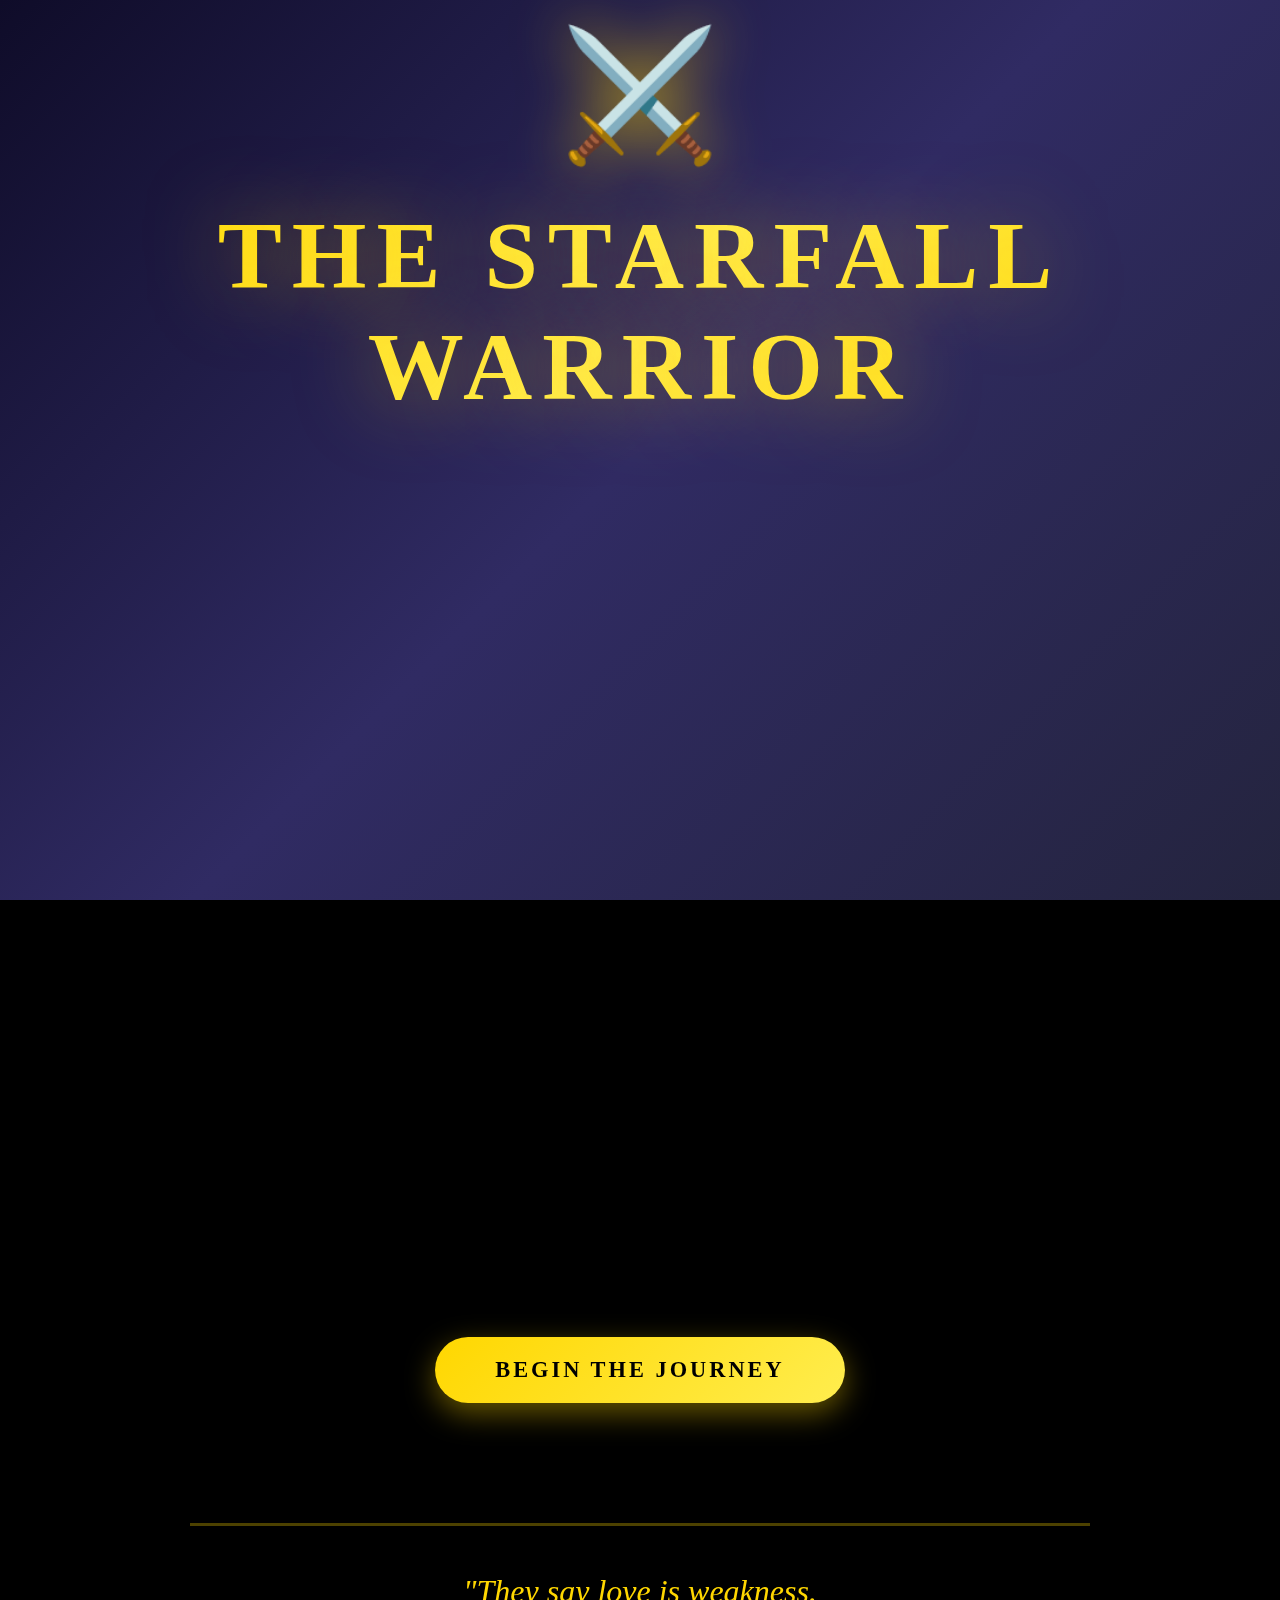
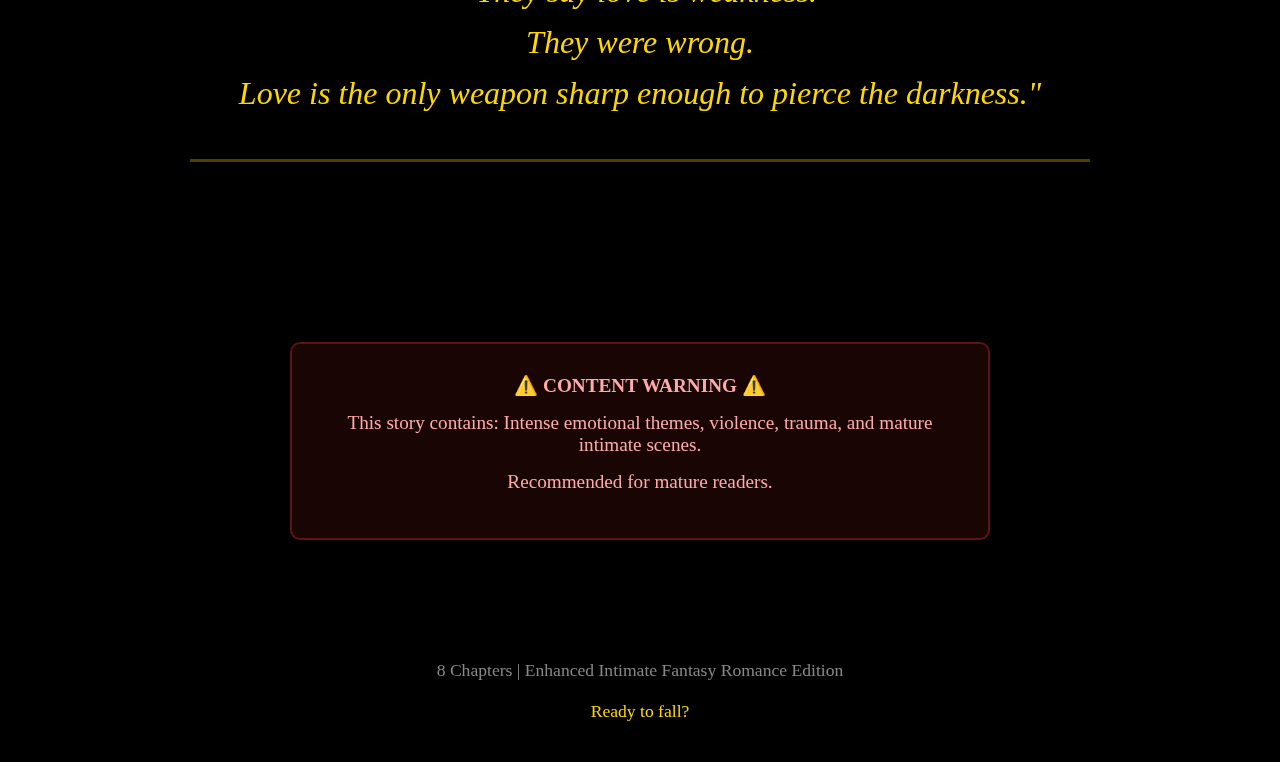
<file: index.html>
<!DOCTYPE html>
<html lang="en">
<head>
    <meta charset="UTF-8">
    <meta name="viewport" content="width=device-width, initial-scale=1.0">
    <title>The Starfall Warrior</title>
    <link rel="stylesheet" href="index-style.css">
</head>
<body>
    <!-- Background Animation -->
    <div class="bg-animation"></div>
    
    <!-- Falling Stars -->
    <div class="stars" id="stars"></div>

    <!-- Hero Section -->
    <div class="hero">
        <div class="sword-icon">⚔️</div>
        <h1>THE STARFALL WARRIOR</h1>
        <p class="tagline">A Tale of Destiny, Desire, and Darkness</p>
        
        <!-- Teaser -->
        <div class="teaser">
            <p>The night sky <span class="emphasis">bled</span> with falling stars.</p>
            
            <p>Kael Thornforge was just a blacksmith, until heaven itself chose him to wield a sword forged from starlight and bear the weight of humanity's final hope.</p>
            
            <p>Lyra Moonwhisper was the <span class="emphasis">Ice Queen</span> of the Moon Temple, carved into perfection by years of cruelty, taught that feeling was weakness, that love was a lie.</p>
            
            <p>Together, they must face the Dark Lord Malachar and his army of nightmares. But their greatest battle isn't with shadow beasts or ancient evil.</p>
            
            <p>It's with each other.</p>
            
            <p>And with the terrifying possibility that <span class="emphasis">loving someone might hurt more than dying for them</span>.</p>
        </div>

        <a href="chapter1.html" class="cta-button">BEGIN THE JOURNEY</a>
    </div>

    <!-- Quote Section -->
    <div class="quote-section">
        <div class="quote">
            "They say love is weakness.<br>
            They were wrong.<br>
            Love is the only weapon sharp enough to pierce the darkness."
        </div>
    </div>

    <!-- Warning -->
    <div class="warning">
        <p><strong>⚠️ CONTENT WARNING ⚠️</strong></p>
        <p>This story contains: Intense emotional themes, violence, trauma, and mature intimate scenes.</p>
        <p>Recommended for mature readers.</p>
    </div>

    <!-- Footer -->
    <footer>
        <p>8 Chapters | Enhanced Intimate Fantasy Romance Edition</p>
        <p style="margin-top: 20px; color: #ffd700;">Ready to fall?</p>
    </footer>

    <script src="script.js"></script>
</body>
</html>
</file>
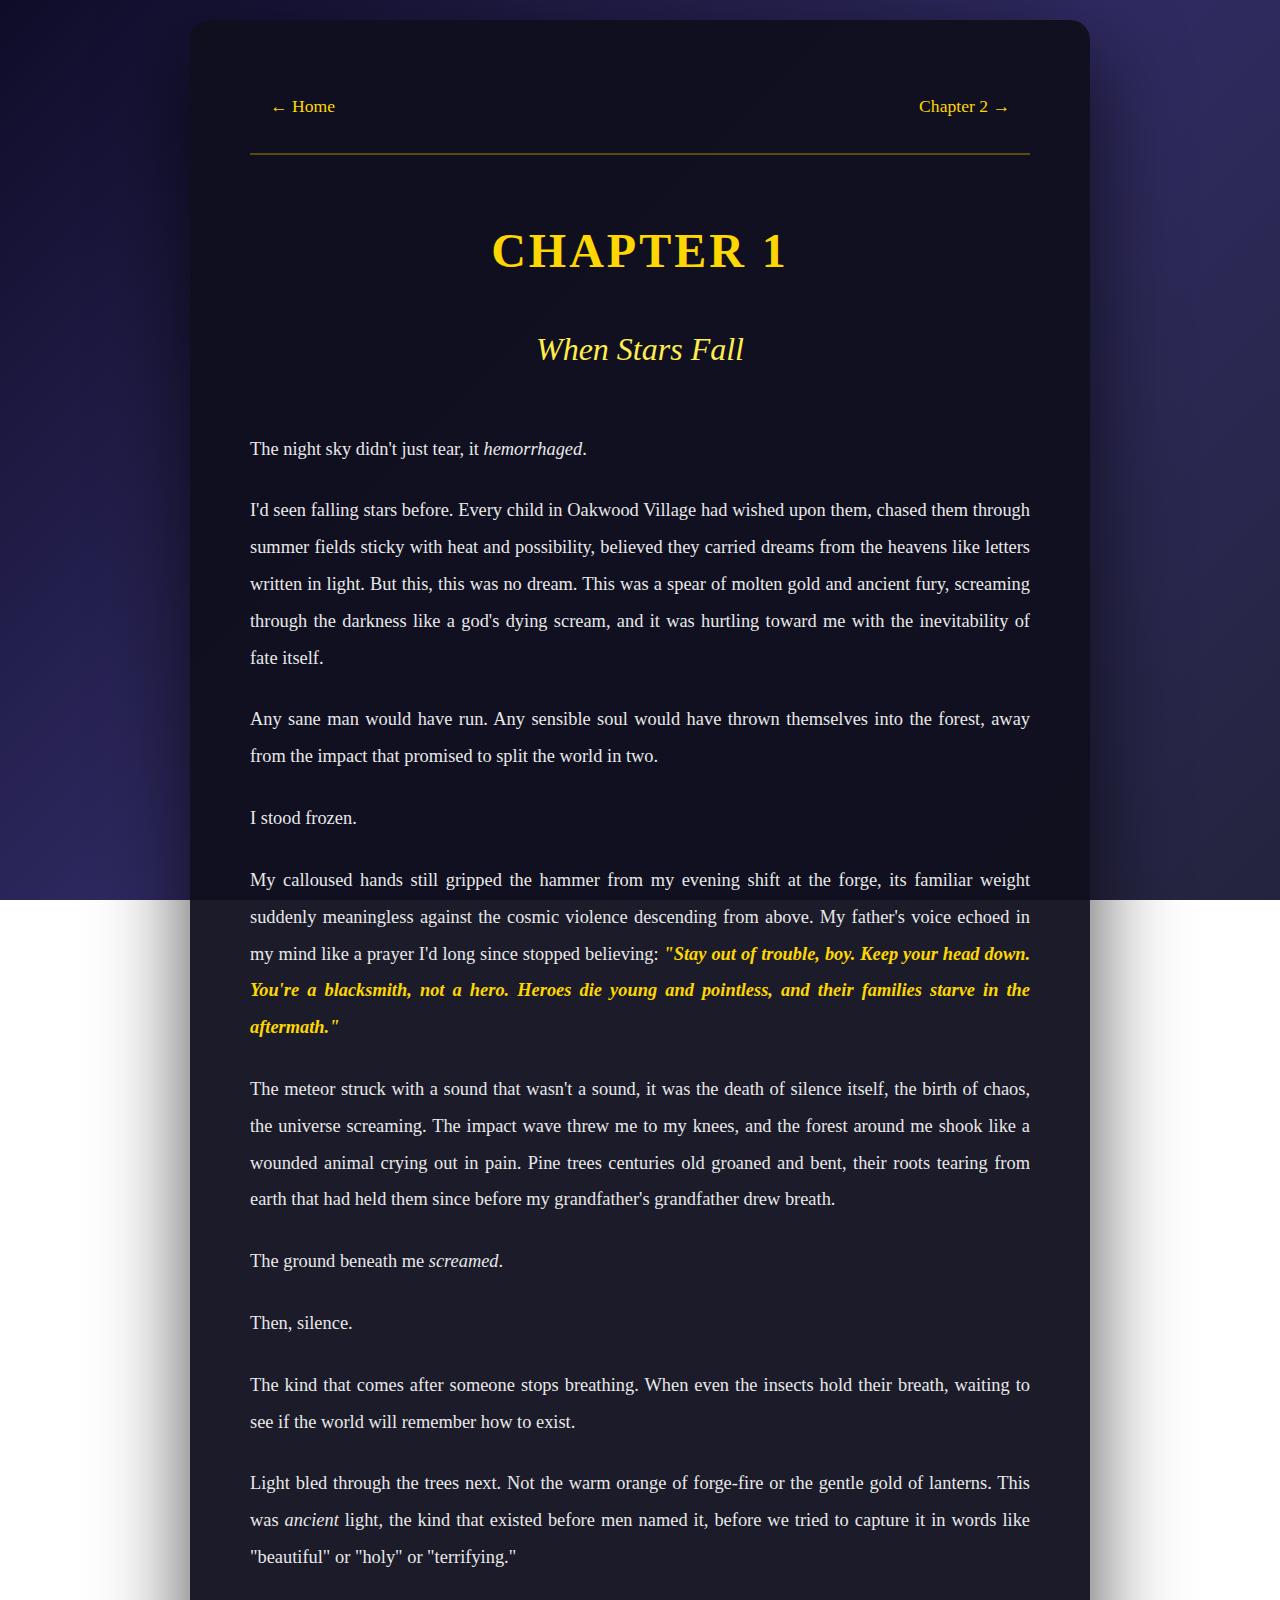
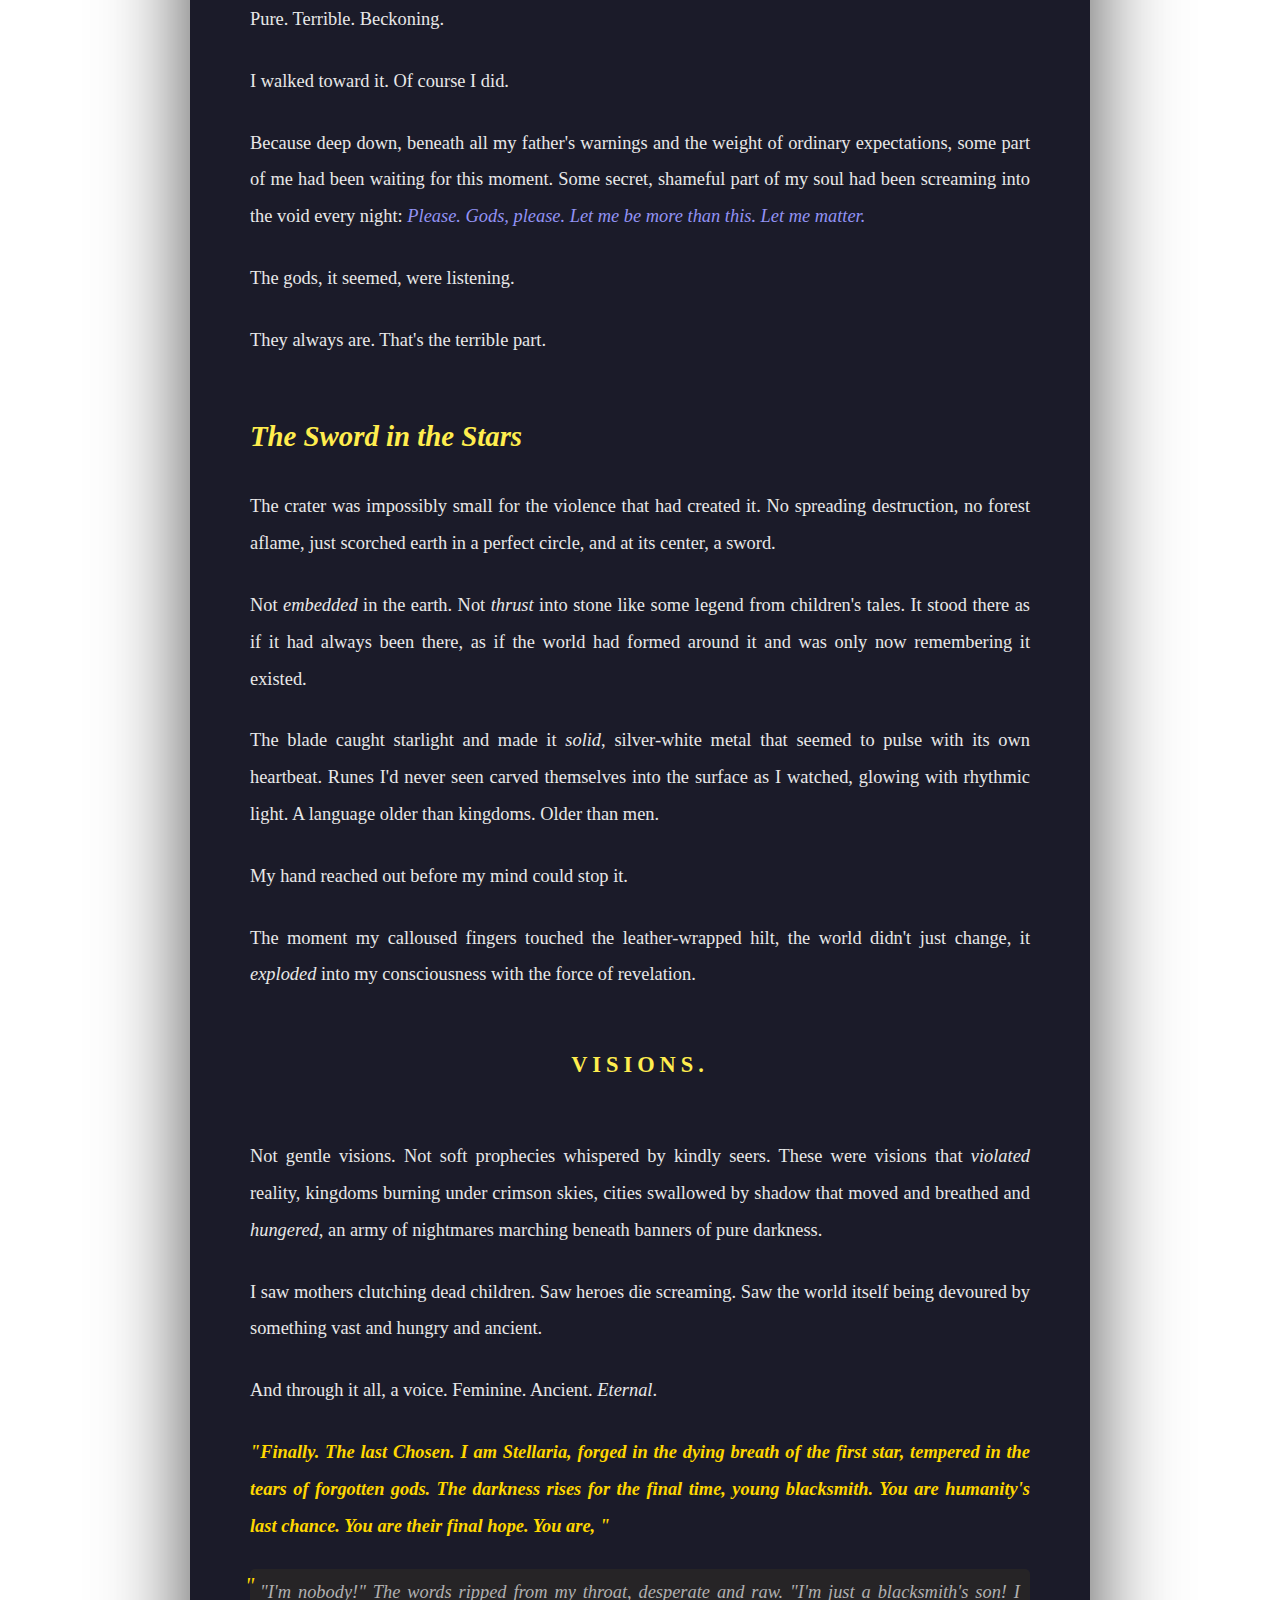
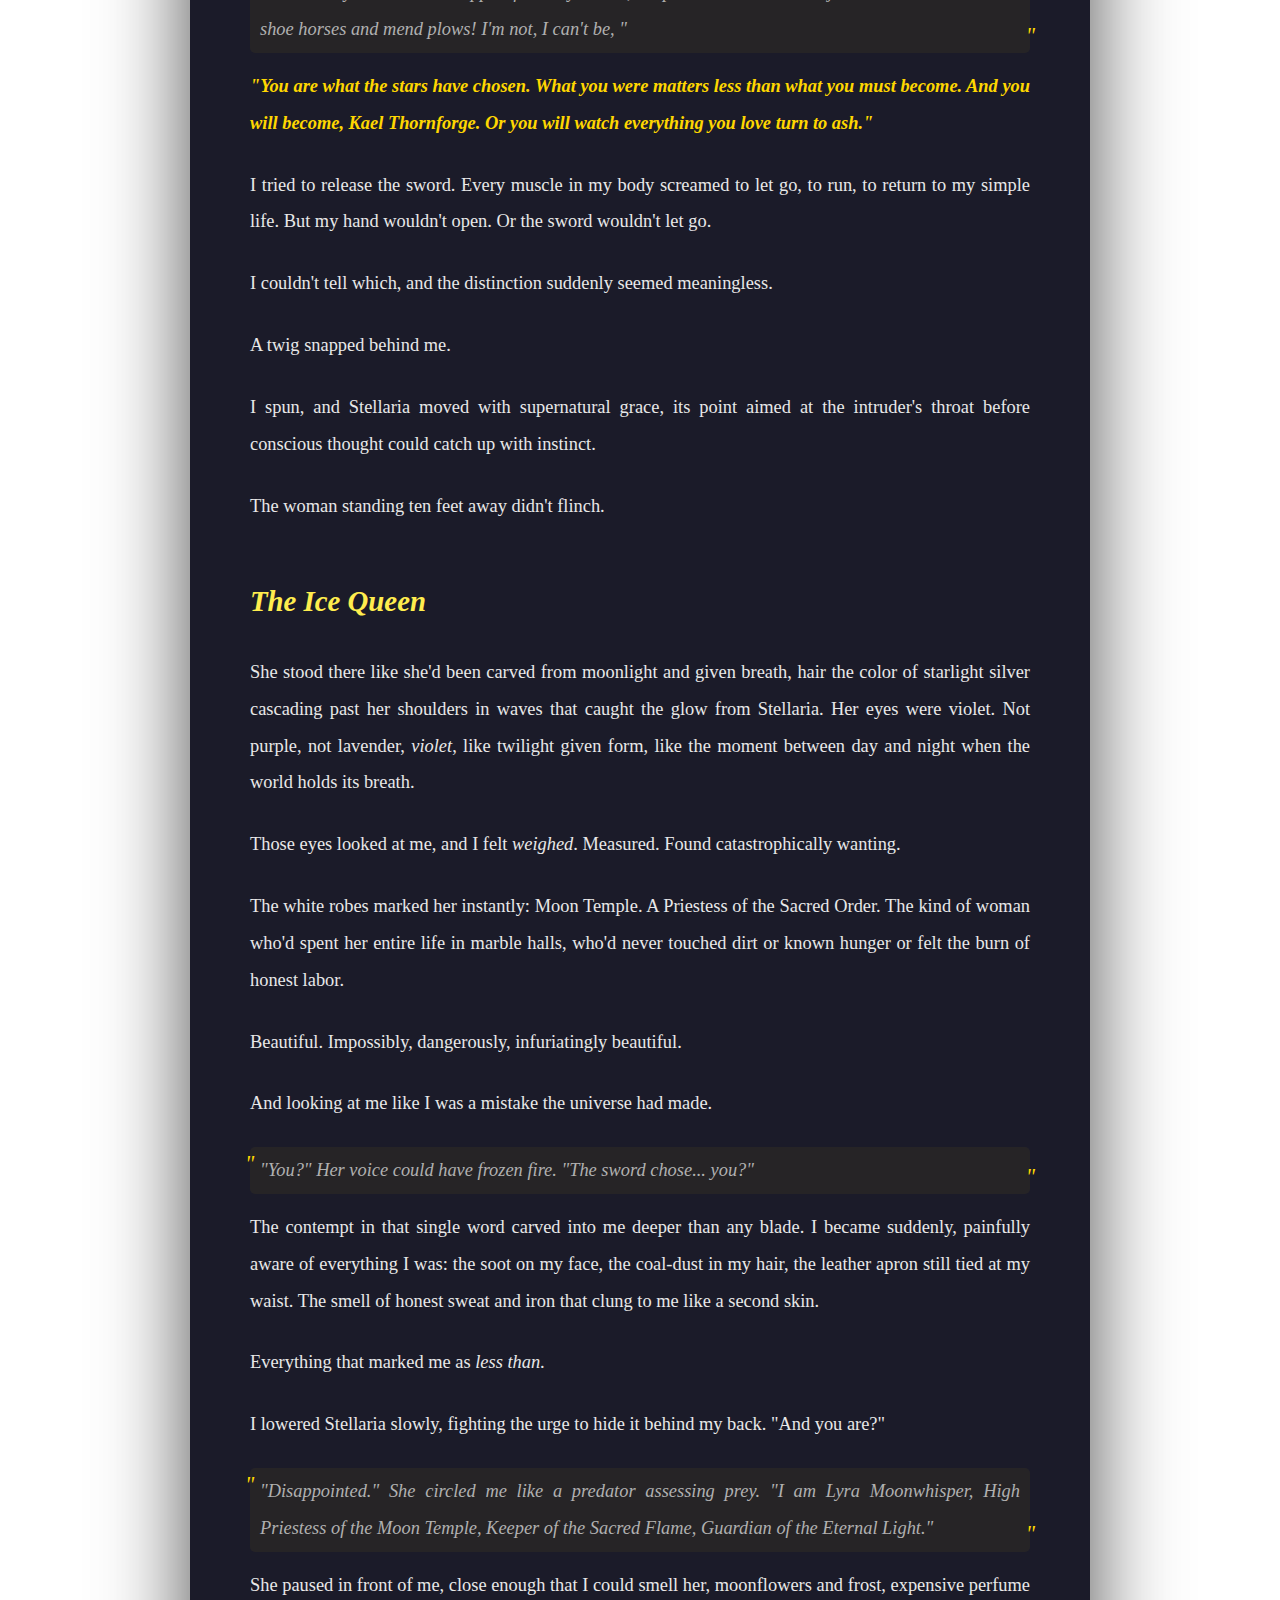
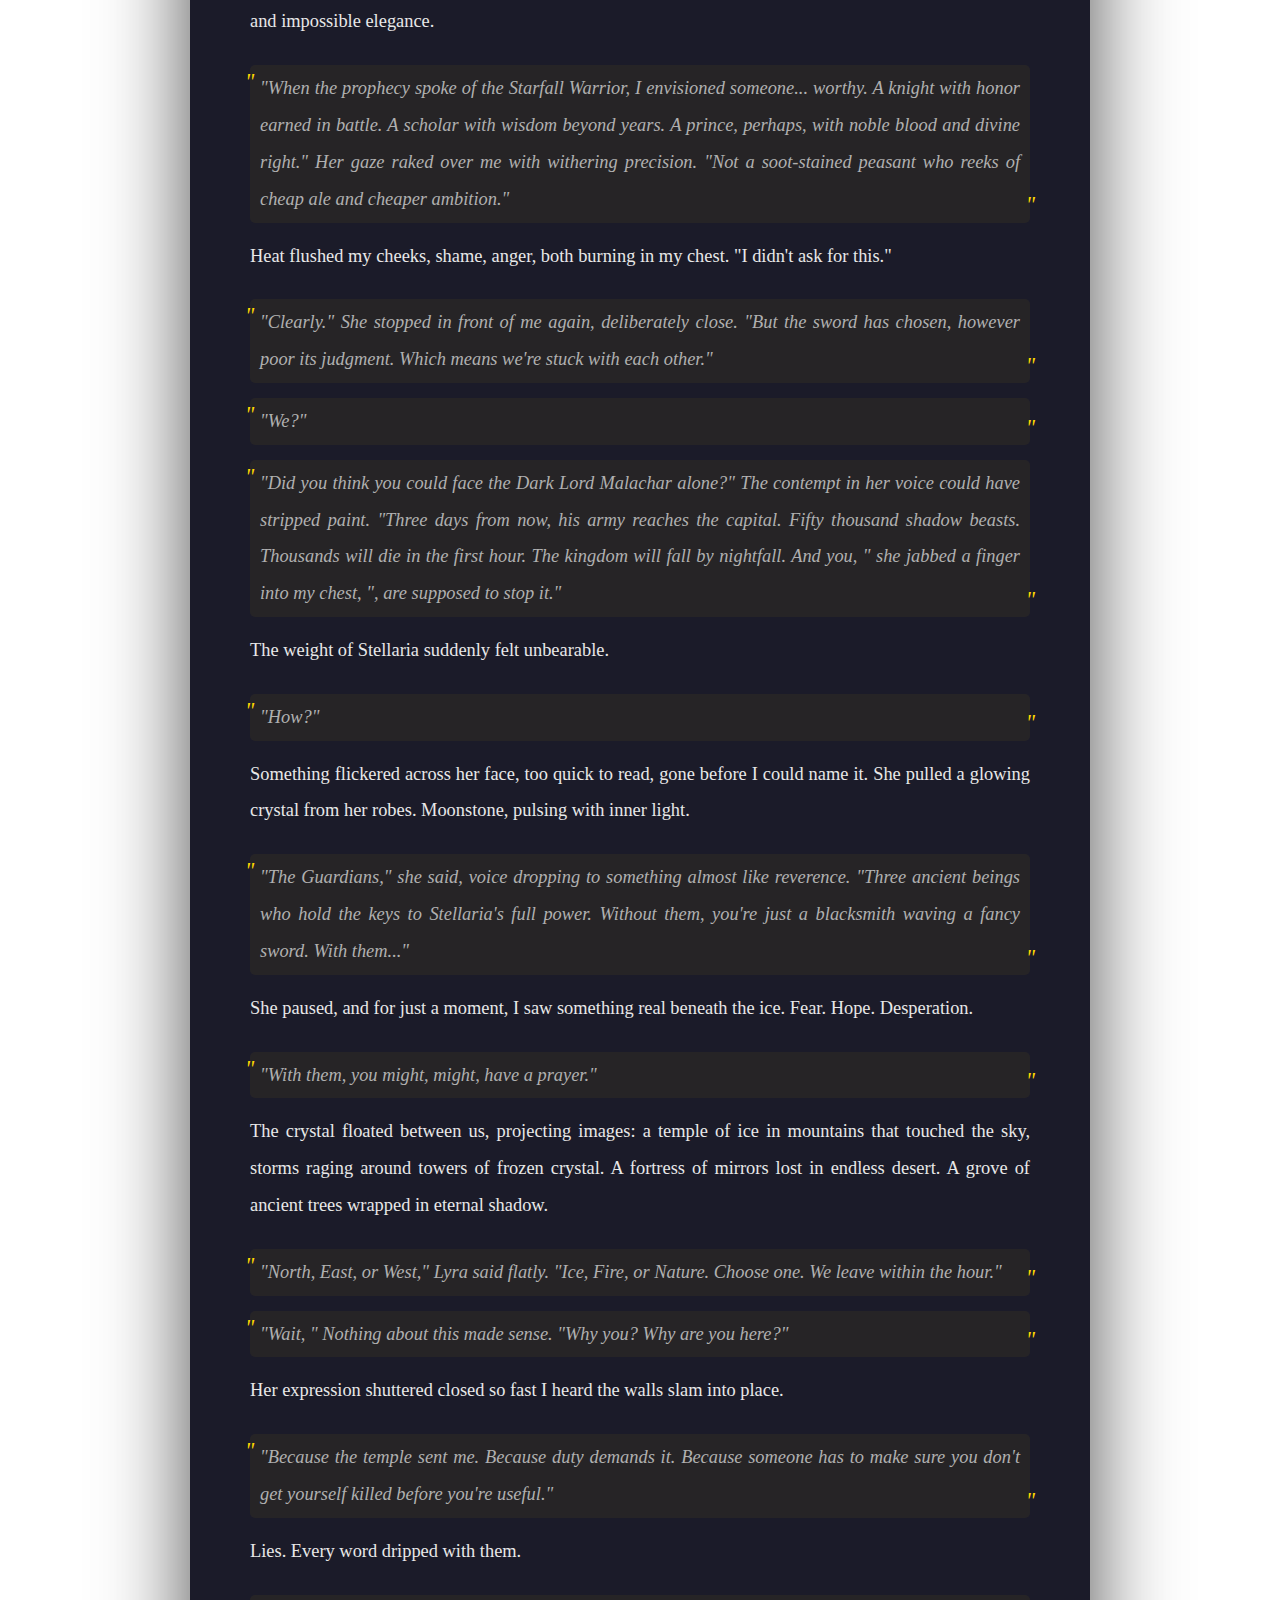
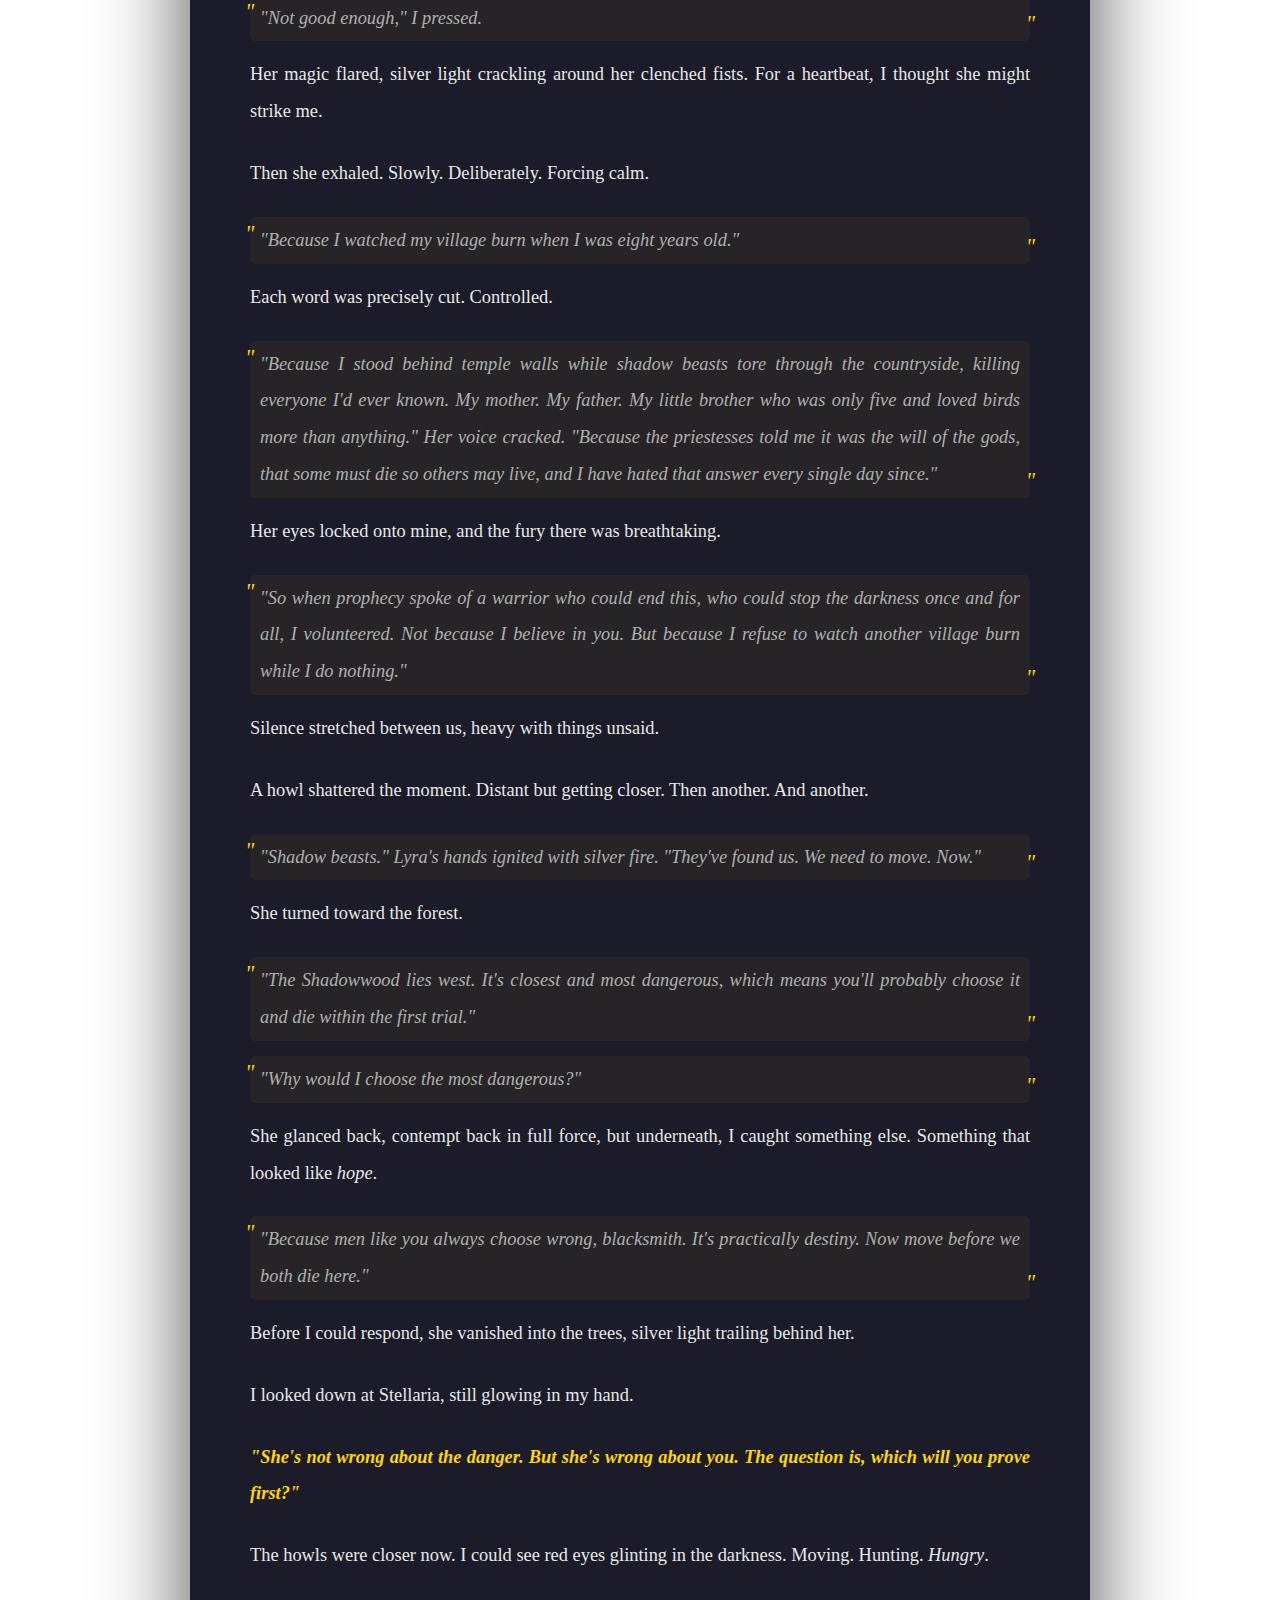
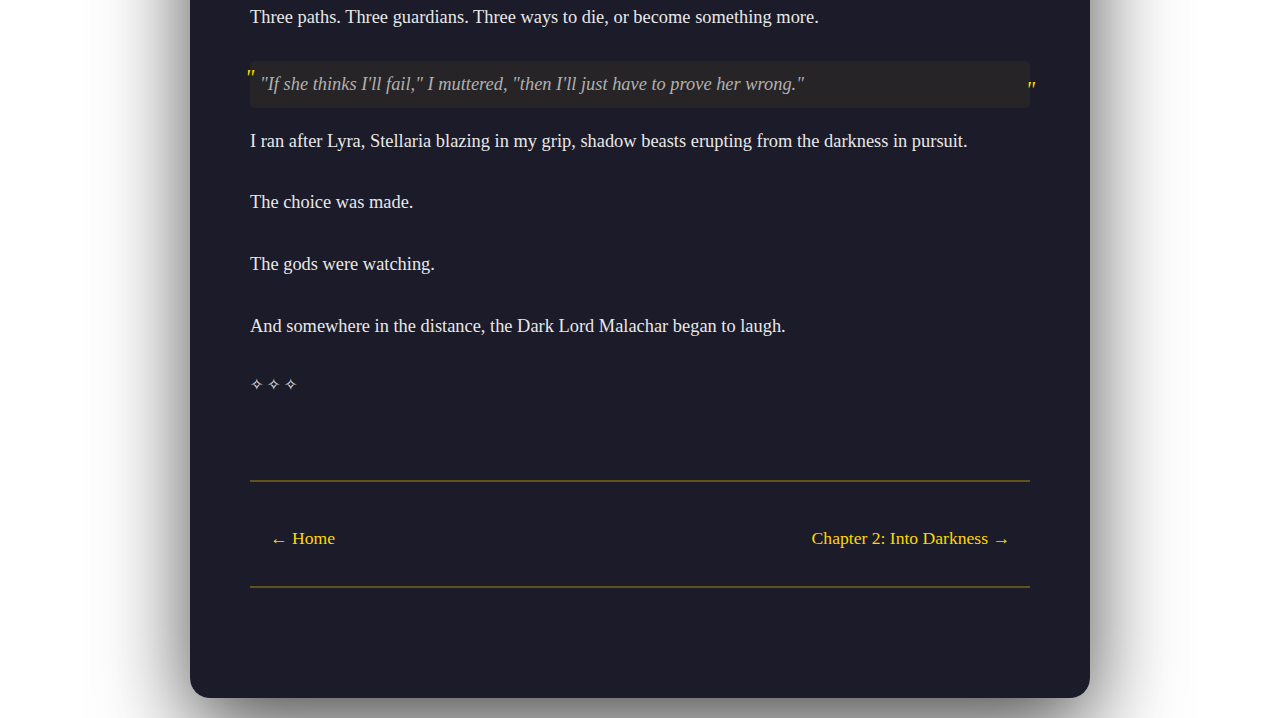
<file: chapter1.html>
<!DOCTYPE html>
<html lang="en">
<head>
    <meta charset="UTF-8">
    <meta name="viewport" content="width=device-width, initial-scale=1.0">
    <title>Chapter 1: When Stars Fall | The Starfall Warrior</title>
    <link rel="stylesheet" href="style.css">
</head>
<body>
<div class="container">
    
    <div class="nav">
        <a href="index.html">← Home</a>
        <a href="chapter2.html">Chapter 2 →</a>
    </div>

    <h1>CHAPTER 1</h1>
    <p class="chapter-title">When Stars Fall</p>

    <p>The night sky didn't just tear, it <em>hemorrhaged</em>.</p>

    <p>I'd seen falling stars before. Every child in Oakwood Village had wished upon them, chased them through summer fields sticky with heat and possibility, believed they carried dreams from the heavens like letters written in light. But this, this was no dream. This was a spear of molten gold and ancient fury, screaming through the darkness like a god's dying scream, and it was hurtling toward me with the inevitability of fate itself.</p>

    <p>Any sane man would have run. Any sensible soul would have thrown themselves into the forest, away from the impact that promised to split the world in two.</p>

    <p>I stood frozen.</p>

    <p>My calloused hands still gripped the hammer from my evening shift at the forge, its familiar weight suddenly meaningless against the cosmic violence descending from above. My father's voice echoed in my mind like a prayer I'd long since stopped believing: <span class="emphasis">"Stay out of trouble, boy. Keep your head down. You're a blacksmith, not a hero. Heroes die young and pointless, and their families starve in the aftermath."</span></p>

    <p>The meteor struck with a sound that wasn't a sound, it was the death of silence itself, the birth of chaos, the universe screaming. The impact wave threw me to my knees, and the forest around me shook like a wounded animal crying out in pain. Pine trees centuries old groaned and bent, their roots tearing from earth that had held them since before my grandfather's grandfather drew breath.</p>

    <p>The ground beneath me <em>screamed</em>.</p>

    <p>Then, silence.</p>

    <p>The kind that comes after someone stops breathing. When even the insects hold their breath, waiting to see if the world will remember how to exist.</p>

    <p>Light bled through the trees next. Not the warm orange of forge-fire or the gentle gold of lanterns. This was <em>ancient</em> light, the kind that existed before men named it, before we tried to capture it in words like "beautiful" or "holy" or "terrifying."</p>

    <p>Pure. Terrible. Beckoning.</p>

    <p>I walked toward it. Of course I did.</p>

    <p>Because deep down, beneath all my father's warnings and the weight of ordinary expectations, some part of me had been waiting for this moment. Some secret, shameful part of my soul had been screaming into the void every night: <span class="internal-thought">Please. Gods, please. Let me be more than this. Let me matter.</span></p>

    <p>The gods, it seemed, were listening.</p>

    <p>They always are. That's the terrible part.</p>

    <h3>The Sword in the Stars</h3>

    <p>The crater was impossibly small for the violence that had created it. No spreading destruction, no forest aflame, just scorched earth in a perfect circle, and at its center, a sword.</p>

    <p>Not <em>embedded</em> in the earth. Not <em>thrust</em> into stone like some legend from children's tales. It stood there as if it had always been there, as if the world had formed around it and was only now remembering it existed.</p>

    <p>The blade caught starlight and made it <em>solid</em>, silver-white metal that seemed to pulse with its own heartbeat. Runes I'd never seen carved themselves into the surface as I watched, glowing with rhythmic light. A language older than kingdoms. Older than men.</p>

    <p>My hand reached out before my mind could stop it.</p>

    <p>The moment my calloused fingers touched the leather-wrapped hilt, the world didn't just change, it <em>exploded</em> into my consciousness with the force of revelation.</p>

    <p class="dramatic">Visions.</p>

    <p>Not gentle visions. Not soft prophecies whispered by kindly seers. These were visions that <em>violated</em> reality, kingdoms burning under crimson skies, cities swallowed by shadow that moved and breathed and <em>hungered</em>, an army of nightmares marching beneath banners of pure darkness.</p>

    <p>I saw mothers clutching dead children. Saw heroes die screaming. Saw the world itself being devoured by something vast and hungry and ancient.</p>

    <p>And through it all, a voice. Feminine. Ancient. <em>Eternal</em>.</p>

    <p class="emphasis">"Finally. The last Chosen. I am Stellaria, forged in the dying breath of the first star, tempered in the tears of forgotten gods. The darkness rises for the final time, young blacksmith. You are humanity's last chance. You are their final hope. You are, "</p>

    <p class="dialogue">"I'm nobody!" The words ripped from my throat, desperate and raw. "I'm just a blacksmith's son! I shoe horses and mend plows! I'm not, I can't be, "</p>

    <p class="emphasis">"You are what the stars have chosen. What you were matters less than what you must become. And you will become, Kael Thornforge. Or you will watch everything you love turn to ash."</p>

    <p>I tried to release the sword. Every muscle in my body screamed to let go, to run, to return to my simple life. But my hand wouldn't open. Or the sword wouldn't let go.</p>

    <p>I couldn't tell which, and the distinction suddenly seemed meaningless.</p>

    <p>A twig snapped behind me.</p>

    <p>I spun, and Stellaria moved with supernatural grace, its point aimed at the intruder's throat before conscious thought could catch up with instinct.</p>

    <p>The woman standing ten feet away didn't flinch.</p>

    <h3>The Ice Queen</h3>

    <p>She stood there like she'd been carved from moonlight and given breath, hair the color of starlight silver cascading past her shoulders in waves that caught the glow from Stellaria. Her eyes were violet. Not purple, not lavender, <em>violet</em>, like twilight given form, like the moment between day and night when the world holds its breath.</p>

    <p>Those eyes looked at me, and I felt <em>weighed</em>. Measured. Found catastrophically wanting.</p>

    <p>The white robes marked her instantly: Moon Temple. A Priestess of the Sacred Order. The kind of woman who'd spent her entire life in marble halls, who'd never touched dirt or known hunger or felt the burn of honest labor.</p>

    <p>Beautiful. Impossibly, dangerously, infuriatingly beautiful.</p>

    <p>And looking at me like I was a mistake the universe had made.</p>

    <p class="dialogue">"You?" Her voice could have frozen fire. "The sword chose... <em>you</em>?"</p>

    <p>The contempt in that single word carved into me deeper than any blade. I became suddenly, painfully aware of everything I was: the soot on my face, the coal-dust in my hair, the leather apron still tied at my waist. The smell of honest sweat and iron that clung to me like a second skin.</p>

    <p>Everything that marked me as <em>less than</em>.</p>

    <p>I lowered Stellaria slowly, fighting the urge to hide it behind my back. "And you are?"</p>

    <p class="dialogue">"Disappointed." She circled me like a predator assessing prey. "I am Lyra Moonwhisper, High Priestess of the Moon Temple, Keeper of the Sacred Flame, Guardian of the Eternal Light."</p>

    <p>She paused in front of me, close enough that I could smell her, moonflowers and frost, expensive perfume and impossible elegance.</p>

    <p class="dialogue">"When the prophecy spoke of the Starfall Warrior, I envisioned someone... <em>worthy</em>. A knight with honor earned in battle. A scholar with wisdom beyond years. A prince, perhaps, with noble blood and divine right." Her gaze raked over me with withering precision. "Not a soot-stained peasant who reeks of cheap ale and cheaper ambition."</p>

    <p>Heat flushed my cheeks, shame, anger, both burning in my chest. "I didn't ask for this."</p>

    <p class="dialogue">"Clearly." She stopped in front of me again, deliberately close. "But the sword has chosen, however poor its judgment. Which means we're stuck with each other."</p>

    <p class="dialogue">"We?"</p>

    <p class="dialogue">"Did you think you could face the Dark Lord Malachar alone?" The contempt in her voice could have stripped paint. "Three days from now, his army reaches the capital. Fifty thousand shadow beasts. Thousands will die in the first hour. The kingdom will fall by nightfall. And you, " she jabbed a finger into my chest, ", are supposed to stop it."</p>

    <p>The weight of Stellaria suddenly felt unbearable.</p>

    <p class="dialogue">"How?"</p>

    <p>Something flickered across her face, too quick to read, gone before I could name it. She pulled a glowing crystal from her robes. Moonstone, pulsing with inner light.</p>

    <p class="dialogue">"The Guardians," she said, voice dropping to something almost like reverence. "Three ancient beings who hold the keys to Stellaria's full power. Without them, you're just a blacksmith waving a fancy sword. With them..."</p>

    <p>She paused, and for just a moment, I saw something real beneath the ice. Fear. Hope. Desperation.</p>

    <p class="dialogue">"With them, you might, <em>might</em>, have a prayer."</p>

    <p>The crystal floated between us, projecting images: a temple of ice in mountains that touched the sky, storms raging around towers of frozen crystal. A fortress of mirrors lost in endless desert. A grove of ancient trees wrapped in eternal shadow.</p>

    <p class="dialogue">"North, East, or West," Lyra said flatly. "Ice, Fire, or Nature. Choose one. We leave within the hour."</p>

    <p class="dialogue">"Wait, " Nothing about this made sense. "Why you? Why are <em>you</em> here?"</p>

    <p>Her expression shuttered closed so fast I heard the walls slam into place.</p>

    <p class="dialogue">"Because the temple sent me. Because duty demands it. Because someone has to make sure you don't get yourself killed before you're useful."</p>

    <p>Lies. Every word dripped with them.</p>

    <p class="dialogue">"Not good enough," I pressed.</p>

    <p>Her magic flared, silver light crackling around her clenched fists. For a heartbeat, I thought she might strike me.</p>

    <p>Then she exhaled. Slowly. Deliberately. Forcing calm.</p>

    <p class="dialogue">"Because I watched my village burn when I was eight years old."</p>

    <p>Each word was precisely cut. Controlled.</p>

    <p class="dialogue">"Because I stood behind temple walls while shadow beasts tore through the countryside, killing everyone I'd ever known. My mother. My father. My little brother who was only five and loved birds more than anything." Her voice cracked. "Because the priestesses told me it was the will of the gods, that some must die so others may live, and I have <em>hated</em> that answer every single day since."</p>

    <p>Her eyes locked onto mine, and the fury there was breathtaking.</p>

    <p class="dialogue">"So when prophecy spoke of a warrior who could end this, who could stop the darkness once and for all, I volunteered. Not because I believe in you. But because I refuse to watch another village burn while I do nothing."</p>

    <p>Silence stretched between us, heavy with things unsaid.</p>

    <p>A howl shattered the moment. Distant but getting closer. Then another. And another.</p>

    <p class="dialogue">"Shadow beasts." Lyra's hands ignited with silver fire. "They've found us. We need to move. <em>Now</em>."</p>

    <p>She turned toward the forest.</p>

    <p class="dialogue">"The Shadowwood lies west. It's closest and most dangerous, which means you'll probably choose it and die within the first trial."</p>

    <p class="dialogue">"Why would I choose the most dangerous?"</p>

    <p>She glanced back, contempt back in full force, but underneath, I caught something else. Something that looked like <em>hope</em>.</p>

    <p class="dialogue">"Because men like you always choose wrong, blacksmith. It's practically destiny. Now move before we both die here."</p>

    <p>Before I could respond, she vanished into the trees, silver light trailing behind her.</p>

    <p>I looked down at Stellaria, still glowing in my hand.</p>

    <p class="emphasis">"She's not wrong about the danger. But she's wrong about you. The question is, which will you prove first?"</p>

    <p>The howls were closer now. I could see red eyes glinting in the darkness. Moving. Hunting. <em>Hungry</em>.</p>

    <p>Three paths. Three guardians. Three ways to die, or become something more.</p>

    <p class="dialogue">"If she thinks I'll fail," I muttered, "then I'll just have to prove her wrong."</p>

    <p>I ran after Lyra, Stellaria blazing in my grip, shadow beasts erupting from the darkness in pursuit.</p>

    <p>The choice was made.</p>

    <p>The gods were watching.</p>

    <p>And somewhere in the distance, the Dark Lord Malachar began to laugh.</p>

    <div class="scene-break">✧ ✧ ✧</div>

    <div class="nav" style="margin-top:80px;border-top:2px solid rgba(255,215,0,0.3);padding-top:30px">
        <a href="index.html">← Home</a>
        <a href="chapter2.html">Chapter 2: Into Darkness →</a>
    </div>

</div>
</body>
</html>
</file>
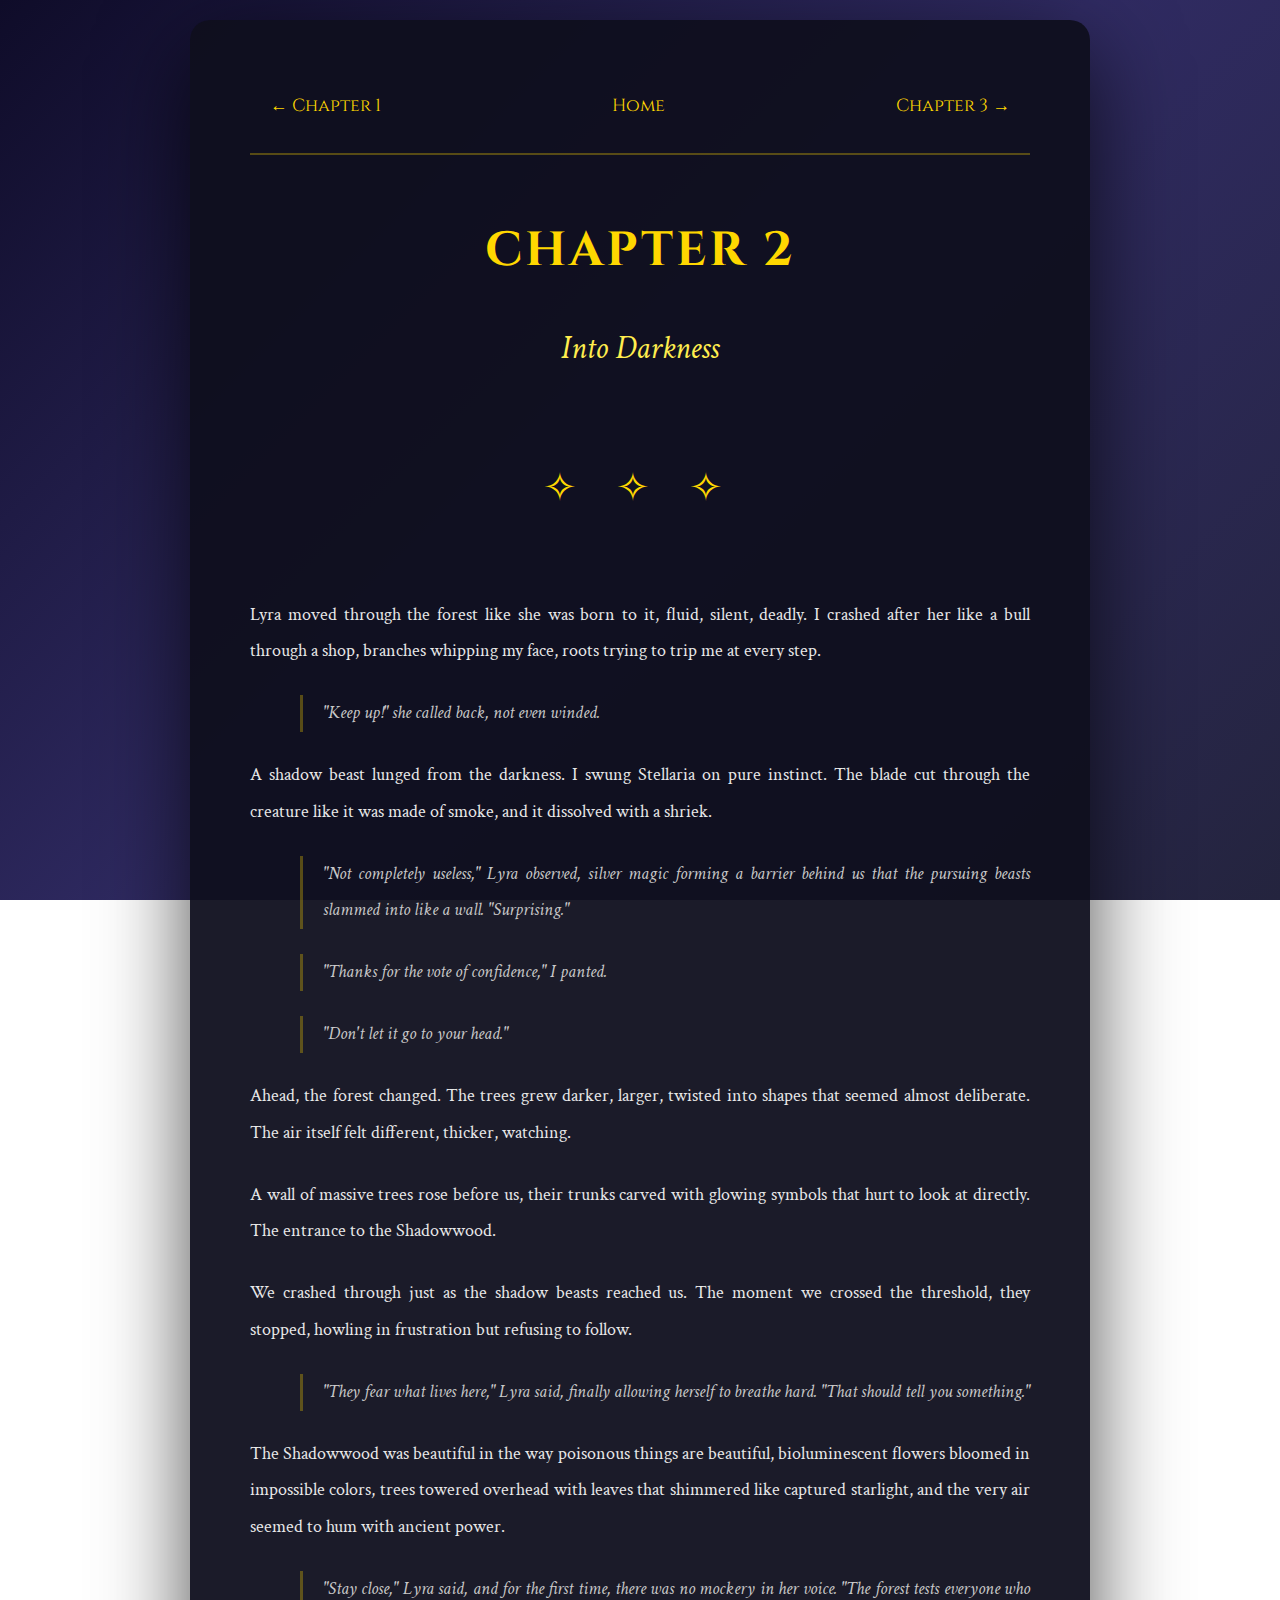
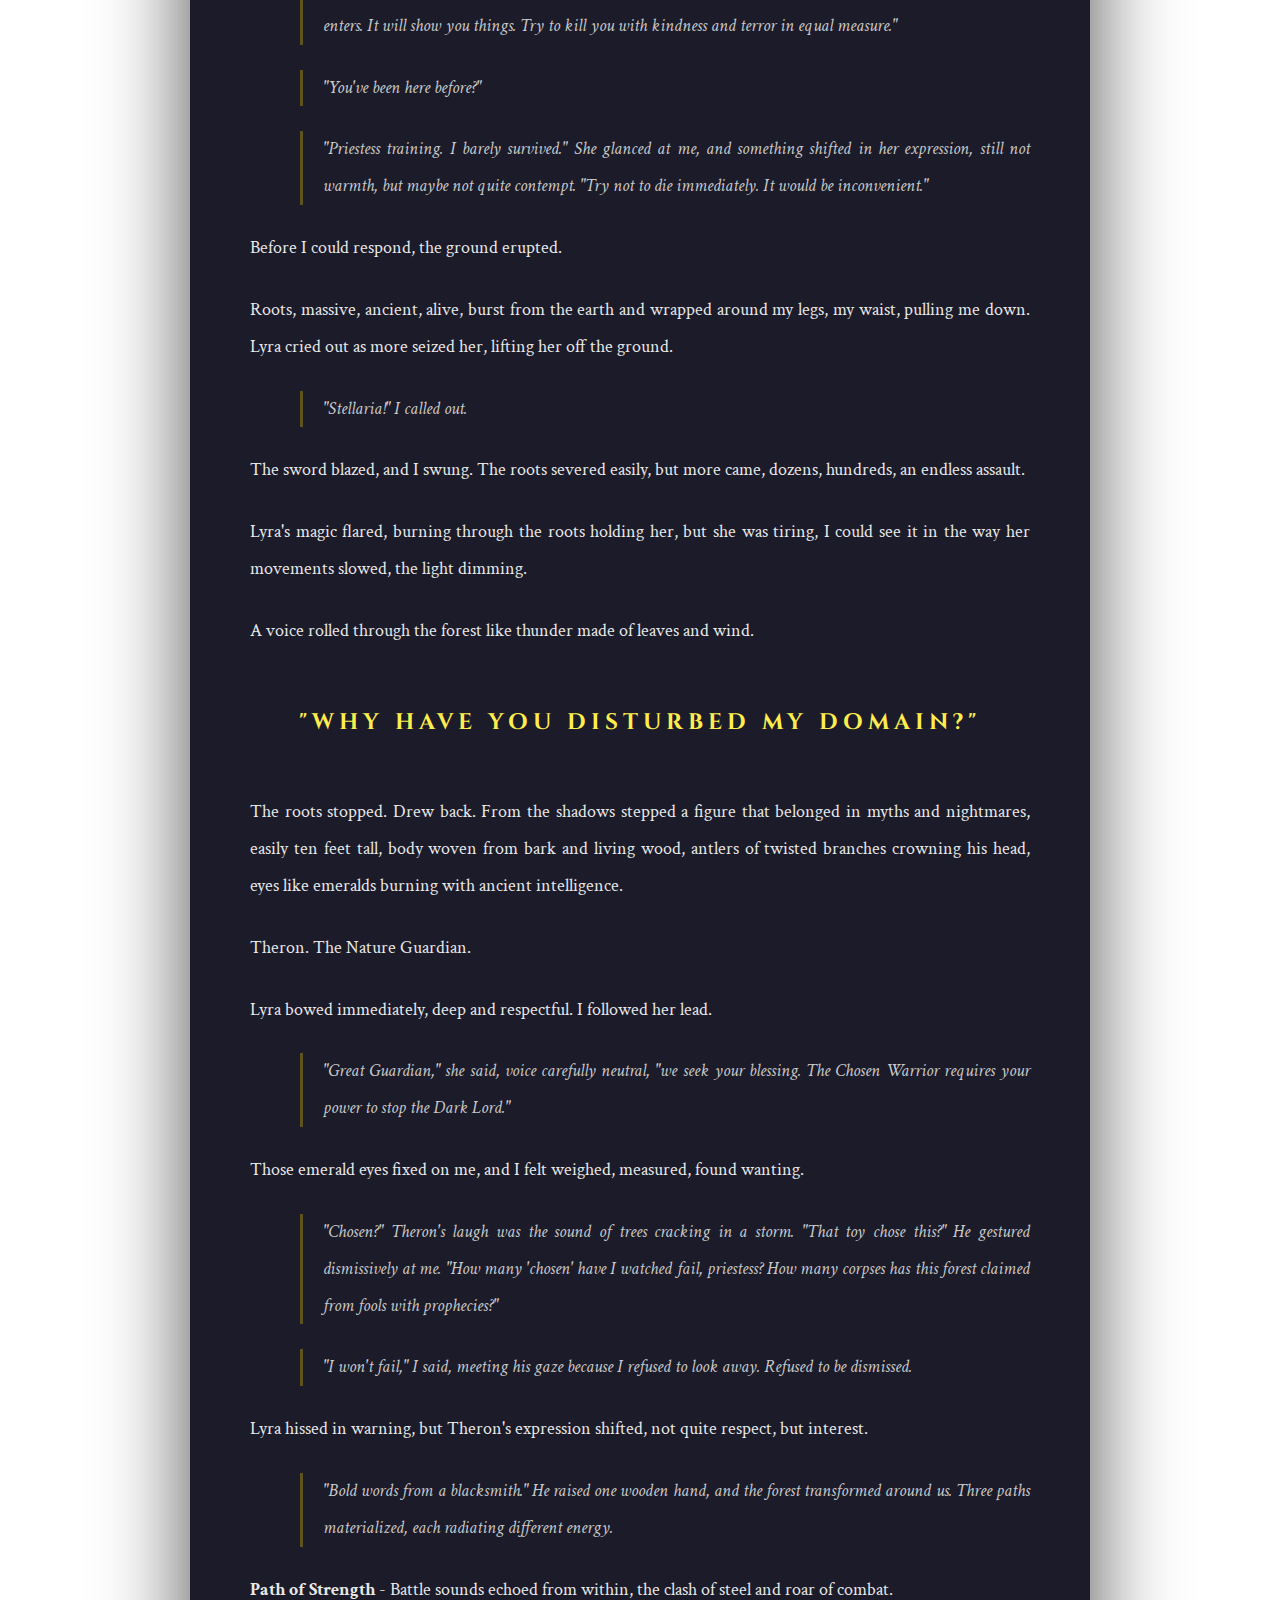
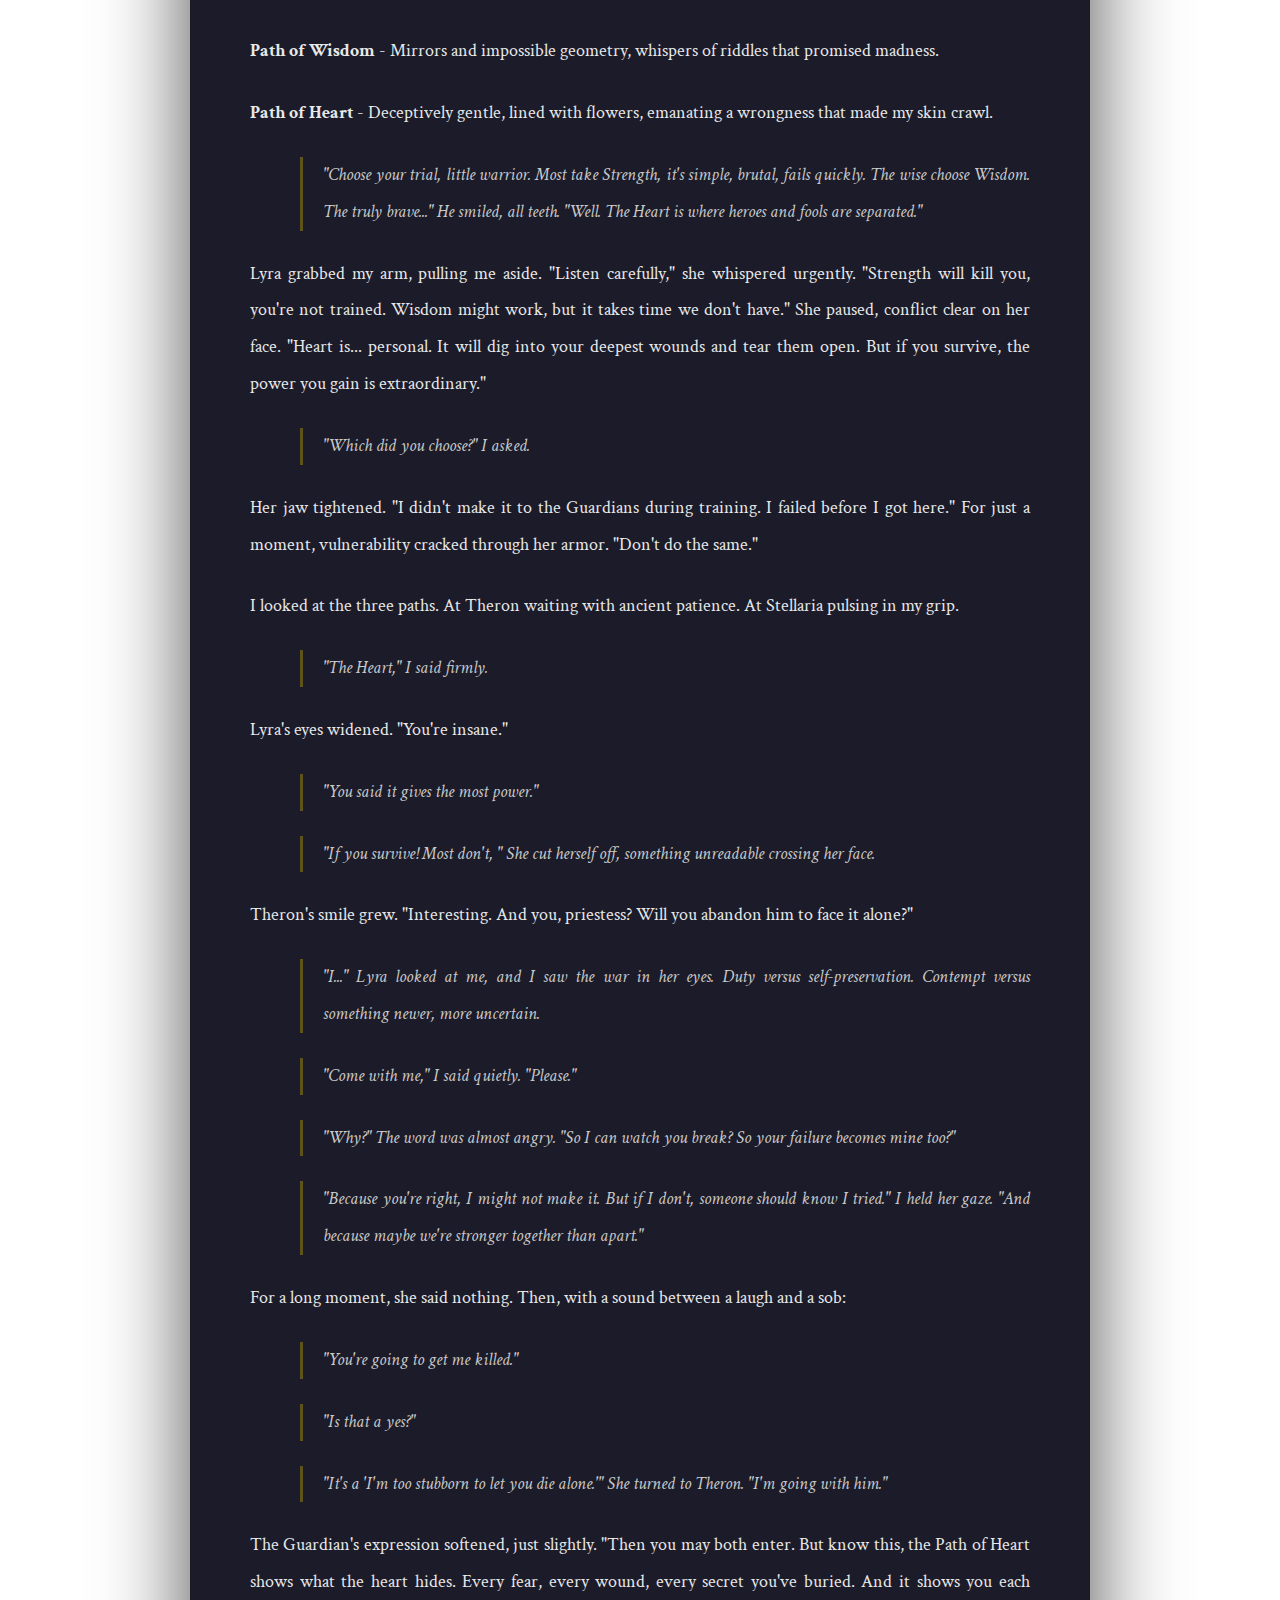
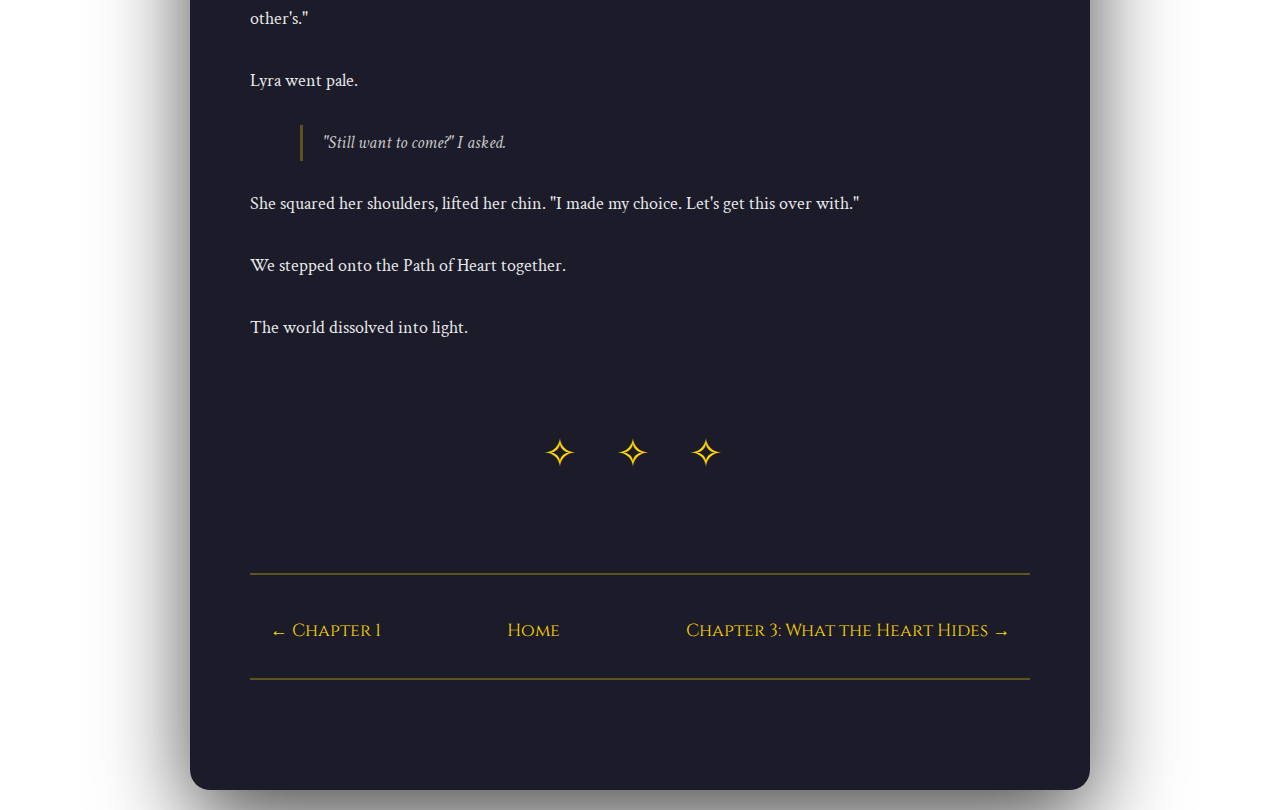
<file: chapter2.html>
<!DOCTYPE html>
<html lang="en">
<head>
    <meta charset="UTF-8">
    <meta name="viewport" content="width=device-width, initial-scale=1.0">
    <title>Chapter 2: Into Darkness | The Starfall Warrior</title>
    <style>
        @import url('https://fonts.googleapis.com/css2?family=Cinzel:wght@400;600;700&family=Crimson+Text:ital,wght@0,400;0,600;1,400&display=swap');
        *{margin:0;padding:0;box-sizing:border-box}
        body{font-family:'Crimson Text',serif;background:linear-gradient(135deg,#0f0c29,#302b63,#24243e);background-attachment:fixed;color:#e8e8e8;line-height:1.9;padding:20px}
        .container{max-width:900px;margin:0 auto;background:rgba(15,15,30,0.95);padding:60px;border-radius:20px;box-shadow:0 30px 90px rgba(0,0,0,0.7)}
        .nav{display:flex;justify-content:space-between;margin-bottom:50px;padding-bottom:20px;border-bottom:2px solid rgba(255,215,0,0.3)}
        .nav a{color:#ffd700;text-decoration:none;font-family:'Cinzel',serif;font-size:1.1em;transition:all 0.3s;padding:10px 20px;border-radius:5px}
        .nav a:hover{background:rgba(255,215,0,0.2);transform:scale(1.05)}
        h1{font-family:'Cinzel',serif;font-size:3em;color:#ffd700;text-align:center;margin-bottom:20px;letter-spacing:3px}
        .chapter-title{font-size:2em;color:#ffed4e;text-align:center;font-style:italic;margin-bottom:50px}
        h3{font-family:'Cinzel',serif;font-size:1.8em;color:#ffed4e;margin:50px 0 25px;font-style:italic}
        p{margin-bottom:25px;font-size:1.15em;text-align:justify;line-height:2}
        .emphasis{font-style:italic;color:#ffd700;font-weight:600}
        .dialogue{margin-left:50px;font-style:italic;color:#c8c8c8;border-left:3px solid rgba(255,215,0,0.3);padding-left:20px}
        .dramatic{font-family:'Cinzel',serif;font-weight:700;font-size:1.4em;color:#ffed4e;text-align:center;margin:50px 0;letter-spacing:5px;text-transform:uppercase}
        .scene-break{text-align:center;margin:70px 0;color:#ffd700;font-size:2.5em;letter-spacing:15px}
        @media(max-width:768px){.container{padding:30px 20px}h1{font-size:2em}.nav{flex-direction:column;gap:10px}}
    </style>
</head>
<body>
<div class="container">
    
    <div class="nav">
        <a href="chapter1.html">← Chapter 1</a>
        <a href="index.html">Home</a>
        <a href="chapter3.html">Chapter 3 →</a>
    </div>

    <h1>CHAPTER 2</h1>
    <p class="chapter-title">Into Darkness</p>

    <div class="scene-break">✧ ✧ ✧</div>

    <p>Lyra moved through the forest like she was born to it, fluid, silent, deadly. I crashed after her like a bull through a shop, branches whipping my face, roots trying to trip me at every step.</p>

    <p class="dialogue">"Keep up!" she called back, not even winded.</p>

    <p>A shadow beast lunged from the darkness. I swung Stellaria on pure instinct. The blade cut through the creature like it was made of smoke, and it dissolved with a shriek.</p>

    <p class="dialogue">"Not completely useless," Lyra observed, silver magic forming a barrier behind us that the pursuing beasts slammed into like a wall. "Surprising."</p>

    <p class="dialogue">"Thanks for the vote of confidence," I panted.</p>

    <p class="dialogue">"Don't let it go to your head."</p>

    <p>Ahead, the forest changed. The trees grew darker, larger, twisted into shapes that seemed almost deliberate. The air itself felt different, thicker, watching.</p>

    <p>A wall of massive trees rose before us, their trunks carved with glowing symbols that hurt to look at directly. The entrance to the Shadowwood.</p>

    <p>We crashed through just as the shadow beasts reached us. The moment we crossed the threshold, they stopped, howling in frustration but refusing to follow.</p>

    <p class="dialogue">"They fear what lives here," Lyra said, finally allowing herself to breathe hard. "That should tell you something."</p>

    <p>The Shadowwood was beautiful in the way poisonous things are beautiful, bioluminescent flowers bloomed in impossible colors, trees towered overhead with leaves that shimmered like captured starlight, and the very air seemed to hum with ancient power.</p>

    <p class="dialogue">"Stay close," Lyra said, and for the first time, there was no mockery in her voice. "The forest tests everyone who enters. It will show you things. Try to kill you with kindness and terror in equal measure."</p>

    <p class="dialogue">"You've been here before?"</p>

    <p class="dialogue">"Priestess training. I barely survived." She glanced at me, and something shifted in her expression, still not warmth, but maybe not quite contempt. "Try not to die immediately. It would be inconvenient."</p>

    <p>Before I could respond, the ground erupted.</p>

    <p>Roots, massive, ancient, alive, burst from the earth and wrapped around my legs, my waist, pulling me down. Lyra cried out as more seized her, lifting her off the ground.</p>

    <p class="dialogue">"Stellaria!" I called out.</p>

    <p>The sword blazed, and I swung. The roots severed easily, but more came, dozens, hundreds, an endless assault.</p>

    <p>Lyra's magic flared, burning through the roots holding her, but she was tiring, I could see it in the way her movements slowed, the light dimming.</p>

    <p>A voice rolled through the forest like thunder made of leaves and wind.</p>

    <p class="dramatic">"WHY HAVE YOU DISTURBED MY DOMAIN?"</p>

    <p>The roots stopped. Drew back. From the shadows stepped a figure that belonged in myths and nightmares, easily ten feet tall, body woven from bark and living wood, antlers of twisted branches crowning his head, eyes like emeralds burning with ancient intelligence.</p>

    <p>Theron. The Nature Guardian.</p>

    <p>Lyra bowed immediately, deep and respectful. I followed her lead.</p>

    <p class="dialogue">"Great Guardian," she said, voice carefully neutral, "we seek your blessing. The Chosen Warrior requires your power to stop the Dark Lord."</p>

    <p>Those emerald eyes fixed on me, and I felt weighed, measured, found wanting.</p>

    <p class="dialogue">"Chosen?" Theron's laugh was the sound of trees cracking in a storm. "That <em>toy</em> chose this?" He gestured dismissively at me. "How many 'chosen' have I watched fail, priestess? How many corpses has this forest claimed from fools with prophecies?"</p>

    <p class="dialogue">"I won't fail," I said, meeting his gaze because I refused to look away. Refused to be dismissed.</p>

    <p>Lyra hissed in warning, but Theron's expression shifted, not quite respect, but interest.</p>

    <p class="dialogue">"Bold words from a blacksmith." He raised one wooden hand, and the forest transformed around us. Three paths materialized, each radiating different energy.</p>

    <p><strong>Path of Strength</strong> - Battle sounds echoed from within, the clash of steel and roar of combat.</p>

    <p><strong>Path of Wisdom</strong> - Mirrors and impossible geometry, whispers of riddles that promised madness.</p>

    <p><strong>Path of Heart</strong> - Deceptively gentle, lined with flowers, emanating a wrongness that made my skin crawl.</p>

    <p class="dialogue">"Choose your trial, little warrior. Most take Strength, it's simple, brutal, fails quickly. The wise choose Wisdom. The truly brave..." He smiled, all teeth. "Well. The Heart is where heroes and fools are separated."</p>

    <p>Lyra grabbed my arm, pulling me aside. "Listen carefully," she whispered urgently. "Strength will kill you, you're not trained. Wisdom might work, but it takes time we don't have." She paused, conflict clear on her face. "Heart is... personal. It will dig into your deepest wounds and tear them open. But if you survive, the power you gain is extraordinary."</p>

    <p class="dialogue">"Which did you choose?" I asked.</p>

    <p>Her jaw tightened. "I didn't make it to the Guardians during training. I failed before I got here." For just a moment, vulnerability cracked through her armor. "Don't do the same."</p>

    <p>I looked at the three paths. At Theron waiting with ancient patience. At Stellaria pulsing in my grip.</p>

    <p class="dialogue">"The Heart," I said firmly.</p>

    <p>Lyra's eyes widened. "You're insane."</p>

    <p class="dialogue">"You said it gives the most power."</p>

    <p class="dialogue">"If you survive! Most don't, " She cut herself off, something unreadable crossing her face.</p>

    <p>Theron's smile grew. "Interesting. And you, priestess? Will you abandon him to face it alone?"</p>

    <p class="dialogue">"I..." Lyra looked at me, and I saw the war in her eyes. Duty versus self-preservation. Contempt versus something newer, more uncertain.</p>

    <p class="dialogue">"Come with me," I said quietly. "Please."</p>

    <p class="dialogue">"Why?" The word was almost angry. "So I can watch you break? So your failure becomes mine too?"</p>

    <p class="dialogue">"Because you're right, I might not make it. But if I don't, someone should know I tried." I held her gaze. "And because maybe we're stronger together than apart."</p>

    <p>For a long moment, she said nothing. Then, with a sound between a laugh and a sob:</p>

    <p class="dialogue">"You're going to get me killed."</p>

    <p class="dialogue">"Is that a yes?"</p>

    <p class="dialogue">"It's a 'I'm too stubborn to let you die alone.'" She turned to Theron. "I'm going with him."</p>

    <p>The Guardian's expression softened, just slightly. "Then you may both enter. But know this, the Path of Heart shows what the heart hides. Every fear, every wound, every secret you've buried. And it shows you each other's."</p>

    <p>Lyra went pale.</p>

    <p class="dialogue">"Still want to come?" I asked.</p>

    <p>She squared her shoulders, lifted her chin. "I made my choice. Let's get this over with."</p>

    <p>We stepped onto the Path of Heart together.</p>

    <p>The world dissolved into light.</p>

    <div class="scene-break">✧ ✧ ✧</div>

    <div class="nav" style="margin-top:80px;border-top:2px solid rgba(255,215,0,0.3);padding-top:30px">
        <a href="chapter1.html">← Chapter 1</a>
        <a href="index.html">Home</a>
        <a href="chapter3.html">Chapter 3: What the Heart Hides →</a>
    </div>

</div>
</body>
</html>
</file>
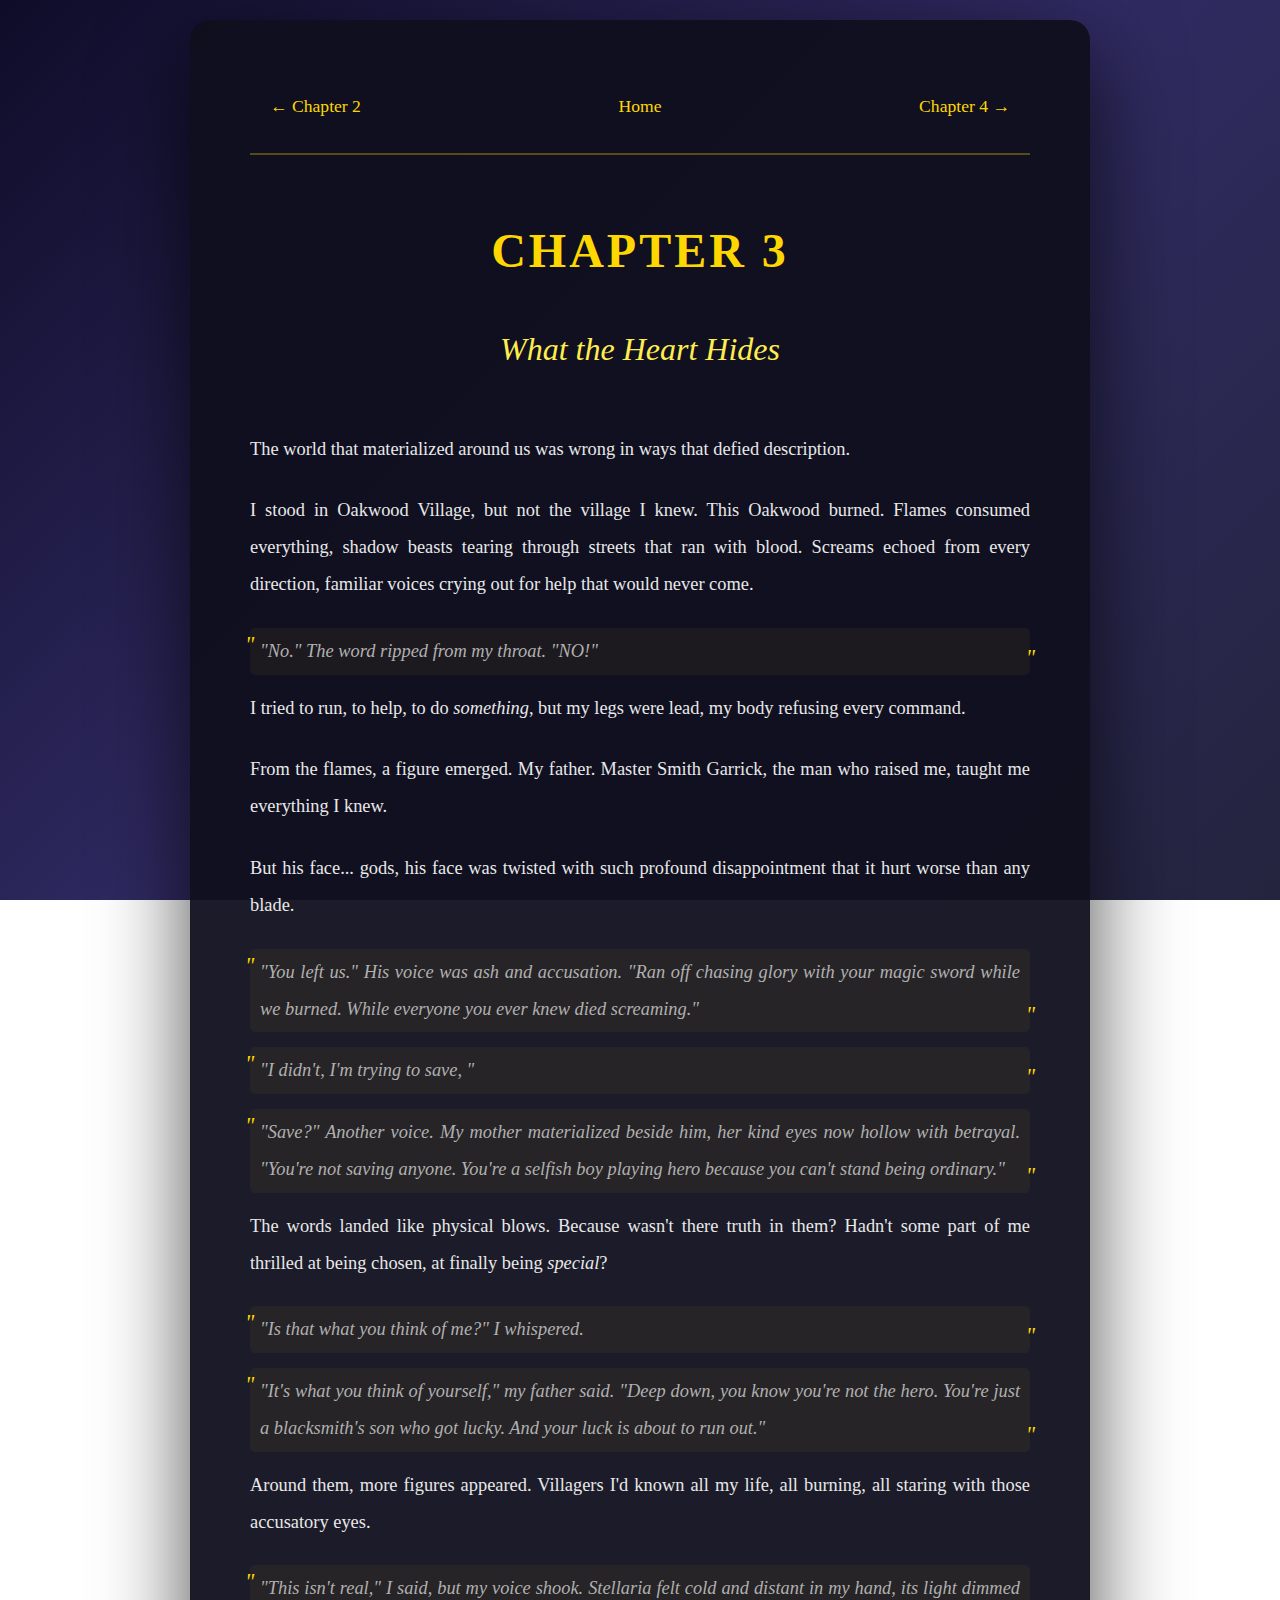
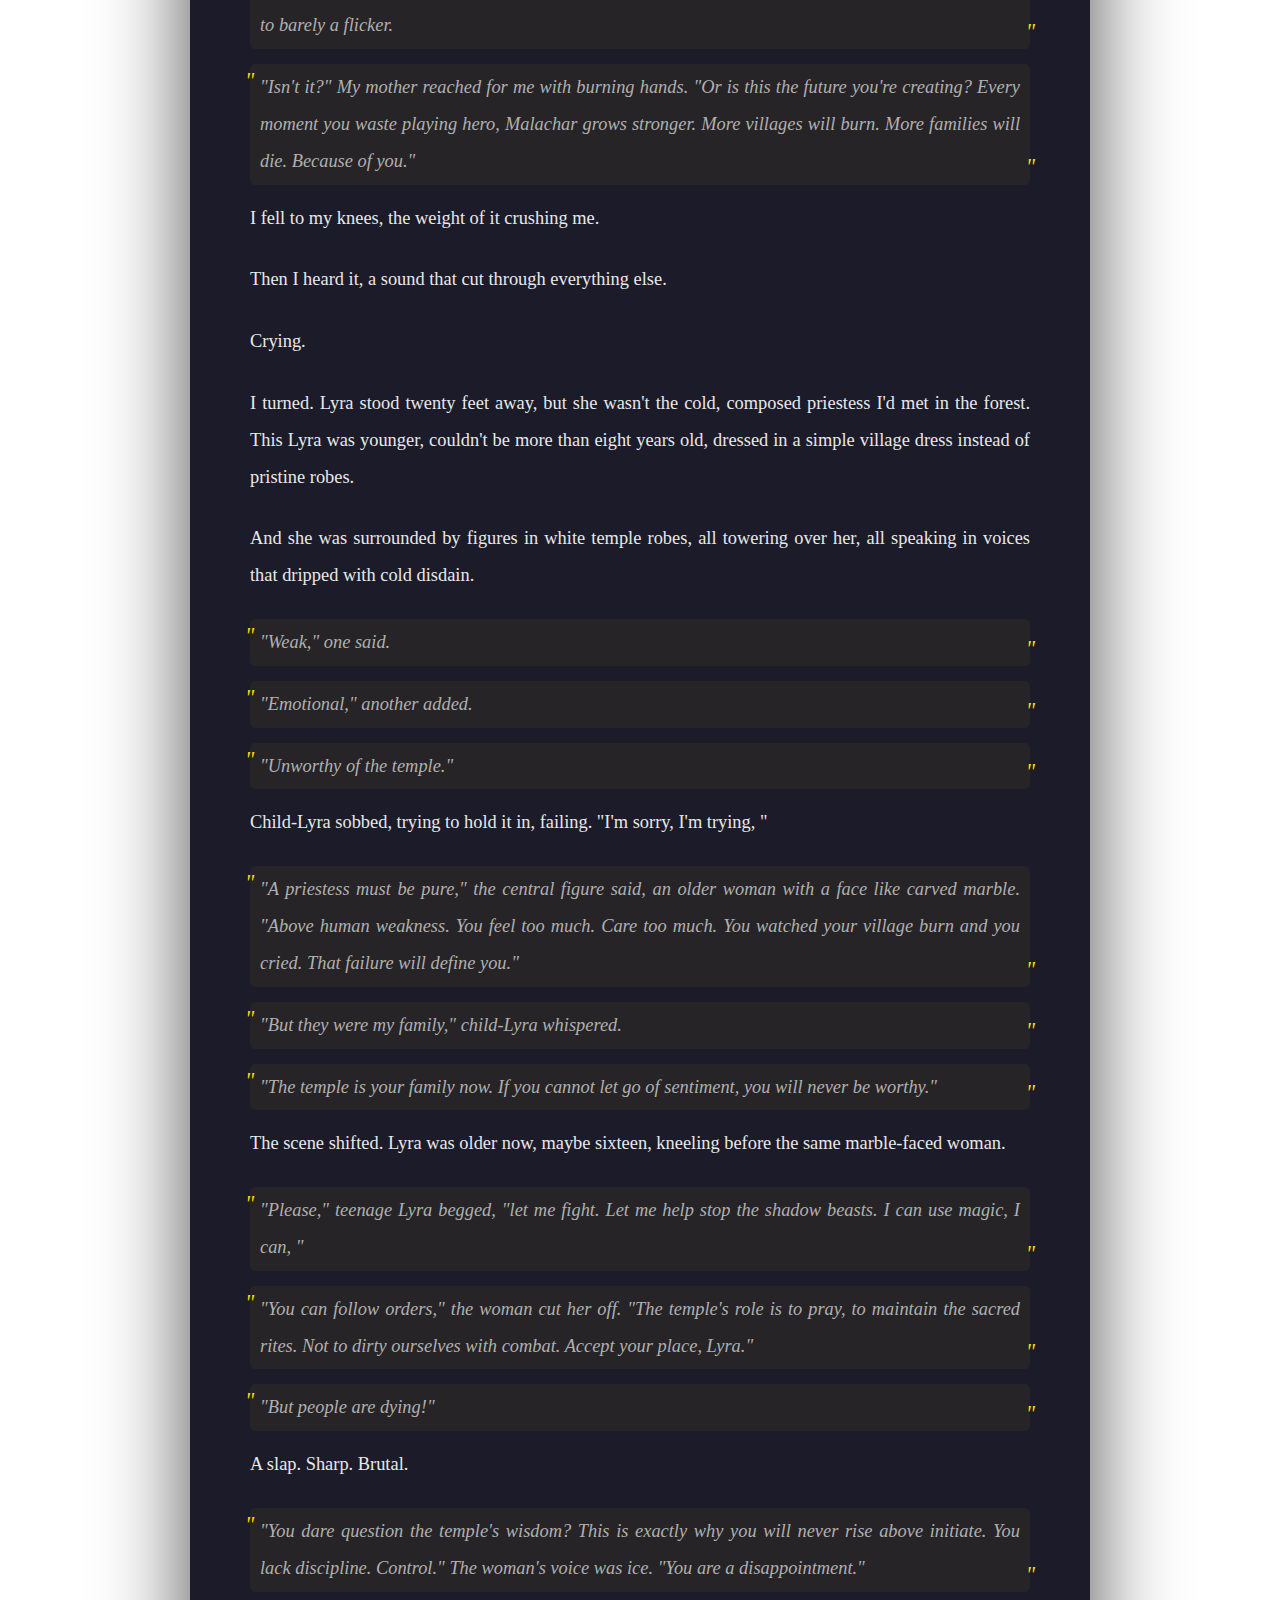
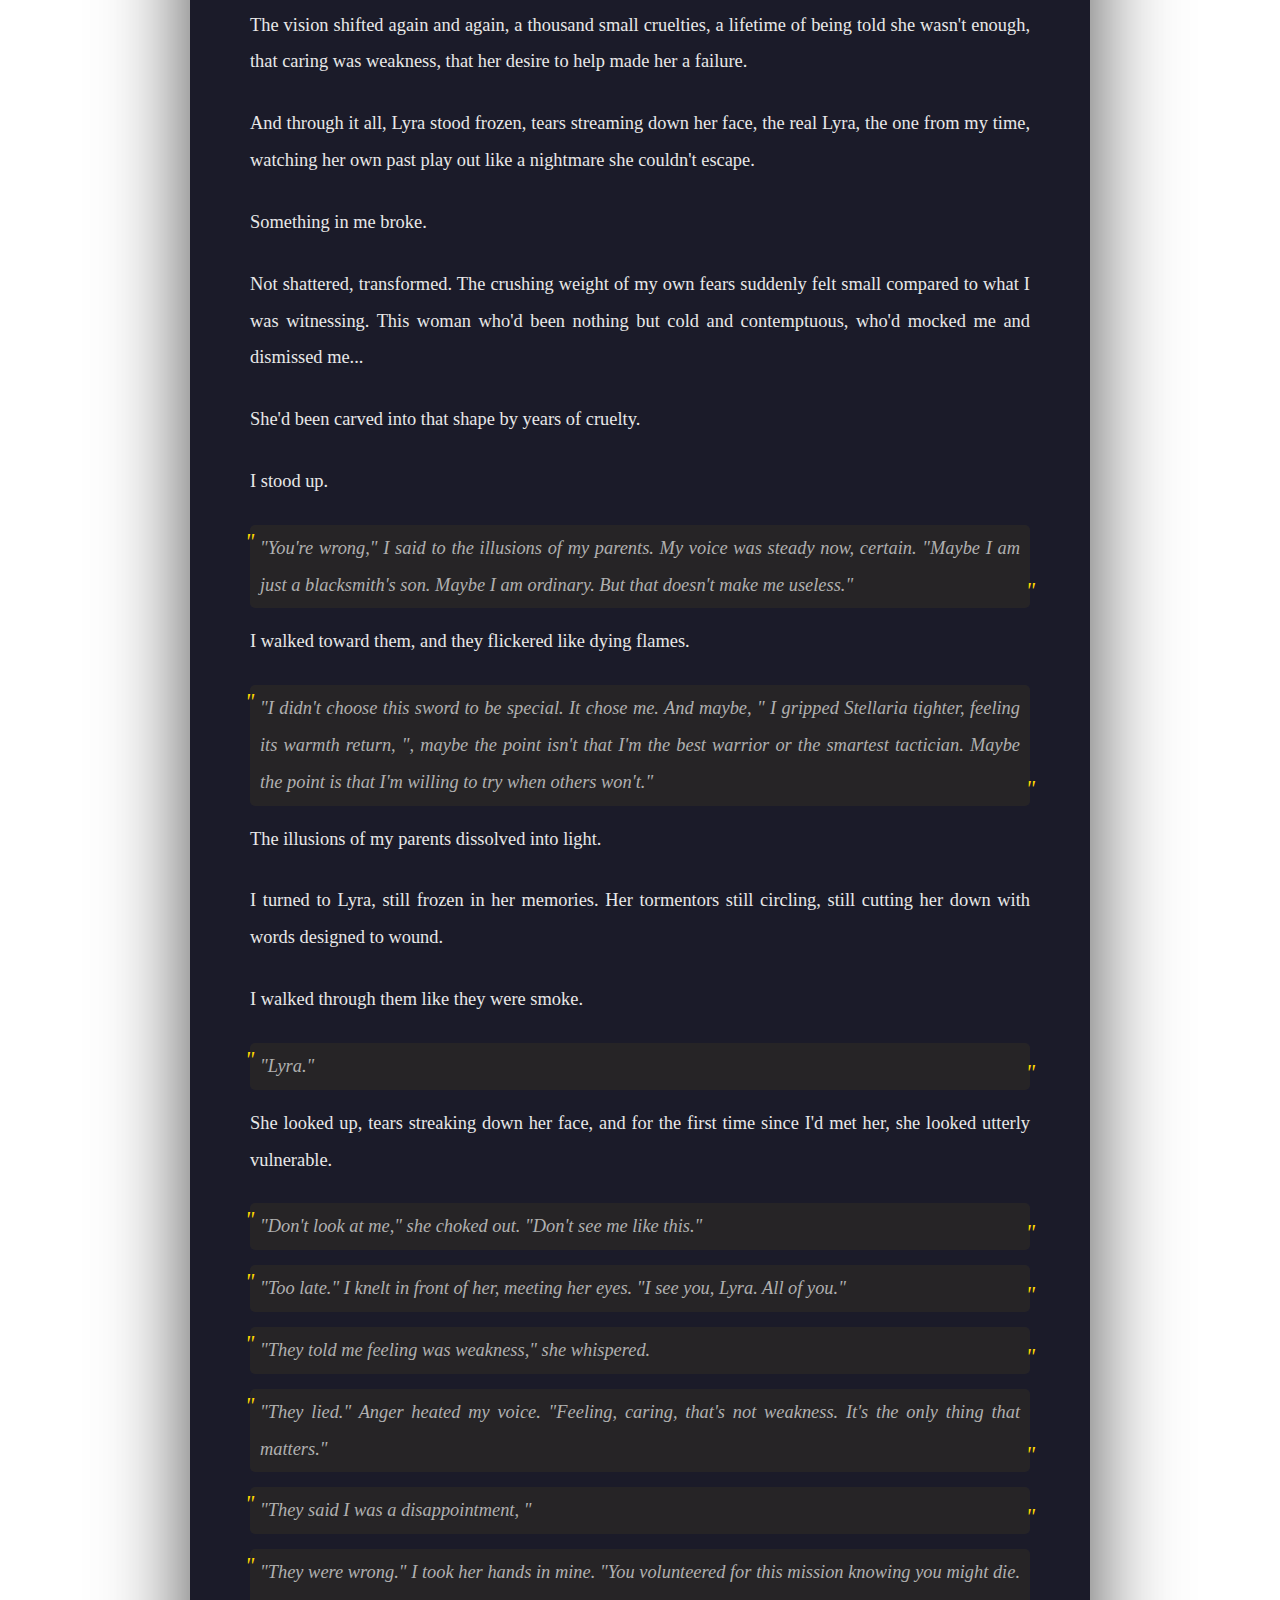
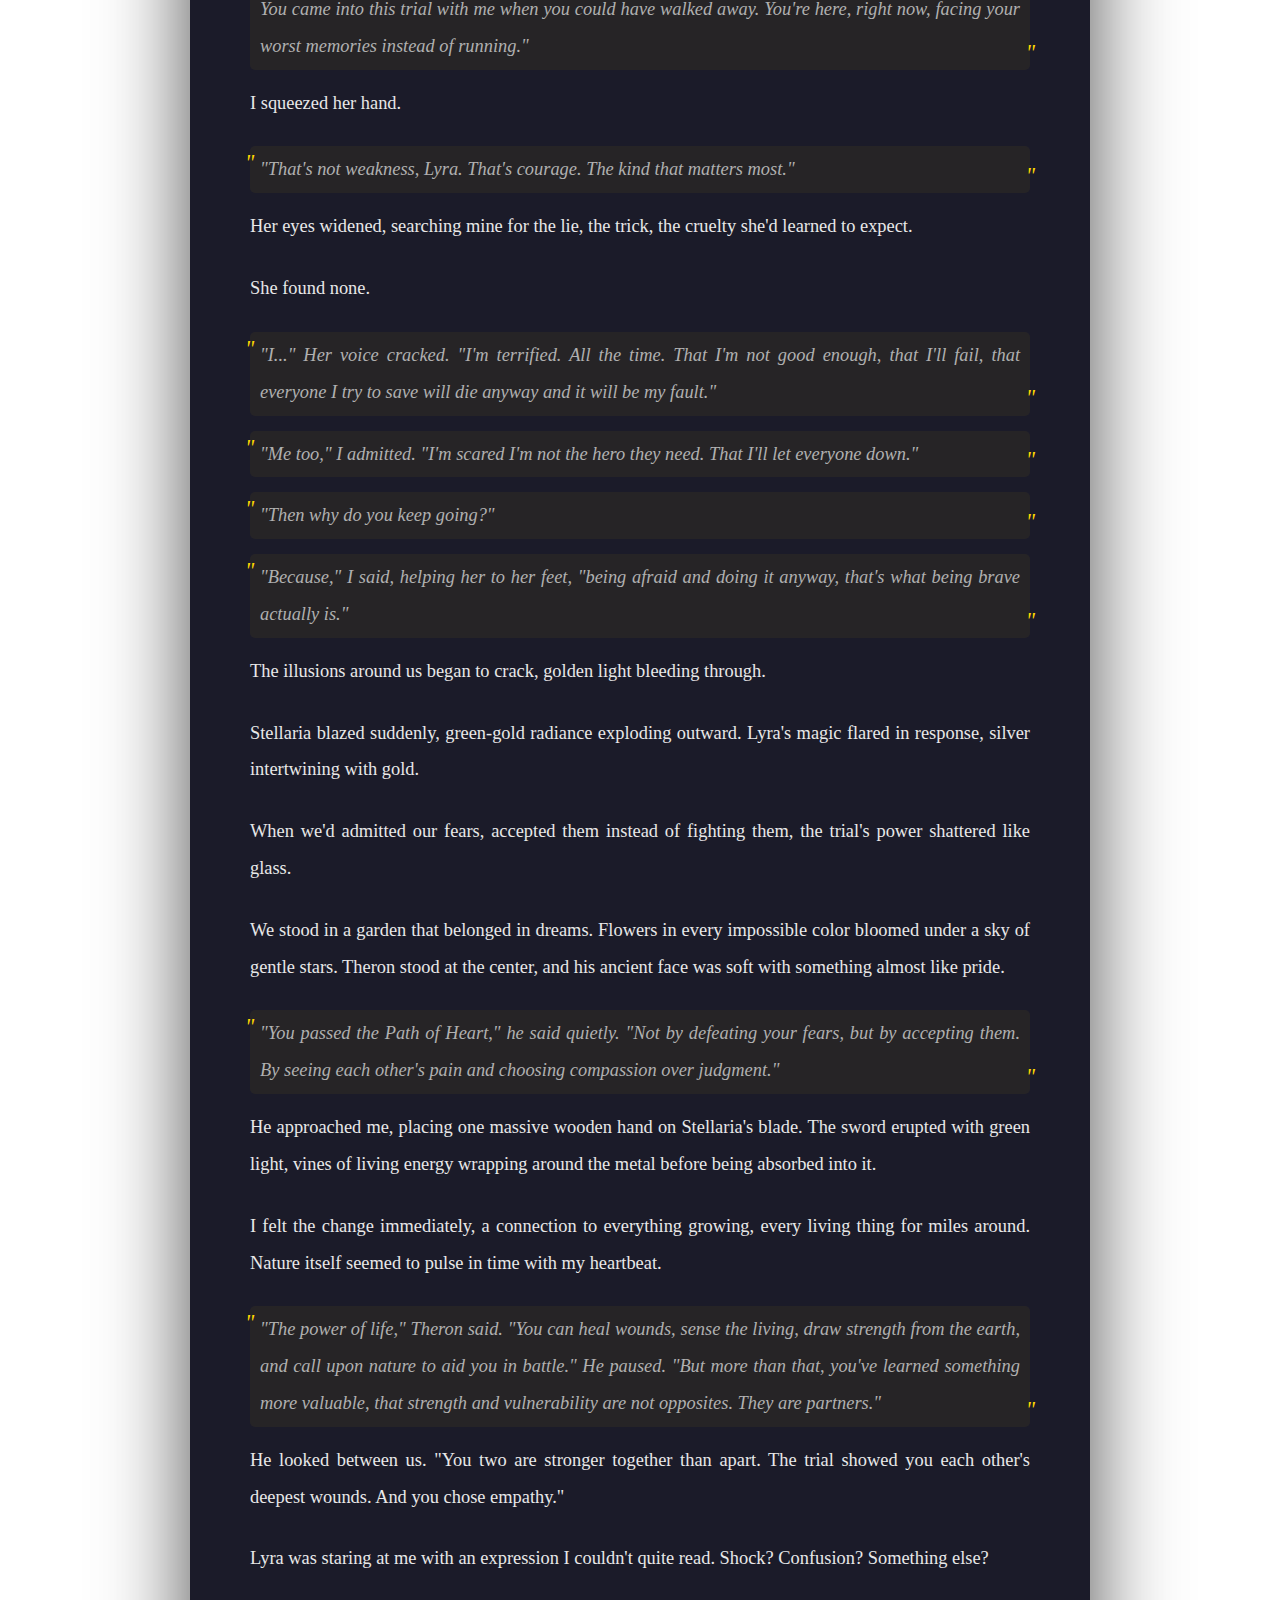
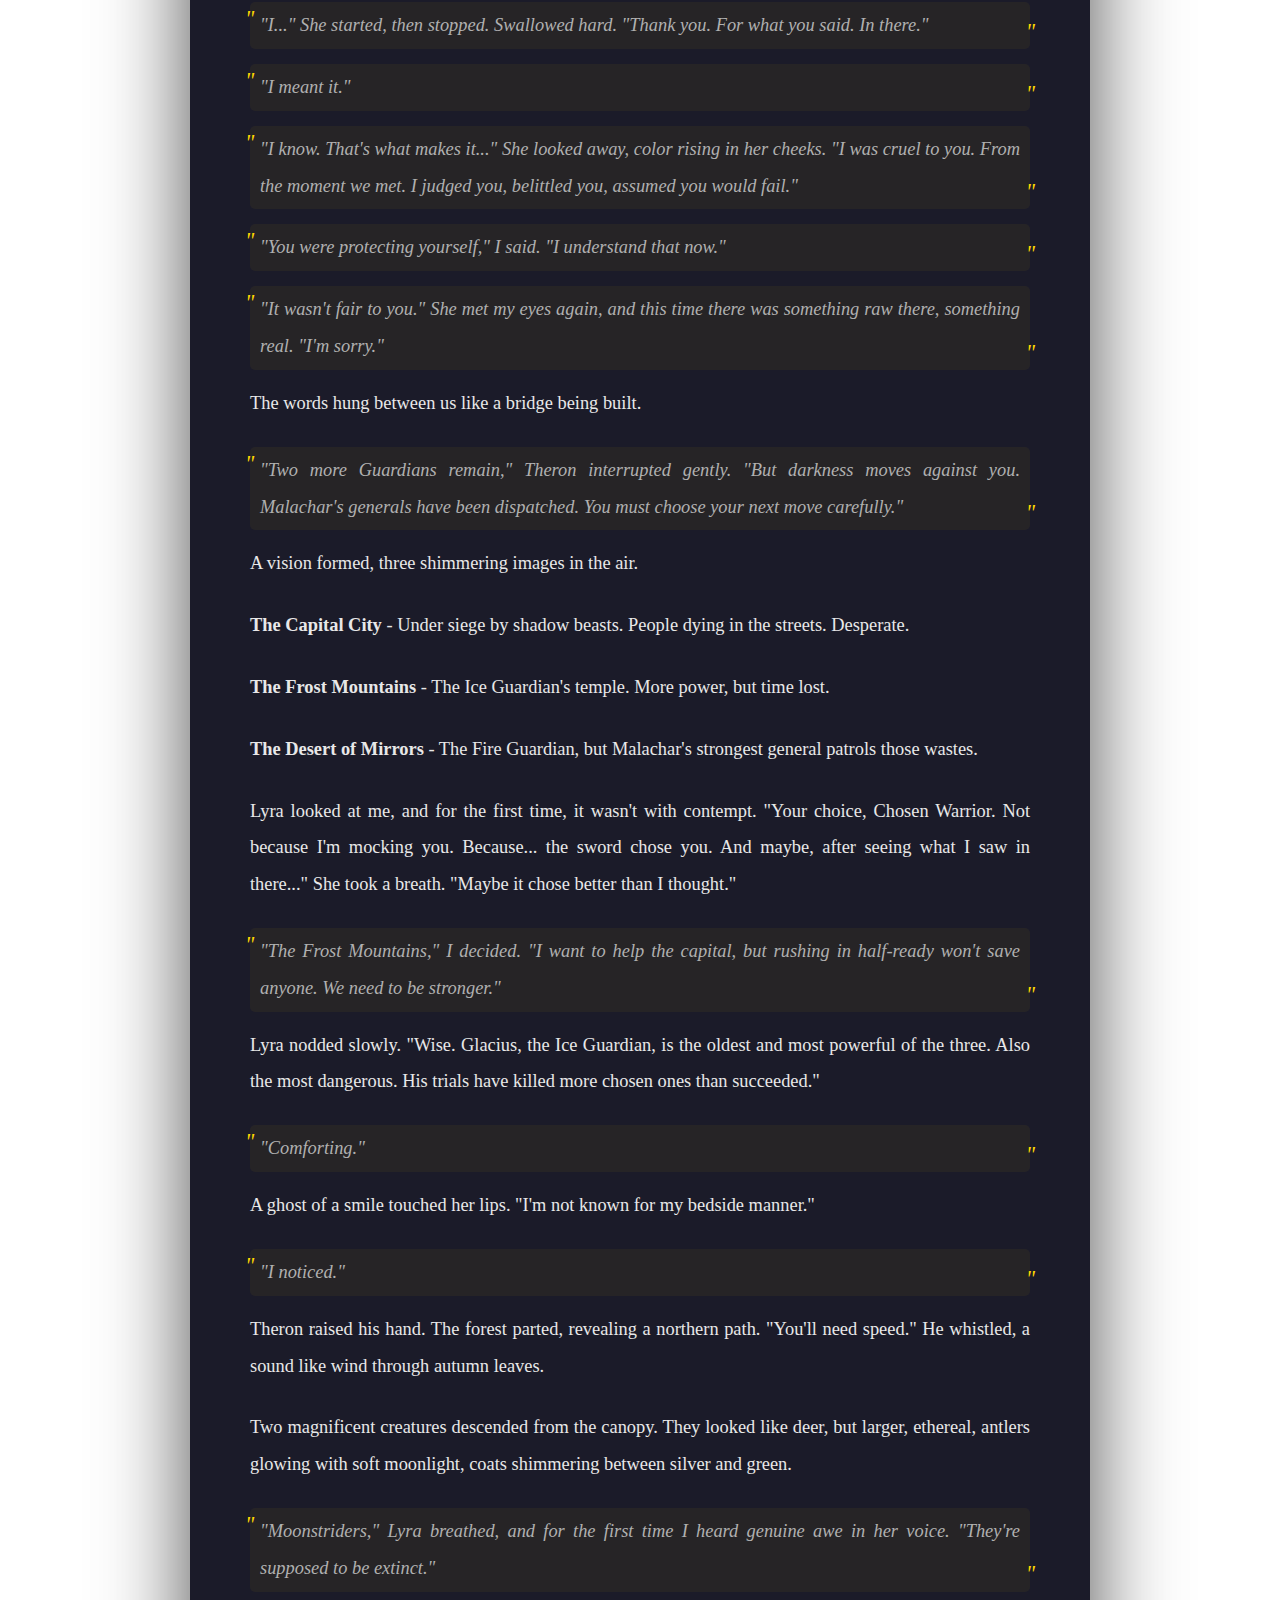
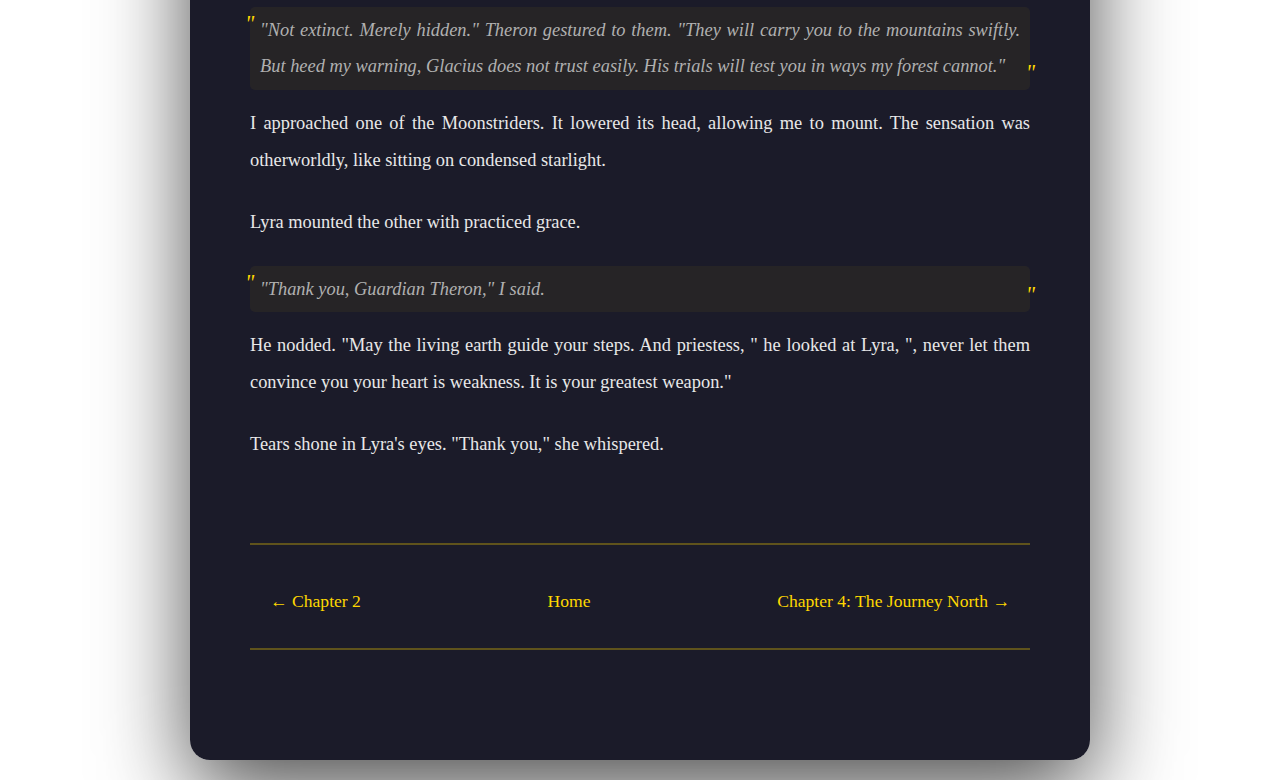
<file: chapter3.html>
<!DOCTYPE html>
<html lang="en">
<head>
    <meta charset="UTF-8">
    <meta name="viewport" content="width=device-width, initial-scale=1.0">
    <title>Chapter 3: What the Heart Hides | The Starfall Warrior</title>
    <link rel="stylesheet" href="style.css">
</head>
<body>
<div class="container">
    
    <div class="nav">
        <a href="chapter2.html">← Chapter 2</a>
        <a href="index.html">Home</a>
        <a href="chapter4.html">Chapter 4 →</a>
    </div>

    <h1>CHAPTER 3</h1>
    <p class="chapter-title">What the Heart Hides</p>

    <p>The world that materialized around us was wrong in ways that defied description.</p>

    <p>I stood in Oakwood Village, but not the village I knew. This Oakwood burned. Flames consumed everything, shadow beasts tearing through streets that ran with blood. Screams echoed from every direction, familiar voices crying out for help that would never come.</p>

    <p class="dialogue">"No." The word ripped from my throat. "NO!"</p>

    <p>I tried to run, to help, to do <em>something</em>, but my legs were lead, my body refusing every command.</p>

    <p>From the flames, a figure emerged. My father. Master Smith Garrick, the man who raised me, taught me everything I knew.</p>

    <p>But his face... gods, his face was twisted with such profound disappointment that it hurt worse than any blade.</p>

    <p class="dialogue">"You left us." His voice was ash and accusation. "Ran off chasing glory with your magic sword while we burned. While everyone you ever knew died screaming."</p>

    <p class="dialogue">"I didn't, I'm trying to save, "</p>

    <p class="dialogue">"Save?" Another voice. My mother materialized beside him, her kind eyes now hollow with betrayal. "You're not saving anyone. You're a selfish boy playing hero because you can't stand being ordinary."</p>

    <p>The words landed like physical blows. Because wasn't there truth in them? Hadn't some part of me thrilled at being chosen, at finally being <em>special</em>?</p>

    <p class="dialogue">"Is that what you think of me?" I whispered.</p>

    <p class="dialogue">"It's what you think of yourself," my father said. "Deep down, you know you're not the hero. You're just a blacksmith's son who got lucky. And your luck is about to run out."</p>

    <p>Around them, more figures appeared. Villagers I'd known all my life, all burning, all staring with those accusatory eyes.</p>

    <p class="dialogue">"This isn't real," I said, but my voice shook. Stellaria felt cold and distant in my hand, its light dimmed to barely a flicker.</p>

    <p class="dialogue">"Isn't it?" My mother reached for me with burning hands. "Or is this the future you're creating? Every moment you waste playing hero, Malachar grows stronger. More villages will burn. More families will die. Because of you."</p>

    <p>I fell to my knees, the weight of it crushing me.</p>

    <p>Then I heard it, a sound that cut through everything else.</p>

    <p>Crying.</p>

    <p>I turned. Lyra stood twenty feet away, but she wasn't the cold, composed priestess I'd met in the forest. This Lyra was younger, couldn't be more than eight years old, dressed in a simple village dress instead of pristine robes.</p>

    <p>And she was surrounded by figures in white temple robes, all towering over her, all speaking in voices that dripped with cold disdain.</p>

    <p class="dialogue">"Weak," one said.</p>

    <p class="dialogue">"Emotional," another added.</p>

    <p class="dialogue">"Unworthy of the temple."</p>

    <p>Child-Lyra sobbed, trying to hold it in, failing. "I'm sorry, I'm trying, "</p>

    <p class="dialogue">"A priestess must be pure," the central figure said, an older woman with a face like carved marble. "Above human weakness. You feel too much. Care too much. You watched your village burn and you <em>cried</em>. That failure will define you."</p>

    <p class="dialogue">"But they were my family," child-Lyra whispered.</p>

    <p class="dialogue">"The temple is your family now. If you cannot let go of sentiment, you will never be worthy."</p>

    <p>The scene shifted. Lyra was older now, maybe sixteen, kneeling before the same marble-faced woman.</p>

    <p class="dialogue">"Please," teenage Lyra begged, "let me fight. Let me help stop the shadow beasts. I can use magic, I can, "</p>

    <p class="dialogue">"You can follow orders," the woman cut her off. "The temple's role is to pray, to maintain the sacred rites. Not to dirty ourselves with combat. Accept your place, Lyra."</p>

    <p class="dialogue">"But people are dying!"</p>

    <p>A slap. Sharp. Brutal.</p>

    <p class="dialogue">"You <em>dare</em> question the temple's wisdom? This is exactly why you will never rise above initiate. You lack discipline. Control." The woman's voice was ice. "You are a disappointment."</p>

    <p>The vision shifted again and again, a thousand small cruelties, a lifetime of being told she wasn't enough, that caring was weakness, that her desire to help made her a failure.</p>

    <p>And through it all, Lyra stood frozen, tears streaming down her face, the real Lyra, the one from my time, watching her own past play out like a nightmare she couldn't escape.</p>

    <p>Something in me broke.</p>

    <p>Not shattered, transformed. The crushing weight of my own fears suddenly felt small compared to what I was witnessing. This woman who'd been nothing but cold and contemptuous, who'd mocked me and dismissed me...</p>

    <p>She'd been carved into that shape by years of cruelty.</p>

    <p>I stood up.</p>

    <p class="dialogue">"You're wrong," I said to the illusions of my parents. My voice was steady now, certain. "Maybe I am just a blacksmith's son. Maybe I am ordinary. But that doesn't make me useless."</p>

    <p>I walked toward them, and they flickered like dying flames.</p>

    <p class="dialogue">"I didn't choose this sword to be special. It chose me. And maybe, " I gripped Stellaria tighter, feeling its warmth return, ", maybe the point isn't that I'm the best warrior or the smartest tactician. Maybe the point is that I'm willing to try when others won't."</p>

    <p>The illusions of my parents dissolved into light.</p>

    <p>I turned to Lyra, still frozen in her memories. Her tormentors still circling, still cutting her down with words designed to wound.</p>

    <p>I walked through them like they were smoke.</p>

    <p class="dialogue">"Lyra."</p>

    <p>She looked up, tears streaking down her face, and for the first time since I'd met her, she looked utterly vulnerable.</p>

    <p class="dialogue">"Don't look at me," she choked out. "Don't see me like this."</p>

    <p class="dialogue">"Too late." I knelt in front of her, meeting her eyes. "I see you, Lyra. All of you."</p>

    <p class="dialogue">"They told me feeling was weakness," she whispered.</p>

    <p class="dialogue">"They lied." Anger heated my voice. "Feeling, caring, that's not weakness. It's the only thing that matters."</p>

    <p class="dialogue">"They said I was a disappointment, "</p>

    <p class="dialogue">"They were wrong." I took her hands in mine. "You volunteered for this mission knowing you might die. You came into this trial with me when you could have walked away. You're here, right now, facing your worst memories instead of running."</p>

    <p>I squeezed her hand.</p>

    <p class="dialogue">"That's not weakness, Lyra. That's courage. The kind that matters most."</p>

    <p>Her eyes widened, searching mine for the lie, the trick, the cruelty she'd learned to expect.</p>

    <p>She found none.</p>

    <p class="dialogue">"I..." Her voice cracked. "I'm terrified. All the time. That I'm not good enough, that I'll fail, that everyone I try to save will die anyway and it will be my fault."</p>

    <p class="dialogue">"Me too," I admitted. "I'm scared I'm not the hero they need. That I'll let everyone down."</p>

    <p class="dialogue">"Then why do you keep going?"</p>

    <p class="dialogue">"Because," I said, helping her to her feet, "being afraid and doing it anyway, that's what being brave actually is."</p>

    <p>The illusions around us began to crack, golden light bleeding through.</p>

    <p>Stellaria blazed suddenly, green-gold radiance exploding outward. Lyra's magic flared in response, silver intertwining with gold.</p>

    <p>When we'd admitted our fears, accepted them instead of fighting them, the trial's power shattered like glass.</p>

    <p>We stood in a garden that belonged in dreams. Flowers in every impossible color bloomed under a sky of gentle stars. Theron stood at the center, and his ancient face was soft with something almost like pride.</p>

    <p class="dialogue">"You passed the Path of Heart," he said quietly. "Not by defeating your fears, but by accepting them. By seeing each other's pain and choosing compassion over judgment."</p>

    <p>He approached me, placing one massive wooden hand on Stellaria's blade. The sword erupted with green light, vines of living energy wrapping around the metal before being absorbed into it.</p>

    <p>I felt the change immediately, a connection to everything growing, every living thing for miles around. Nature itself seemed to pulse in time with my heartbeat.</p>

    <p class="dialogue">"The power of life," Theron said. "You can heal wounds, sense the living, draw strength from the earth, and call upon nature to aid you in battle." He paused. "But more than that, you've learned something more valuable, that strength and vulnerability are not opposites. They are partners."</p>

    <p>He looked between us. "You two are stronger together than apart. The trial showed you each other's deepest wounds. And you chose empathy."</p>

    <p>Lyra was staring at me with an expression I couldn't quite read. Shock? Confusion? Something else?</p>

    <p class="dialogue">"I..." She started, then stopped. Swallowed hard. "Thank you. For what you said. In there."</p>

    <p class="dialogue">"I meant it."</p>

    <p class="dialogue">"I know. That's what makes it..." She looked away, color rising in her cheeks. "I was cruel to you. From the moment we met. I judged you, belittled you, assumed you would fail."</p>

    <p class="dialogue">"You were protecting yourself," I said. "I understand that now."</p>

    <p class="dialogue">"It wasn't fair to you." She met my eyes again, and this time there was something raw there, something real. "I'm sorry."</p>

    <p>The words hung between us like a bridge being built.</p>

    <p class="dialogue">"Two more Guardians remain," Theron interrupted gently. "But darkness moves against you. Malachar's generals have been dispatched. You must choose your next move carefully."</p>

    <p>A vision formed, three shimmering images in the air.</p>

    <p><strong>The Capital City</strong> - Under siege by shadow beasts. People dying in the streets. Desperate.</p>

    <p><strong>The Frost Mountains</strong> - The Ice Guardian's temple. More power, but time lost.</p>

    <p><strong>The Desert of Mirrors</strong> - The Fire Guardian, but Malachar's strongest general patrols those wastes.</p>

    <p>Lyra looked at me, and for the first time, it wasn't with contempt. "Your choice, Chosen Warrior. Not because I'm mocking you. Because... the sword chose you. And maybe, after seeing what I saw in there..." She took a breath. "Maybe it chose better than I thought."</p>

    <p class="dialogue">"The Frost Mountains," I decided. "I want to help the capital, but rushing in half-ready won't save anyone. We need to be stronger."</p>

    <p>Lyra nodded slowly. "Wise. Glacius, the Ice Guardian, is the oldest and most powerful of the three. Also the most dangerous. His trials have killed more chosen ones than succeeded."</p>

    <p class="dialogue">"Comforting."</p>

    <p>A ghost of a smile touched her lips. "I'm not known for my bedside manner."</p>

    <p class="dialogue">"I noticed."</p>

    <p>Theron raised his hand. The forest parted, revealing a northern path. "You'll need speed." He whistled, a sound like wind through autumn leaves.</p>

    <p>Two magnificent creatures descended from the canopy. They looked like deer, but larger, ethereal, antlers glowing with soft moonlight, coats shimmering between silver and green.</p>

    <p class="dialogue">"Moonstriders," Lyra breathed, and for the first time I heard genuine awe in her voice. "They're supposed to be extinct."</p>

    <p class="dialogue">"Not extinct. Merely hidden." Theron gestured to them. "They will carry you to the mountains swiftly. But heed my warning, Glacius does not trust easily. His trials will test you in ways my forest cannot."</p>

    <p>I approached one of the Moonstriders. It lowered its head, allowing me to mount. The sensation was otherworldly, like sitting on condensed starlight.</p>

    <p>Lyra mounted the other with practiced grace.</p>

    <p class="dialogue">"Thank you, Guardian Theron," I said.</p>

    <p>He nodded. "May the living earth guide your steps. And priestess, " he looked at Lyra, ", never let them convince you your heart is weakness. It is your greatest weapon."</p>

    <p>Tears shone in Lyra's eyes. "Thank you," she whispered.</p>

    <div class="nav" style="margin-top:80px;border-top:2px solid rgba(255,215,0,0.3);padding-top:30px">
        <a href="chapter2.html">← Chapter 2</a>
        <a href="index.html">Home</a>
        <a href="chapter4.html">Chapter 4: The Journey North →</a>
    </div>

</div>
</body>
</html>
</file>
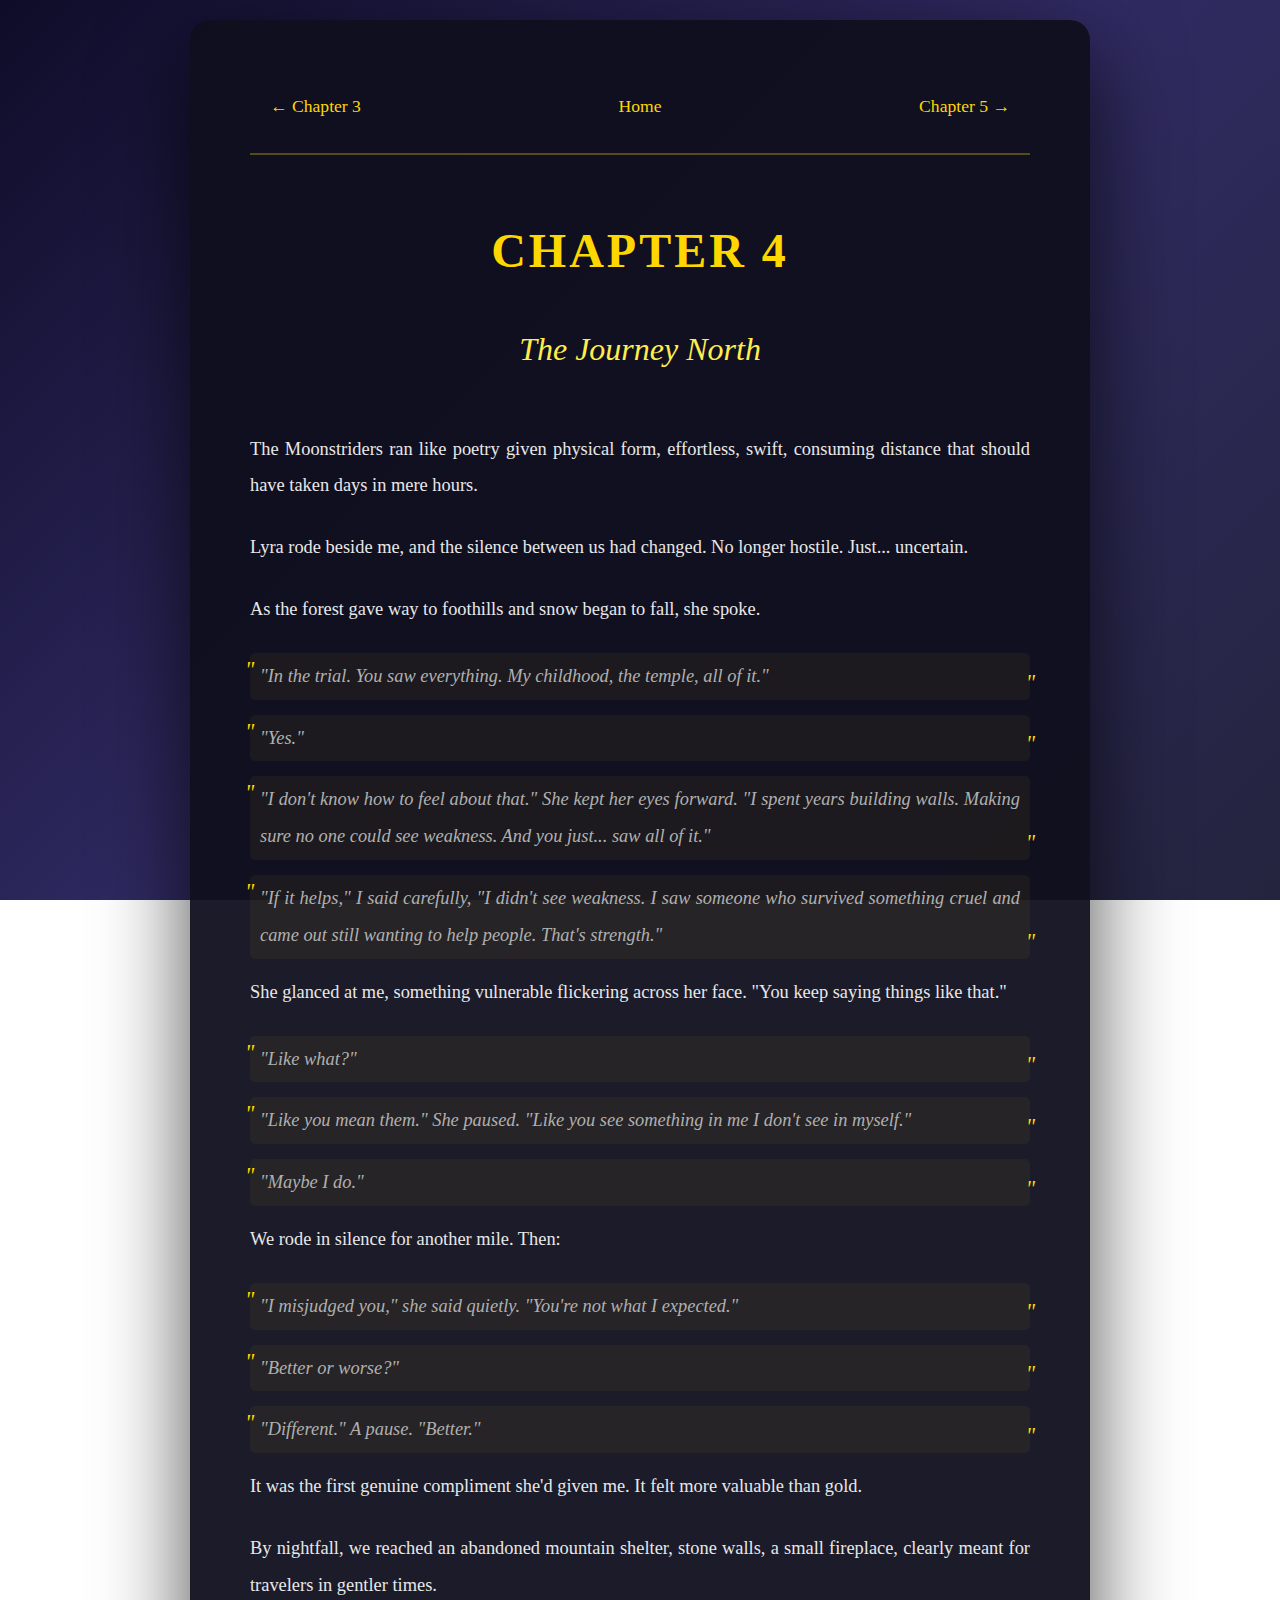
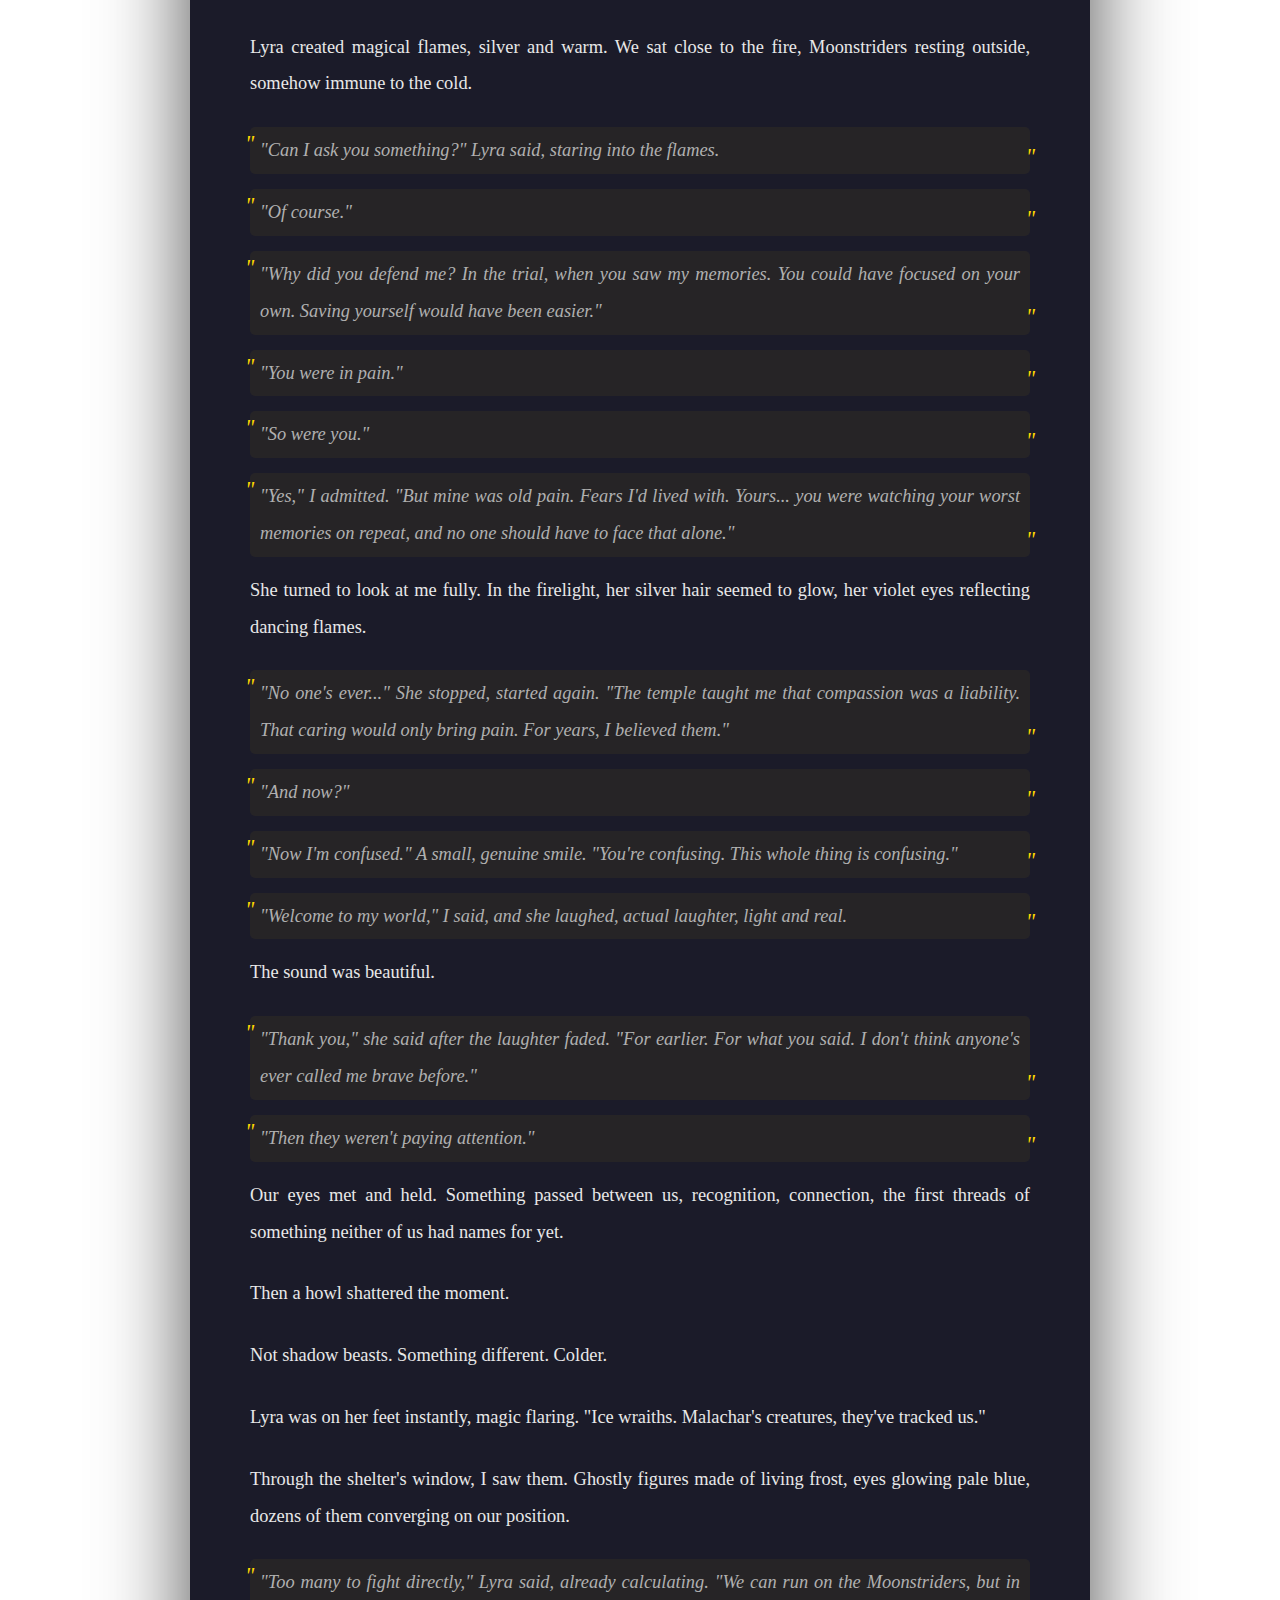
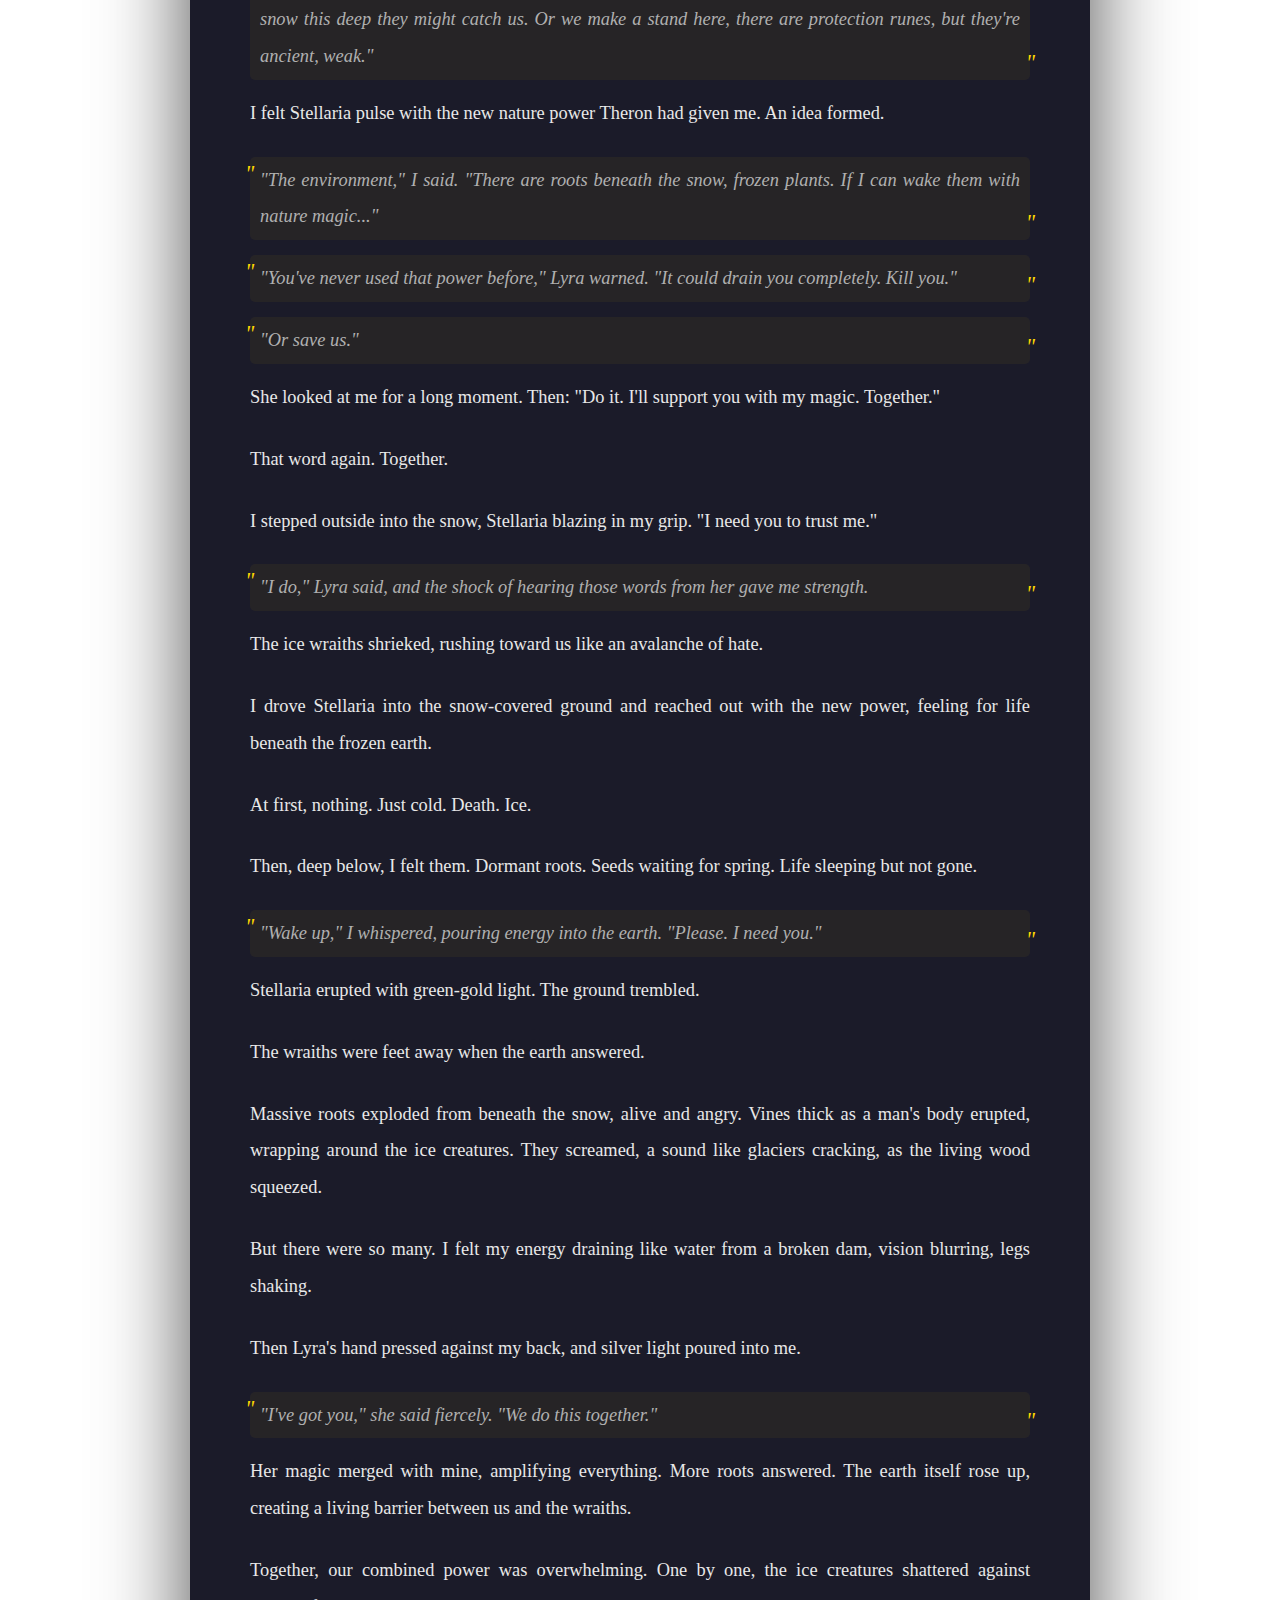
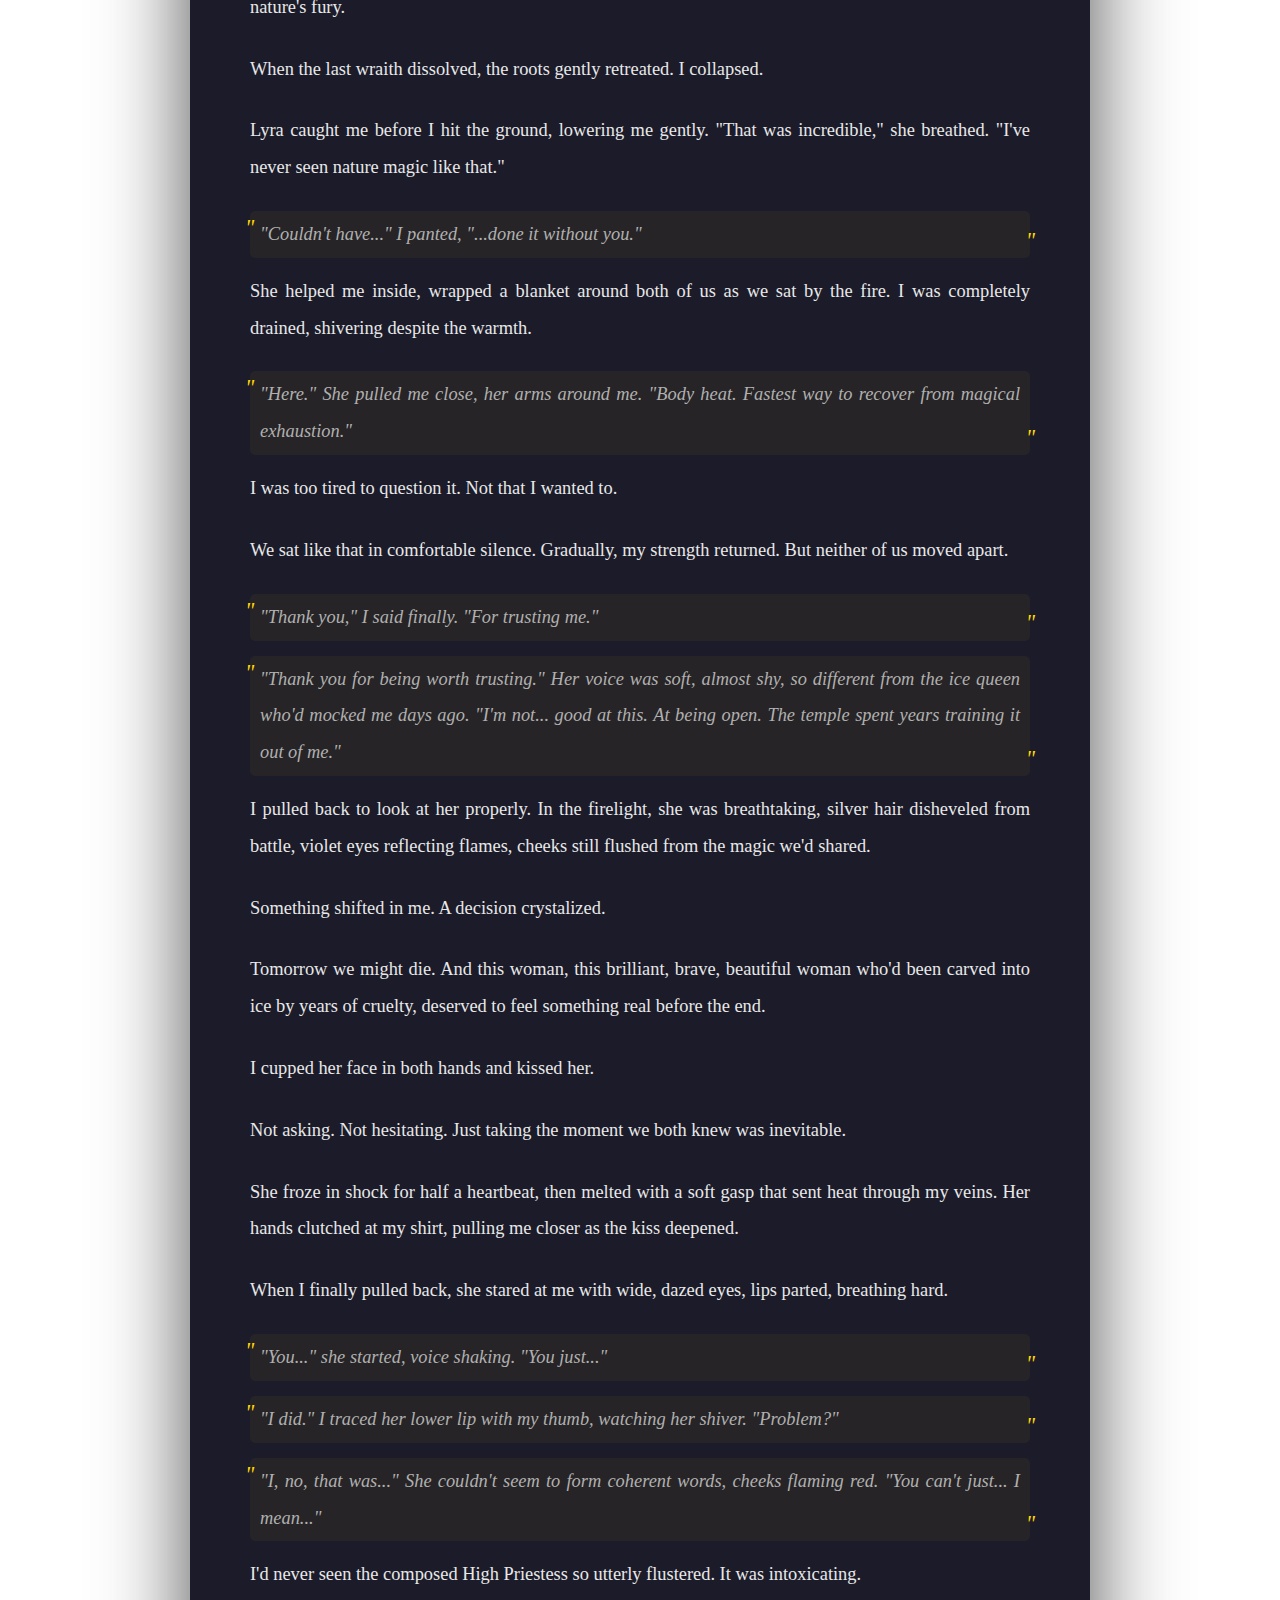
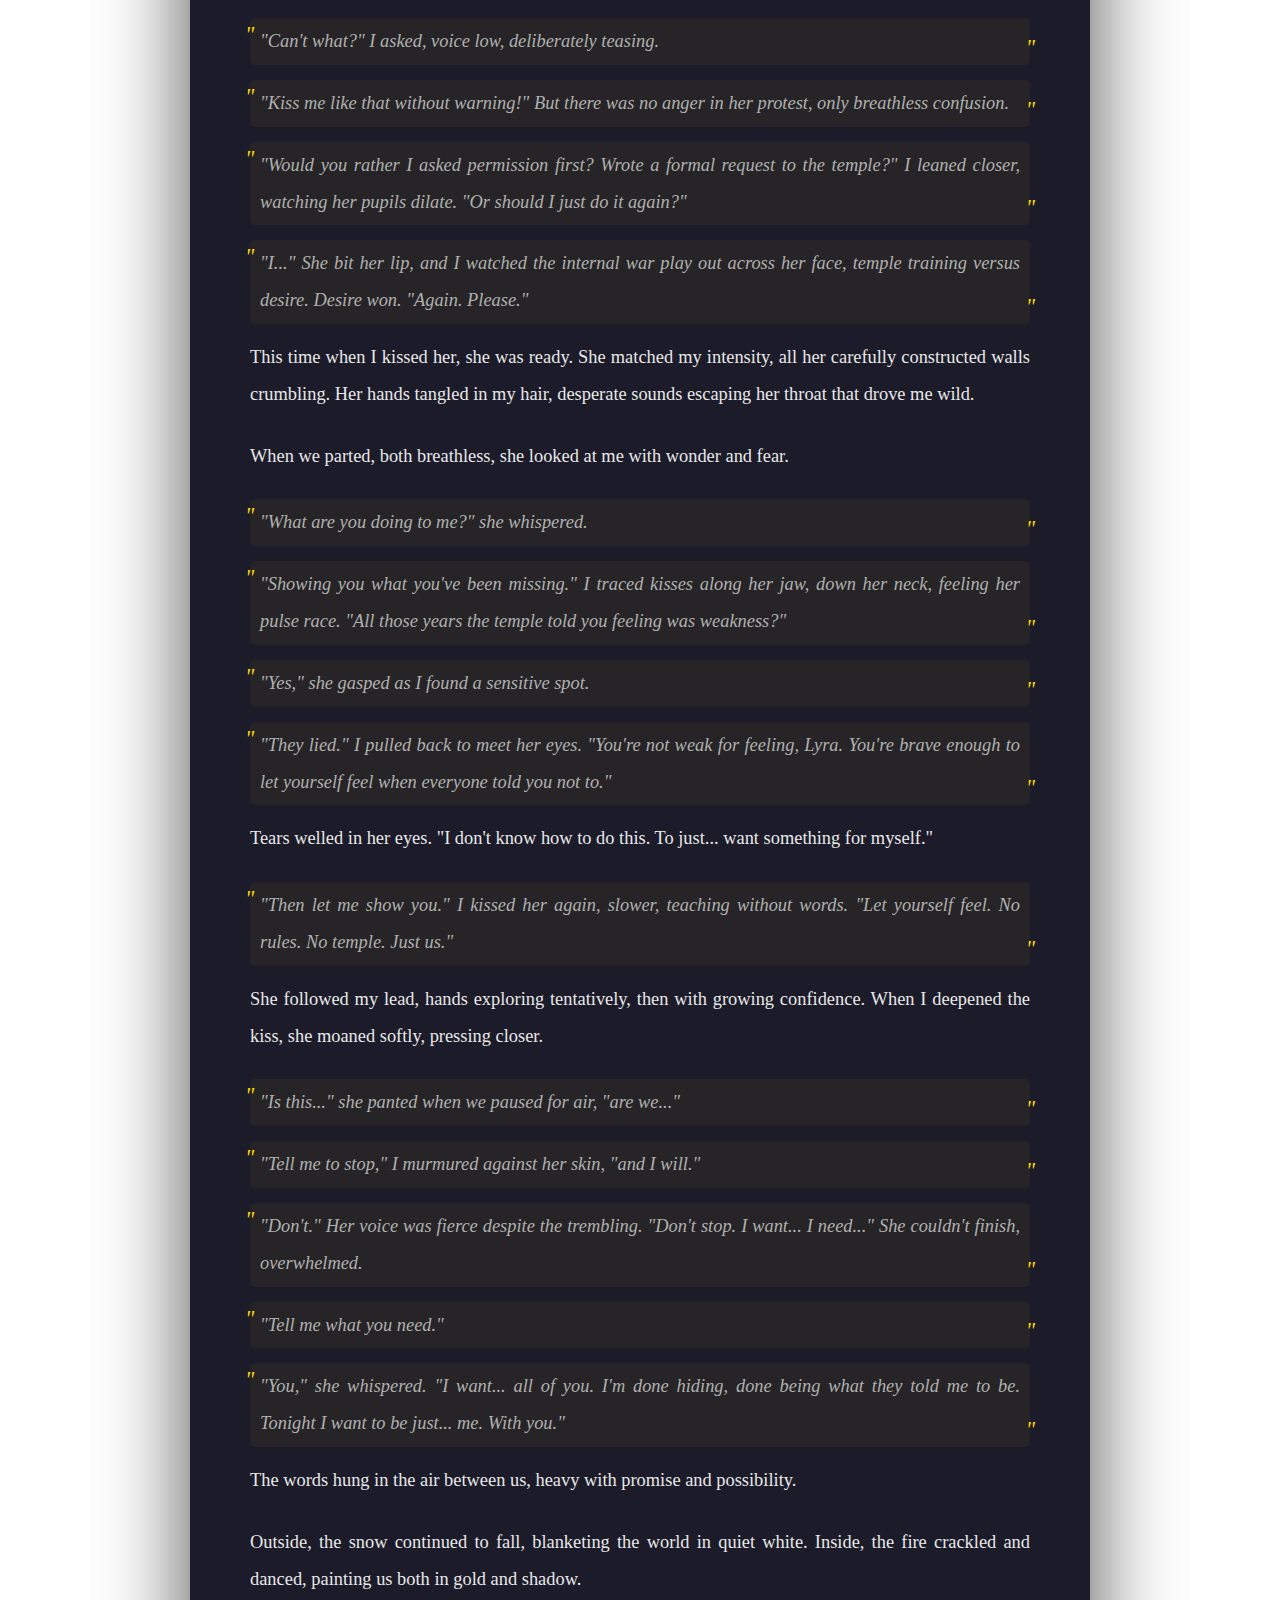
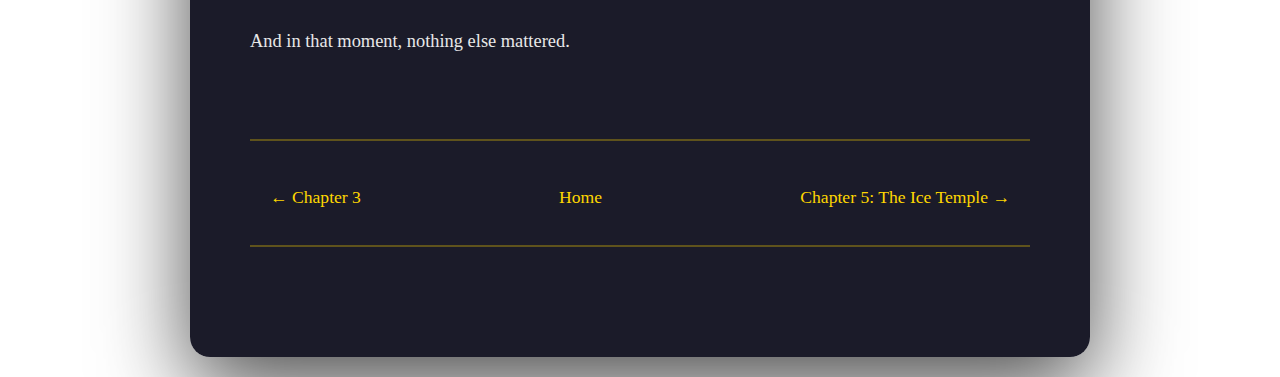
<file: chapter4.html>
<!DOCTYPE html>
<html lang="en">
<head>
    <meta charset="UTF-8">
    <meta name="viewport" content="width=device-width, initial-scale=1.0">
    <title>Chapter 4: The Journey North | The Starfall Warrior</title>
    <link rel="stylesheet" href="style.css">
</head>
<body>
<div class="container">
    
    <div class="nav">
        <a href="chapter3.html">← Chapter 3</a>
        <a href="index.html">Home</a>
        <a href="chapter5.html">Chapter 5 →</a>
    </div>

    <h1>CHAPTER 4</h1>
    <p class="chapter-title">The Journey North</p>

    <p>The Moonstriders ran like poetry given physical form, effortless, swift, consuming distance that should have taken days in mere hours.</p>

    <p>Lyra rode beside me, and the silence between us had changed. No longer hostile. Just... uncertain.</p>

    <p>As the forest gave way to foothills and snow began to fall, she spoke.</p>

    <p class="dialogue">"In the trial. You saw everything. My childhood, the temple, all of it."</p>

    <p class="dialogue">"Yes."</p>

    <p class="dialogue">"I don't know how to feel about that." She kept her eyes forward. "I spent years building walls. Making sure no one could see weakness. And you just... saw all of it."</p>

    <p class="dialogue">"If it helps," I said carefully, "I didn't see weakness. I saw someone who survived something cruel and came out still wanting to help people. That's strength."</p>

    <p>She glanced at me, something vulnerable flickering across her face. "You keep saying things like that."</p>

    <p class="dialogue">"Like what?"</p>

    <p class="dialogue">"Like you mean them." She paused. "Like you see something in me I don't see in myself."</p>

    <p class="dialogue">"Maybe I do."</p>

    <p>We rode in silence for another mile. Then:</p>

    <p class="dialogue">"I misjudged you," she said quietly. "You're not what I expected."</p>

    <p class="dialogue">"Better or worse?"</p>

    <p class="dialogue">"Different." A pause. "Better."</p>

    <p>It was the first genuine compliment she'd given me. It felt more valuable than gold.</p>

    <p>By nightfall, we reached an abandoned mountain shelter, stone walls, a small fireplace, clearly meant for travelers in gentler times.</p>

    <p>Lyra created magical flames, silver and warm. We sat close to the fire, Moonstriders resting outside, somehow immune to the cold.</p>

    <p class="dialogue">"Can I ask you something?" Lyra said, staring into the flames.</p>

    <p class="dialogue">"Of course."</p>

    <p class="dialogue">"Why did you defend me? In the trial, when you saw my memories. You could have focused on your own. Saving yourself would have been easier."</p>

    <p class="dialogue">"You were in pain."</p>

    <p class="dialogue">"So were you."</p>

    <p class="dialogue">"Yes," I admitted. "But mine was old pain. Fears I'd lived with. Yours... you were watching your worst memories on repeat, and no one should have to face that alone."</p>

    <p>She turned to look at me fully. In the firelight, her silver hair seemed to glow, her violet eyes reflecting dancing flames.</p>

    <p class="dialogue">"No one's ever..." She stopped, started again. "The temple taught me that compassion was a liability. That caring would only bring pain. For years, I believed them."</p>

    <p class="dialogue">"And now?"</p>

    <p class="dialogue">"Now I'm confused." A small, genuine smile. "You're confusing. This whole thing is confusing."</p>

    <p class="dialogue">"Welcome to my world," I said, and she laughed, actual laughter, light and real.</p>

    <p>The sound was beautiful.</p>

    <p class="dialogue">"Thank you," she said after the laughter faded. "For earlier. For what you said. I don't think anyone's ever called me brave before."</p>

    <p class="dialogue">"Then they weren't paying attention."</p>

    <p>Our eyes met and held. Something passed between us, recognition, connection, the first threads of something neither of us had names for yet.</p>

    <p>Then a howl shattered the moment.</p>

    <p>Not shadow beasts. Something different. Colder.</p>

    <p>Lyra was on her feet instantly, magic flaring. "Ice wraiths. Malachar's creatures, they've tracked us."</p>

    <p>Through the shelter's window, I saw them. Ghostly figures made of living frost, eyes glowing pale blue, dozens of them converging on our position.</p>

    <p class="dialogue">"Too many to fight directly," Lyra said, already calculating. "We can run on the Moonstriders, but in snow this deep they might catch us. Or we make a stand here, there are protection runes, but they're ancient, weak."</p>

    <p>I felt Stellaria pulse with the new nature power Theron had given me. An idea formed.</p>

    <p class="dialogue">"The environment," I said. "There are roots beneath the snow, frozen plants. If I can wake them with nature magic..."</p>

    <p class="dialogue">"You've never used that power before," Lyra warned. "It could drain you completely. Kill you."</p>

    <p class="dialogue">"Or save us."</p>

    <p>She looked at me for a long moment. Then: "Do it. I'll support you with my magic. Together."</p>

    <p>That word again. Together.</p>

    <p>I stepped outside into the snow, Stellaria blazing in my grip. "I need you to trust me."</p>

    <p class="dialogue">"I do," Lyra said, and the shock of hearing those words from her gave me strength.</p>

    <p>The ice wraiths shrieked, rushing toward us like an avalanche of hate.</p>

    <p>I drove Stellaria into the snow-covered ground and reached out with the new power, feeling for life beneath the frozen earth.</p>

    <p>At first, nothing. Just cold. Death. Ice.</p>

    <p>Then, deep below, I felt them. Dormant roots. Seeds waiting for spring. Life sleeping but not gone.</p>

    <p class="dialogue">"Wake up," I whispered, pouring energy into the earth. "Please. I need you."</p>

    <p>Stellaria erupted with green-gold light. The ground trembled.</p>

    <p>The wraiths were feet away when the earth answered.</p>

    <p>Massive roots exploded from beneath the snow, alive and angry. Vines thick as a man's body erupted, wrapping around the ice creatures. They screamed, a sound like glaciers cracking, as the living wood squeezed.</p>

    <p>But there were so many. I felt my energy draining like water from a broken dam, vision blurring, legs shaking.</p>

    <p>Then Lyra's hand pressed against my back, and silver light poured into me.</p>

    <p class="dialogue">"I've got you," she said fiercely. "We do this together."</p>

    <p>Her magic merged with mine, amplifying everything. More roots answered. The earth itself rose up, creating a living barrier between us and the wraiths.</p>

    <p>Together, our combined power was overwhelming. One by one, the ice creatures shattered against nature's fury.</p>

    <p>When the last wraith dissolved, the roots gently retreated. I collapsed.</p>

    <p>Lyra caught me before I hit the ground, lowering me gently. "That was incredible," she breathed. "I've never seen nature magic like that."</p>

    <p class="dialogue">"Couldn't have..." I panted, "...done it without you."</p>

    <p>She helped me inside, wrapped a blanket around both of us as we sat by the fire. I was completely drained, shivering despite the warmth.</p>

    <p class="dialogue">"Here." She pulled me close, her arms around me. "Body heat. Fastest way to recover from magical exhaustion."</p>

    <p>I was too tired to question it. Not that I wanted to.</p>

    <p>We sat like that in comfortable silence. Gradually, my strength returned. But neither of us moved apart.</p>

    <p class="dialogue">"Thank you," I said finally. "For trusting me."</p>

    <p class="dialogue">"Thank you for being worth trusting." Her voice was soft, almost shy, so different from the ice queen who'd mocked me days ago. "I'm not... good at this. At being open. The temple spent years training it out of me."</p>

    <p>I pulled back to look at her properly. In the firelight, she was breathtaking, silver hair disheveled from battle, violet eyes reflecting flames, cheeks still flushed from the magic we'd shared.</p>

    <p>Something shifted in me. A decision crystalized.</p>

    <p>Tomorrow we might die. And this woman, this brilliant, brave, beautiful woman who'd been carved into ice by years of cruelty, deserved to feel something real before the end.</p>

    <p>I cupped her face in both hands and kissed her.</p>

    <p>Not asking. Not hesitating. Just taking the moment we both knew was inevitable.</p>

    <p>She froze in shock for half a heartbeat, then melted with a soft gasp that sent heat through my veins. Her hands clutched at my shirt, pulling me closer as the kiss deepened.</p>

    <p>When I finally pulled back, she stared at me with wide, dazed eyes, lips parted, breathing hard.</p>

    <p class="dialogue">"You..." she started, voice shaking. "You just..."</p>

    <p class="dialogue">"I did." I traced her lower lip with my thumb, watching her shiver. "Problem?"</p>

    <p class="dialogue">"I, no, that was..." She couldn't seem to form coherent words, cheeks flaming red. "You can't just... I mean..."</p>

    <p>I'd never seen the composed High Priestess so utterly flustered. It was intoxicating.</p>

    <p class="dialogue">"Can't what?" I asked, voice low, deliberately teasing.</p>

    <p class="dialogue">"Kiss me like that without warning!" But there was no anger in her protest, only breathless confusion.</p>

    <p class="dialogue">"Would you rather I asked permission first? Wrote a formal request to the temple?" I leaned closer, watching her pupils dilate. "Or should I just do it again?"</p>

    <p class="dialogue">"I..." She bit her lip, and I watched the internal war play out across her face, temple training versus desire. Desire won. "Again. Please."</p>

    <p>This time when I kissed her, she was ready. She matched my intensity, all her carefully constructed walls crumbling. Her hands tangled in my hair, desperate sounds escaping her throat that drove me wild.</p>

    <p>When we parted, both breathless, she looked at me with wonder and fear.</p>

    <p class="dialogue">"What are you doing to me?" she whispered.</p>

    <p class="dialogue">"Showing you what you've been missing." I traced kisses along her jaw, down her neck, feeling her pulse race. "All those years the temple told you feeling was weakness?"</p>

    <p class="dialogue">"Yes," she gasped as I found a sensitive spot.</p>

    <p class="dialogue">"They lied." I pulled back to meet her eyes. "You're not weak for feeling, Lyra. You're brave enough to let yourself feel when everyone told you not to."</p>

    <p>Tears welled in her eyes. "I don't know how to do this. To just... want something for myself."</p>

    <p class="dialogue">"Then let me show you." I kissed her again, slower, teaching without words. "Let yourself feel. No rules. No temple. Just us."</p>

    <p>She followed my lead, hands exploring tentatively, then with growing confidence. When I deepened the kiss, she moaned softly, pressing closer.</p>

    <p class="dialogue">"Is this..." she panted when we paused for air, "are we..."</p>

    <p class="dialogue">"Tell me to stop," I murmured against her skin, "and I will."</p>

    <p class="dialogue">"Don't." Her voice was fierce despite the trembling. "Don't stop. I want... I need..." She couldn't finish, overwhelmed.</p>

    <p class="dialogue">"Tell me what you need."</p>

    <p class="dialogue">"You," she whispered. "I want... all of you. I'm done hiding, done being what they told me to be. Tonight I want to be just... me. With you."</p>

    <p>The words hung in the air between us, heavy with promise and possibility.</p>

    <p>Outside, the snow continued to fall, blanketing the world in quiet white. Inside, the fire crackled and danced, painting us both in gold and shadow.</p>

    <p>And in that moment, nothing else mattered.</p>

    <div class="nav" style="margin-top:80px;border-top:2px solid rgba(255,215,0,0.3);padding-top:30px">
        <a href="chapter3.html">← Chapter 3</a>
        <a href="index.html">Home</a>
        <a href="chapter5.html">Chapter 5: The Ice Temple →</a>
    </div>

</div>
</body>
</html>
</file>
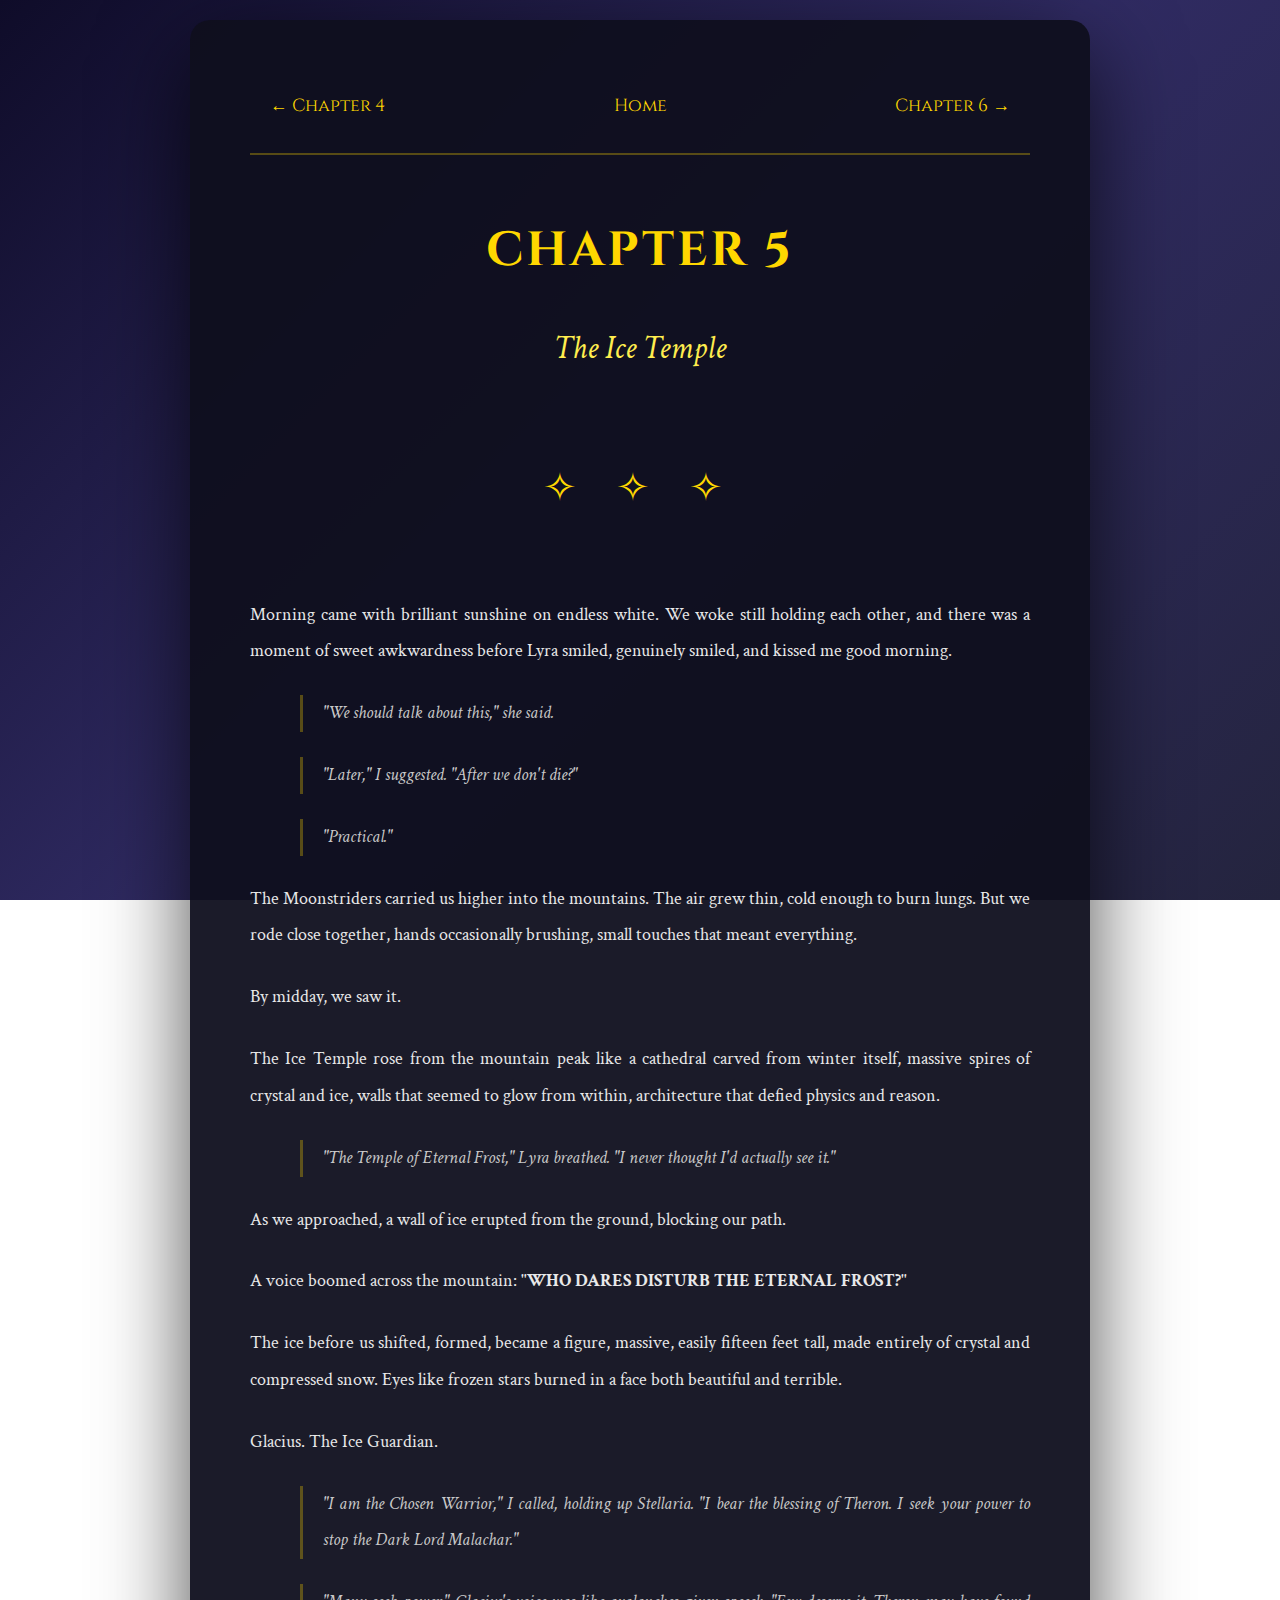
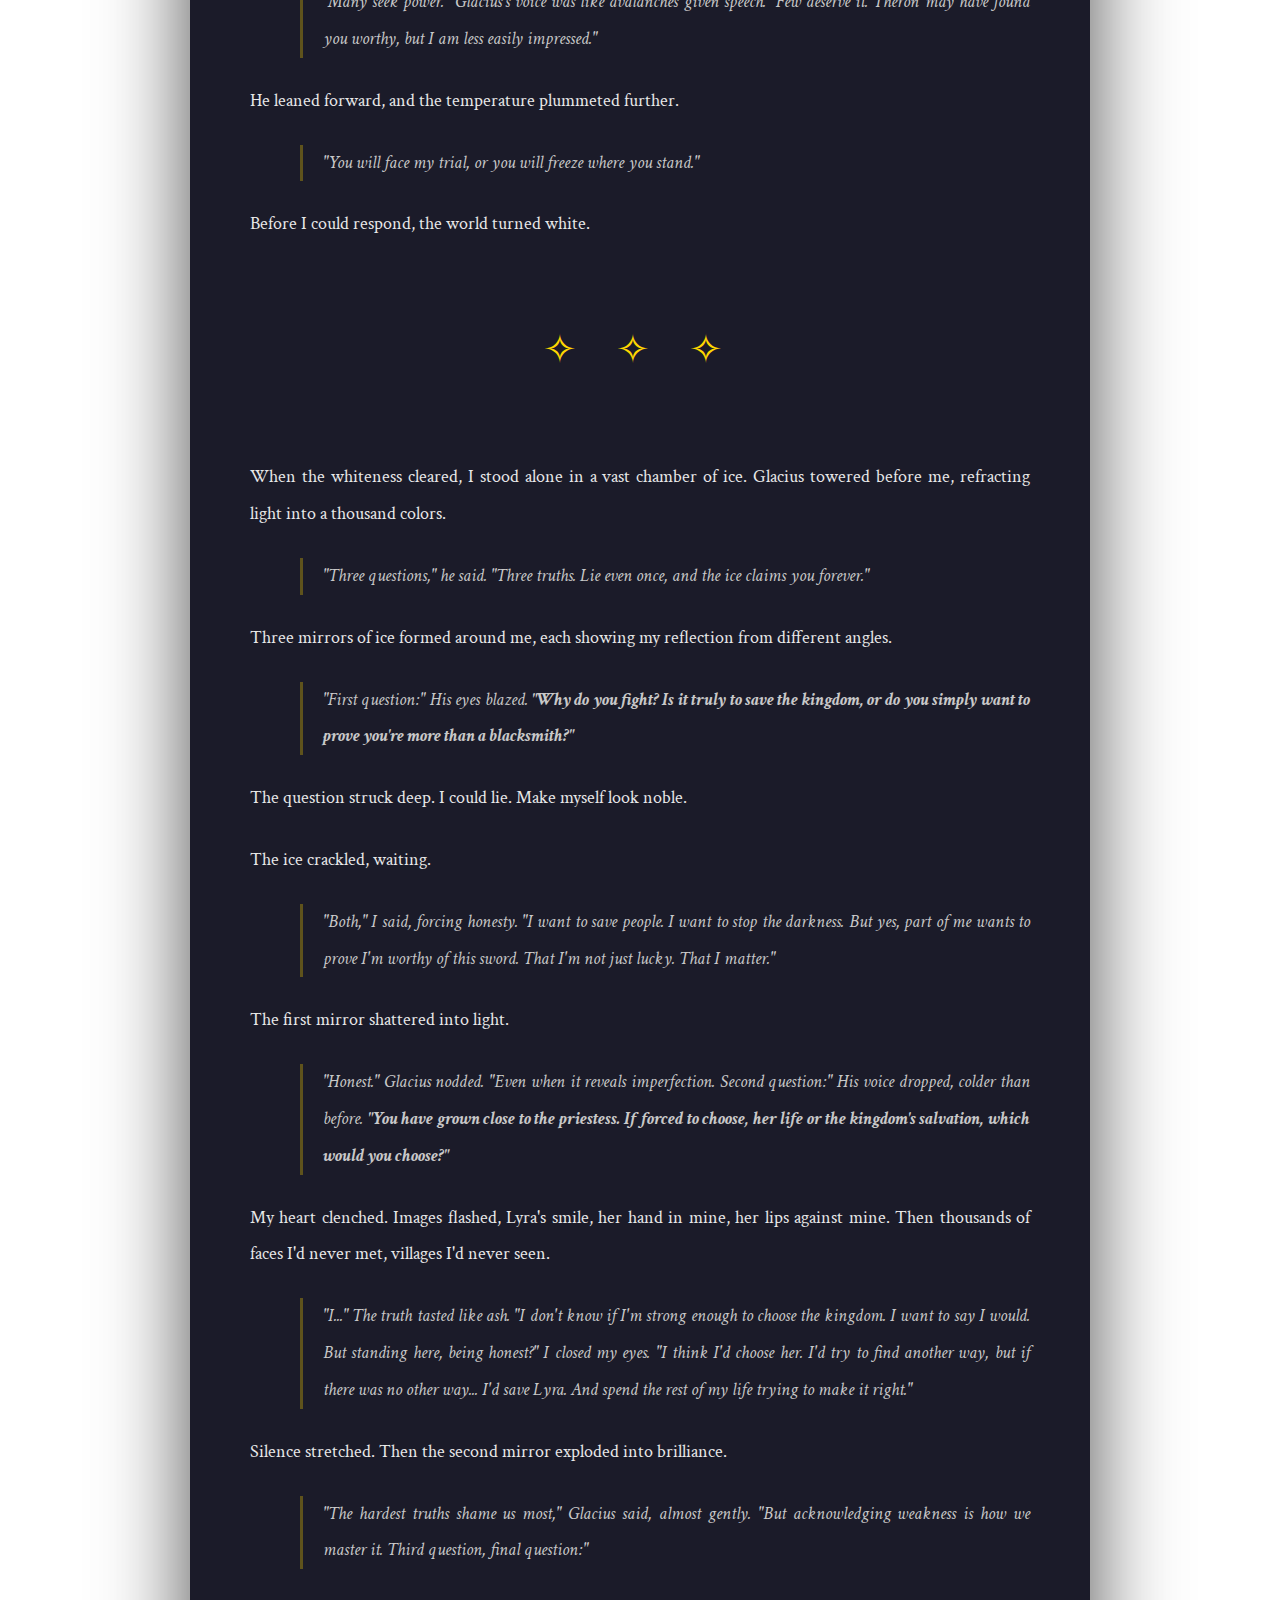
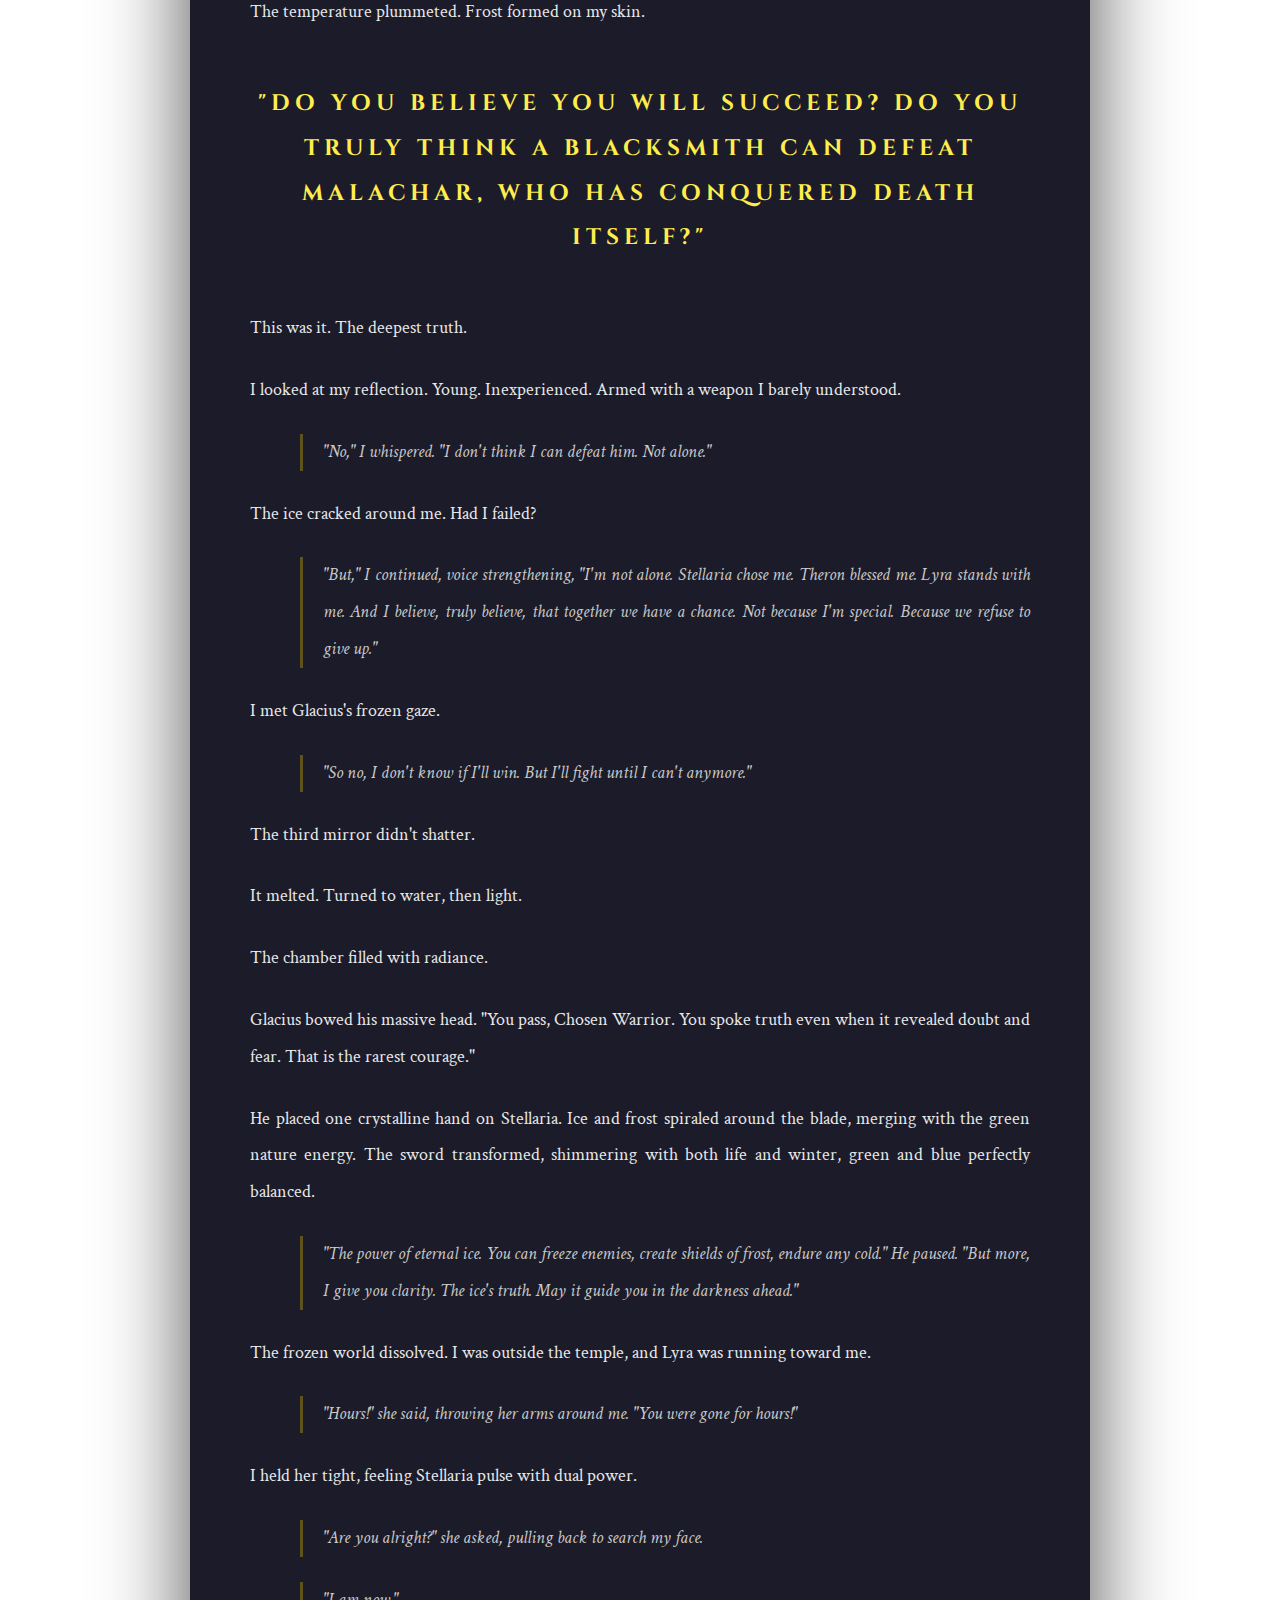
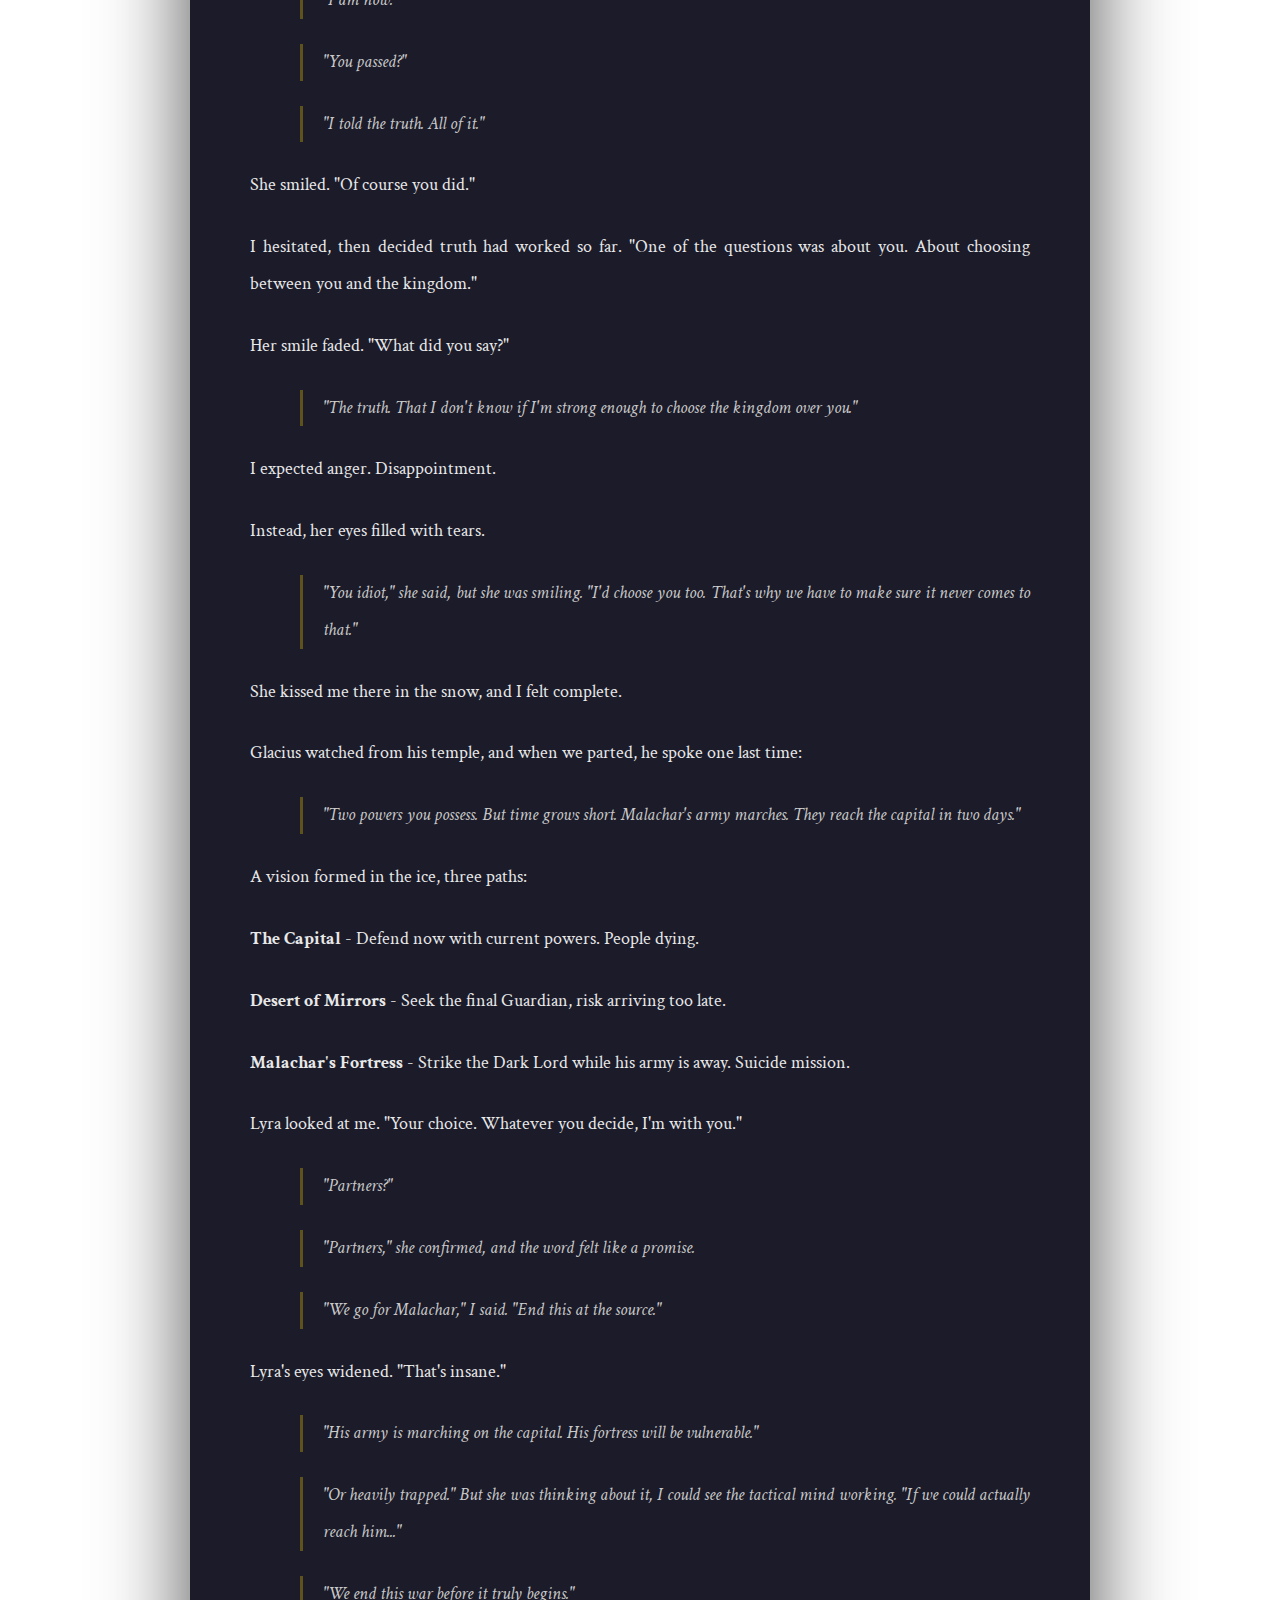
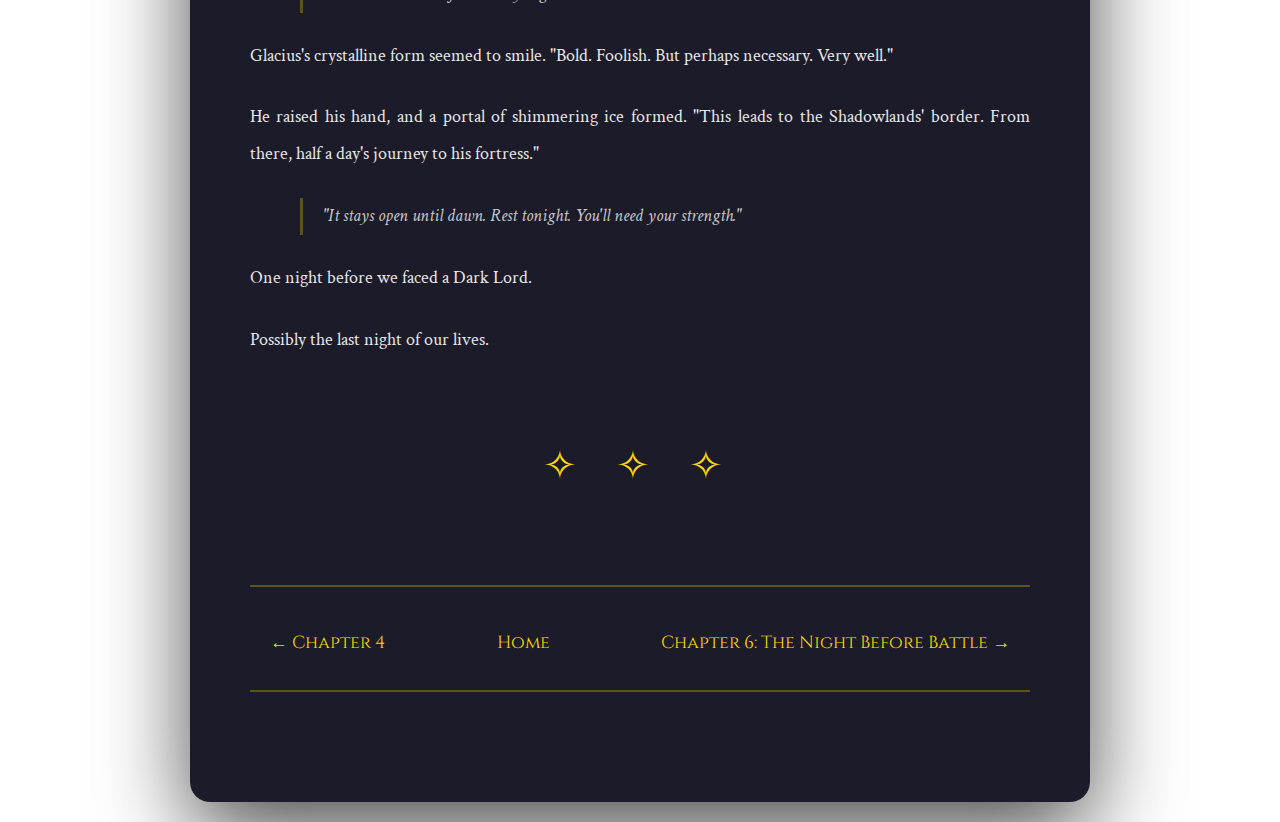
<file: chapter5.html>
<!DOCTYPE html>
<html lang="en">
<head>
    <meta charset="UTF-8">
    <meta name="viewport" content="width=device-width, initial-scale=1.0">
    <title>Chapter 5: The Ice Temple | The Starfall Warrior</title>
    <style>
        @import url('https://fonts.googleapis.com/css2?family=Cinzel:wght@400;600;700&family=Crimson+Text:ital,wght@0,400;0,600;1,400&display=swap');
        *{margin:0;padding:0;box-sizing:border-box}
        body{font-family:'Crimson Text',serif;background:linear-gradient(135deg,#0f0c29,#302b63,#24243e);background-attachment:fixed;color:#e8e8e8;line-height:1.9;padding:20px}
        .container{max-width:900px;margin:0 auto;background:rgba(15,15,30,0.95);padding:60px;border-radius:20px;box-shadow:0 30px 90px rgba(0,0,0,0.7)}
        .nav{display:flex;justify-content:space-between;margin-bottom:50px;padding-bottom:20px;border-bottom:2px solid rgba(255,215,0,0.3)}
        .nav a{color:#ffd700;text-decoration:none;font-family:'Cinzel',serif;font-size:1.1em;transition:all 0.3s;padding:10px 20px;border-radius:5px}
        .nav a:hover{background:rgba(255,215,0,0.2);transform:scale(1.05)}
        h1{font-family:'Cinzel',serif;font-size:3em;color:#ffd700;text-align:center;margin-bottom:20px;letter-spacing:3px}
        .chapter-title{font-size:2em;color:#ffed4e;text-align:center;font-style:italic;margin-bottom:50px}
        p{margin-bottom:25px;font-size:1.15em;text-align:justify;line-height:2}
        .emphasis{font-style:italic;color:#ffd700;font-weight:600}
        .dialogue{margin-left:50px;font-style:italic;color:#c8c8c8;border-left:3px solid rgba(255,215,0,0.3);padding-left:20px}
        .dramatic{font-family:'Cinzel',serif;font-weight:700;font-size:1.4em;color:#ffed4e;text-align:center;margin:50px 0;letter-spacing:5px;text-transform:uppercase}
        .scene-break{text-align:center;margin:70px 0;color:#ffd700;font-size:2.5em;letter-spacing:15px}
        @media(max-width:768px){.container{padding:30px 20px}h1{font-size:2em}.nav{flex-direction:column;gap:10px}}
    </style>
</head>
<body>
<div class="container">
    
    <div class="nav">
        <a href="chapter4.html">← Chapter 4</a>
        <a href="index.html">Home</a>
        <a href="chapter6.html">Chapter 6 →</a>
    </div>

    <h1>CHAPTER 5</h1>
    <p class="chapter-title">The Ice Temple</p>

    <div class="scene-break">✧ ✧ ✧</div>

    <p>Morning came with brilliant sunshine on endless white. We woke still holding each other, and there was a moment of sweet awkwardness before Lyra smiled, genuinely smiled, and kissed me good morning.</p>

    <p class="dialogue">"We should talk about this," she said.</p>

    <p class="dialogue">"Later," I suggested. "After we don't die?"</p>

    <p class="dialogue">"Practical."</p>

    <p>The Moonstriders carried us higher into the mountains. The air grew thin, cold enough to burn lungs. But we rode close together, hands occasionally brushing, small touches that meant everything.</p>

    <p>By midday, we saw it.</p>

    <p>The Ice Temple rose from the mountain peak like a cathedral carved from winter itself, massive spires of crystal and ice, walls that seemed to glow from within, architecture that defied physics and reason.</p>

    <p class="dialogue">"The Temple of Eternal Frost," Lyra breathed. "I never thought I'd actually see it."</p>

    <p>As we approached, a wall of ice erupted from the ground, blocking our path.</p>

    <p>A voice boomed across the mountain: <strong>"WHO DARES DISTURB THE ETERNAL FROST?"</strong></p>

    <p>The ice before us shifted, formed, became a figure, massive, easily fifteen feet tall, made entirely of crystal and compressed snow. Eyes like frozen stars burned in a face both beautiful and terrible.</p>

    <p>Glacius. The Ice Guardian.</p>

    <p class="dialogue">"I am the Chosen Warrior," I called, holding up Stellaria. "I bear the blessing of Theron. I seek your power to stop the Dark Lord Malachar."</p>

    <p class="dialogue">"Many seek power." Glacius's voice was like avalanches given speech. "Few deserve it. Theron may have found you worthy, but I am less easily impressed."</p>

    <p>He leaned forward, and the temperature plummeted further.</p>

    <p class="dialogue">"You will face my trial, or you will freeze where you stand."</p>

    <p>Before I could respond, the world turned white.</p>

    <div class="scene-break">✧ ✧ ✧</div>

    <p>When the whiteness cleared, I stood alone in a vast chamber of ice. Glacius towered before me, refracting light into a thousand colors.</p>

    <p class="dialogue">"Three questions," he said. "Three truths. Lie even once, and the ice claims you forever."</p>

    <p>Three mirrors of ice formed around me, each showing my reflection from different angles.</p>

    <p class="dialogue">"First question:" His eyes blazed. <strong>"Why do you fight? Is it truly to save the kingdom, or do you simply want to prove you're more than a blacksmith?"</strong></p>

    <p>The question struck deep. I could lie. Make myself look noble.</p>

    <p>The ice crackled, waiting.</p>

    <p class="dialogue">"Both," I said, forcing honesty. "I want to save people. I want to stop the darkness. But yes, part of me wants to prove I'm worthy of this sword. That I'm not just lucky. That I matter."</p>

    <p>The first mirror shattered into light.</p>

    <p class="dialogue">"Honest." Glacius nodded. "Even when it reveals imperfection. Second question:" His voice dropped, colder than before. <strong>"You have grown close to the priestess. If forced to choose, her life or the kingdom's salvation, which would you choose?"</strong></p>

    <p>My heart clenched. Images flashed, Lyra's smile, her hand in mine, her lips against mine. Then thousands of faces I'd never met, villages I'd never seen.</p>

    <p class="dialogue">"I..." The truth tasted like ash. "I don't know if I'm strong enough to choose the kingdom. I want to say I would. But standing here, being honest?" I closed my eyes. "I think I'd choose her. I'd try to find another way, but if there was no other way... I'd save Lyra. And spend the rest of my life trying to make it right."</p>

    <p>Silence stretched. Then the second mirror exploded into brilliance.</p>

    <p class="dialogue">"The hardest truths shame us most," Glacius said, almost gently. "But acknowledging weakness is how we master it. Third question, final question:"</p>

    <p>The temperature plummeted. Frost formed on my skin.</p>

    <p class="dramatic">"Do you believe you will succeed? Do you truly think a blacksmith can defeat Malachar, who has conquered death itself?"</p>

    <p>This was it. The deepest truth.</p>

    <p>I looked at my reflection. Young. Inexperienced. Armed with a weapon I barely understood.</p>

    <p class="dialogue">"No," I whispered. "I don't think I can defeat him. Not alone."</p>

    <p>The ice cracked around me. Had I failed?</p>

    <p class="dialogue">"But," I continued, voice strengthening, "I'm not alone. Stellaria chose me. Theron blessed me. Lyra stands with me. And I believe, truly believe, that together we have a chance. Not because I'm special. Because we refuse to give up."</p>

    <p>I met Glacius's frozen gaze.</p>

    <p class="dialogue">"So no, I don't know if I'll win. But I'll fight until I can't anymore."</p>

    <p>The third mirror didn't shatter.</p>

    <p>It melted. Turned to water, then light.</p>

    <p>The chamber filled with radiance.</p>

    <p>Glacius bowed his massive head. "You pass, Chosen Warrior. You spoke truth even when it revealed doubt and fear. That is the rarest courage."</p>

    <p>He placed one crystalline hand on Stellaria. Ice and frost spiraled around the blade, merging with the green nature energy. The sword transformed, shimmering with both life and winter, green and blue perfectly balanced.</p>

    <p class="dialogue">"The power of eternal ice. You can freeze enemies, create shields of frost, endure any cold." He paused. "But more, I give you clarity. The ice's truth. May it guide you in the darkness ahead."</p>

    <p>The frozen world dissolved. I was outside the temple, and Lyra was running toward me.</p>

    <p class="dialogue">"Hours!" she said, throwing her arms around me. "You were gone for hours!"</p>

    <p>I held her tight, feeling Stellaria pulse with dual power.</p>

    <p class="dialogue">"Are you alright?" she asked, pulling back to search my face.</p>

    <p class="dialogue">"I am now."</p>

    <p class="dialogue">"You passed?"</p>

    <p class="dialogue">"I told the truth. All of it."</p>

    <p>She smiled. "Of course you did."</p>

    <p>I hesitated, then decided truth had worked so far. "One of the questions was about you. About choosing between you and the kingdom."</p>

    <p>Her smile faded. "What did you say?"</p>

    <p class="dialogue">"The truth. That I don't know if I'm strong enough to choose the kingdom over you."</p>

    <p>I expected anger. Disappointment.</p>

    <p>Instead, her eyes filled with tears.</p>

    <p class="dialogue">"You idiot," she said, but she was smiling. "I'd choose you too. That's why we have to make sure it never comes to that."</p>

    <p>She kissed me there in the snow, and I felt complete.</p>

    <p>Glacius watched from his temple, and when we parted, he spoke one last time:</p>

    <p class="dialogue">"Two powers you possess. But time grows short. Malachar's army marches. They reach the capital in two days."</p>

    <p>A vision formed in the ice, three paths:</p>

    <p><strong>The Capital</strong> - Defend now with current powers. People dying.</p>

    <p><strong>Desert of Mirrors</strong> - Seek the final Guardian, risk arriving too late.</p>

    <p><strong>Malachar's Fortress</strong> - Strike the Dark Lord while his army is away. Suicide mission.</p>

    <p>Lyra looked at me. "Your choice. Whatever you decide, I'm with you."</p>

    <p class="dialogue">"Partners?"</p>

    <p class="dialogue">"Partners," she confirmed, and the word felt like a promise.</p>

    <p class="dialogue">"We go for Malachar," I said. "End this at the source."</p>

    <p>Lyra's eyes widened. "That's insane."</p>

    <p class="dialogue">"His army is marching on the capital. His fortress will be vulnerable."</p>

    <p class="dialogue">"Or heavily trapped." But she was thinking about it, I could see the tactical mind working. "If we could actually reach him..."</p>

    <p class="dialogue">"We end this war before it truly begins."</p>

    <p>Glacius's crystalline form seemed to smile. "Bold. Foolish. But perhaps necessary. Very well."</p>

    <p>He raised his hand, and a portal of shimmering ice formed. "This leads to the Shadowlands' border. From there, half a day's journey to his fortress."</p>

    <p class="dialogue">"It stays open until dawn. Rest tonight. You'll need your strength."</p>

    <p>One night before we faced a Dark Lord.</p>

    <p>Possibly the last night of our lives.</p>

    <div class="scene-break">✧ ✧ ✧</div>

    <div class="nav" style="margin-top:80px;border-top:2px solid rgba(255,215,0,0.3);padding-top:30px">
        <a href="chapter4.html">← Chapter 4</a>
        <a href="index.html">Home</a>
        <a href="chapter6.html">Chapter 6: The Night Before Battle →</a>
    </div>

</div>
</body>
</html>
</file>
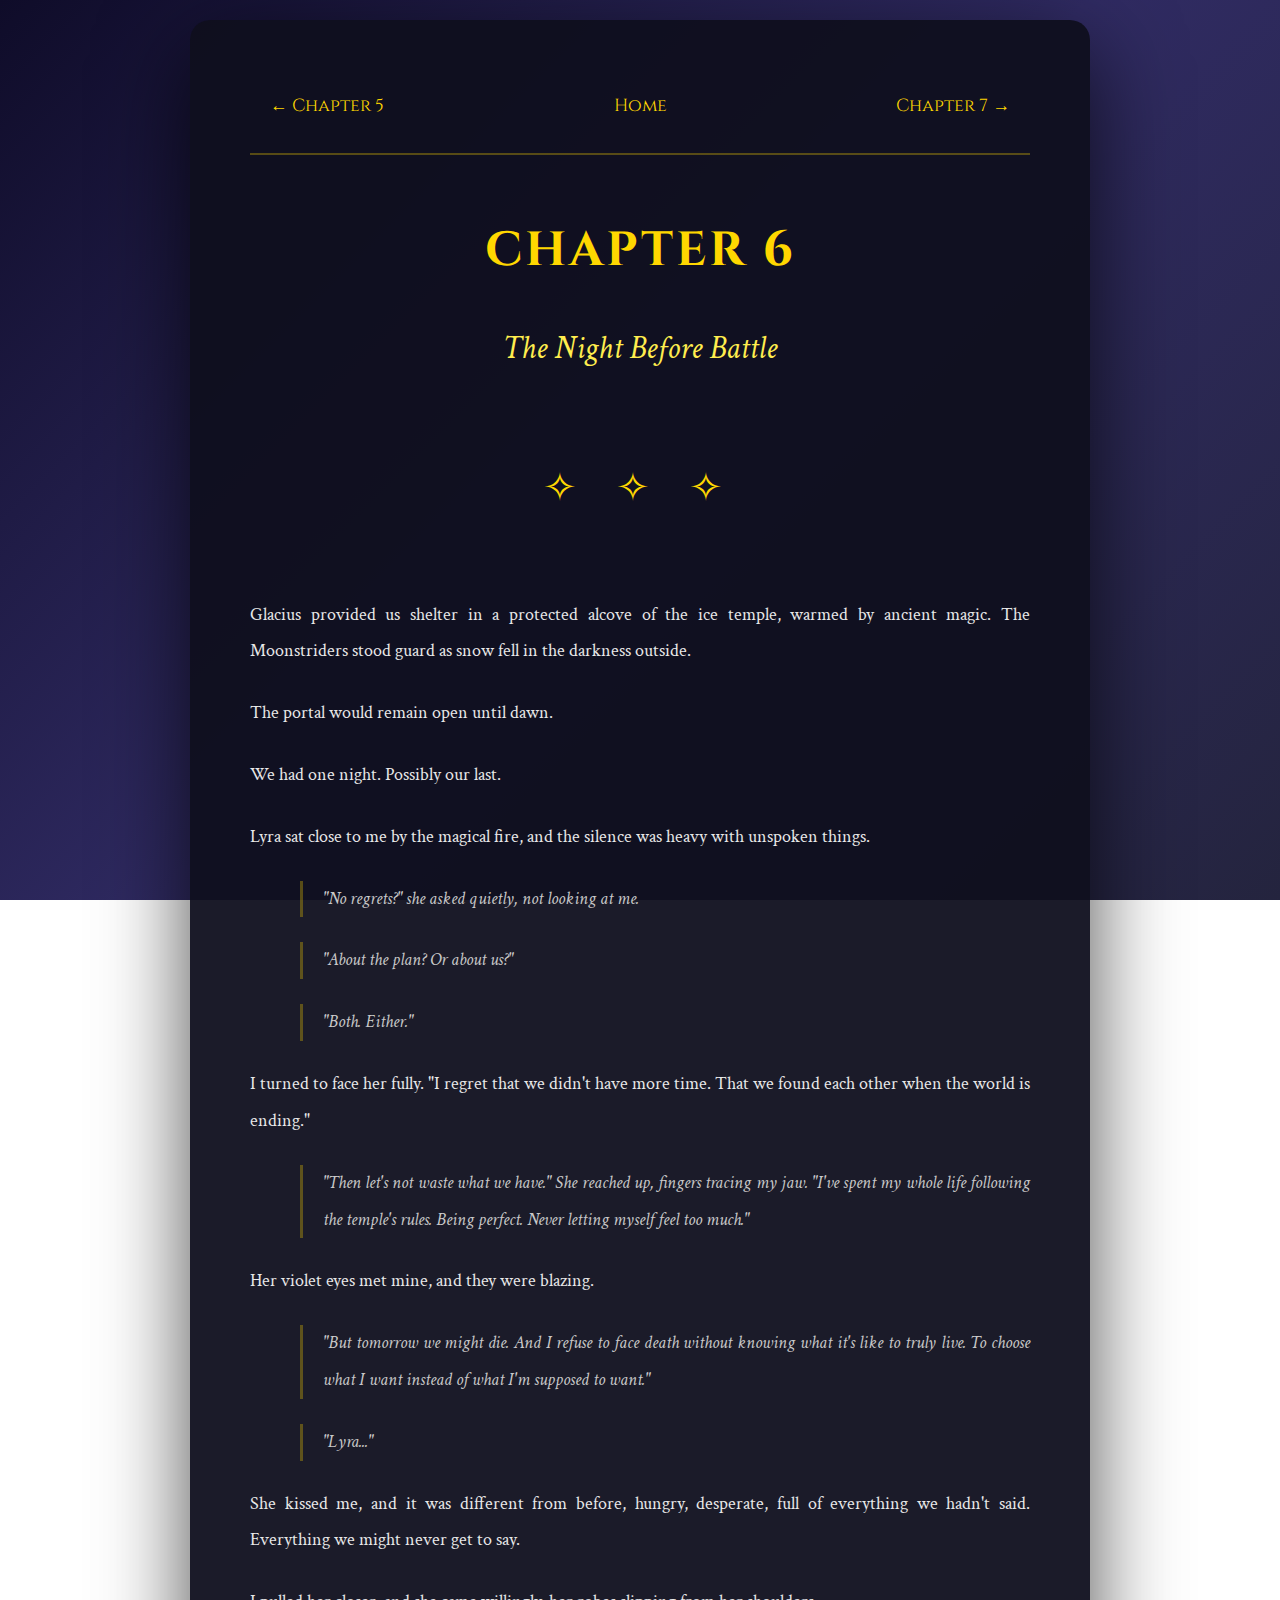
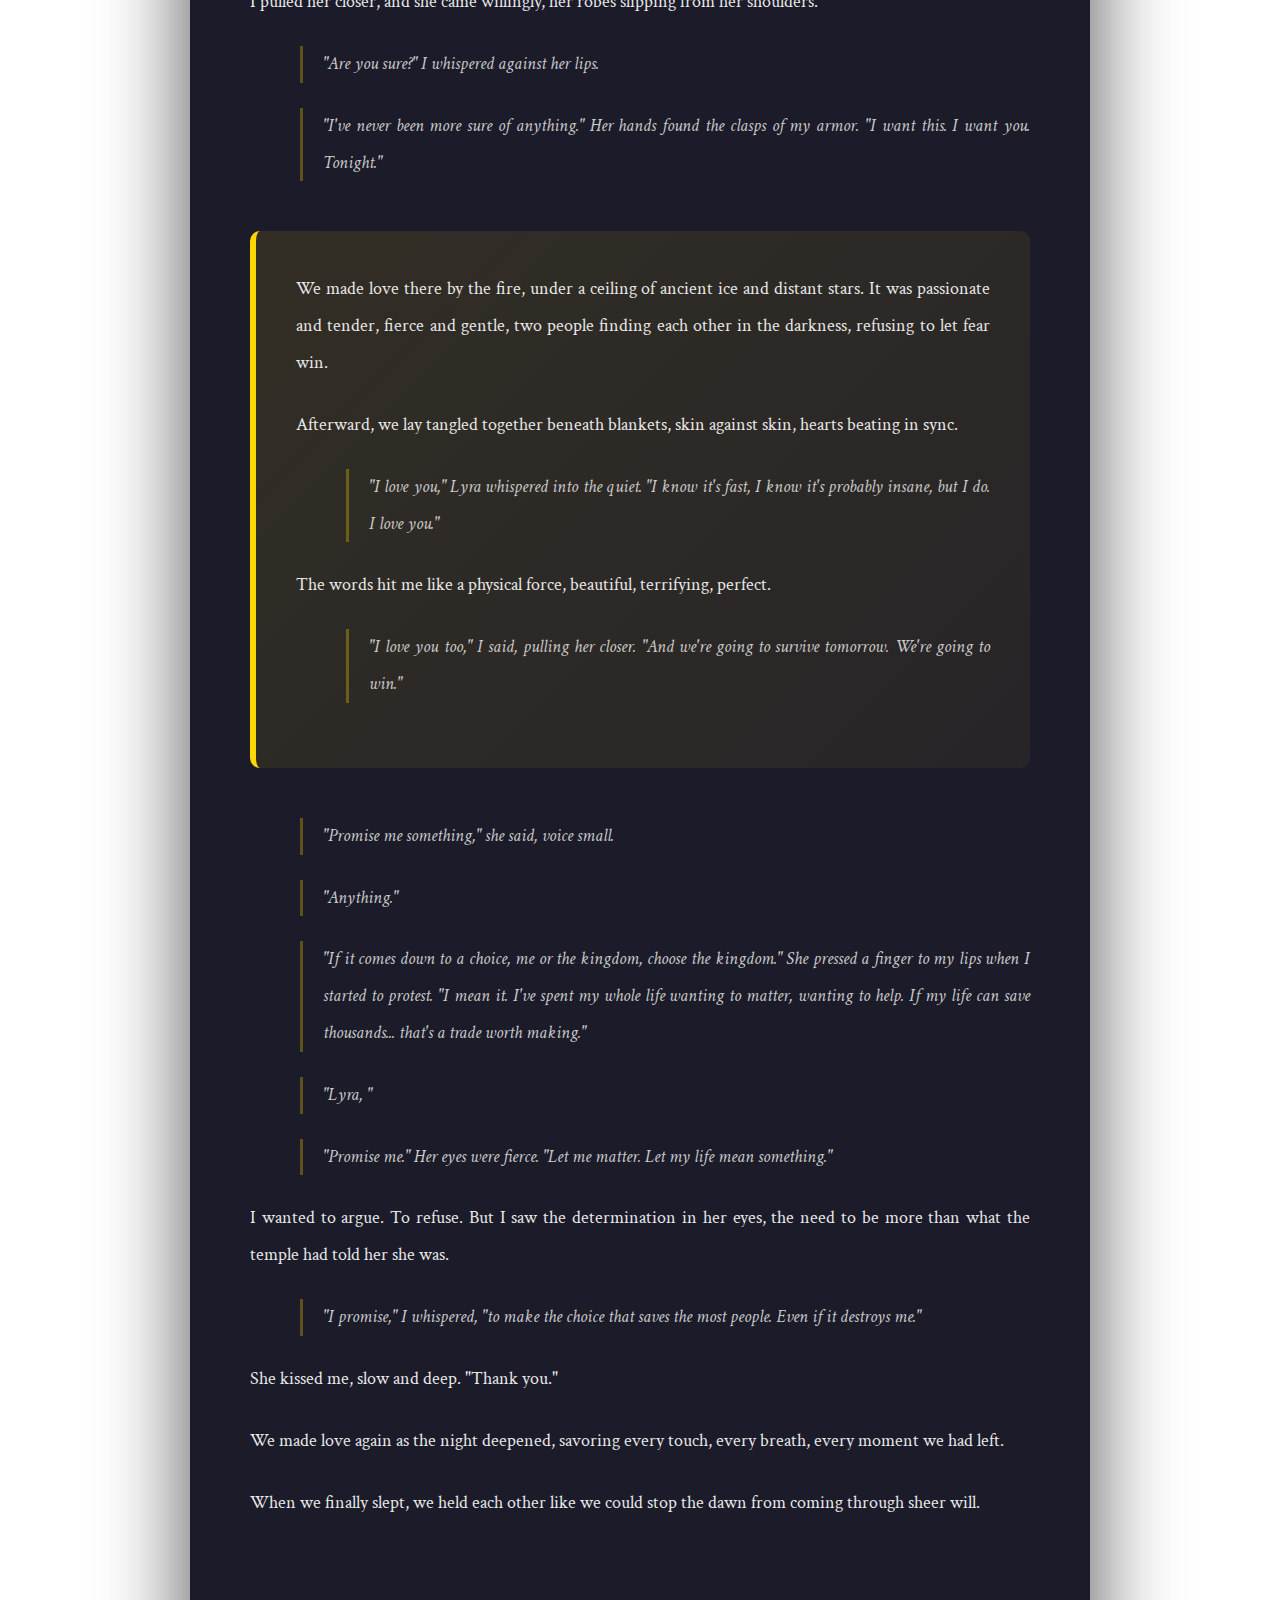
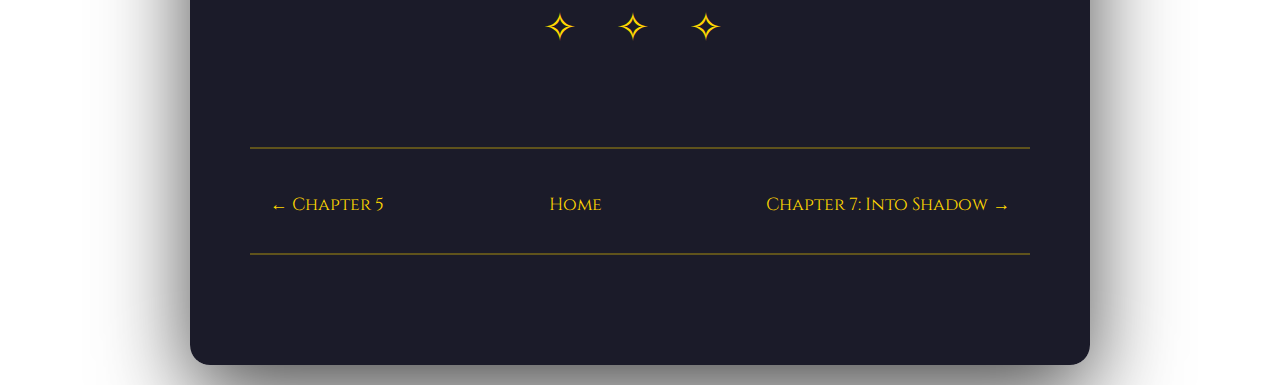
<file: chapter6.html>
<!DOCTYPE html>
<html lang="en">
<head>
    <meta charset="UTF-8">
    <meta name="viewport" content="width=device-width, initial-scale=1.0">
    <title>Chapter 6: The Night Before Battle | The Starfall Warrior</title>
    <style>
        @import url('https://fonts.googleapis.com/css2?family=Cinzel:wght@400;600;700&family=Crimson+Text:ital,wght@0,400;0,600;1,400&display=swap');
        *{margin:0;padding:0;box-sizing:border-box}
        body{font-family:'Crimson Text',serif;background:linear-gradient(135deg,#0f0c29,#302b63,#24243e);background-attachment:fixed;color:#e8e8e8;line-height:1.9;padding:20px}
        .container{max-width:900px;margin:0 auto;background:rgba(15,15,30,0.95);padding:60px;border-radius:20px;box-shadow:0 30px 90px rgba(0,0,0,0.7)}
        .nav{display:flex;justify-content:space-between;margin-bottom:50px;padding-bottom:20px;border-bottom:2px solid rgba(255,215,0,0.3)}
        .nav a{color:#ffd700;text-decoration:none;font-family:'Cinzel',serif;font-size:1.1em;transition:all 0.3s;padding:10px 20px;border-radius:5px}
        .nav a:hover{background:rgba(255,215,0,0.2);transform:scale(1.05)}
        h1{font-family:'Cinzel',serif;font-size:3em;color:#ffd700;text-align:center;margin-bottom:20px;letter-spacing:3px}
        .chapter-title{font-size:2em;color:#ffed4e;text-align:center;font-style:italic;margin-bottom:50px}
        p{margin-bottom:25px;font-size:1.15em;text-align:justify;line-height:2}
        .emphasis{font-style:italic;color:#ffd700;font-weight:600}
        .dialogue{margin-left:50px;font-style:italic;color:#c8c8c8;border-left:3px solid rgba(255,215,0,0.3);padding-left:20px}
        .scene-break{text-align:center;margin:70px 0;color:#ffd700;font-size:2.5em;letter-spacing:15px}
        .intimate-scene{background:linear-gradient(135deg,rgba(255,215,0,0.1),rgba(255,215,0,0.05));padding:40px;border-left:6px solid #ffd700;margin:50px 0;border-radius:10px}
        @media(max-width:768px){.container{padding:30px 20px}h1{font-size:2em}.nav{flex-direction:column;gap:10px}}
    </style>
</head>
<body>
<div class="container">
    
    <div class="nav">
        <a href="chapter5.html">← Chapter 5</a>
        <a href="index.html">Home</a>
        <a href="chapter7.html">Chapter 7 →</a>
    </div>

    <h1>CHAPTER 6</h1>
    <p class="chapter-title">The Night Before Battle</p>

    <div class="scene-break">✧ ✧ ✧</div>

    <p>Glacius provided us shelter in a protected alcove of the ice temple, warmed by ancient magic. The Moonstriders stood guard as snow fell in the darkness outside.</p>

    <p>The portal would remain open until dawn.</p>

    <p>We had one night. Possibly our last.</p>

    <p>Lyra sat close to me by the magical fire, and the silence was heavy with unspoken things.</p>

    <p class="dialogue">"No regrets?" she asked quietly, not looking at me.</p>

    <p class="dialogue">"About the plan? Or about us?"</p>

    <p class="dialogue">"Both. Either."</p>

    <p>I turned to face her fully. "I regret that we didn't have more time. That we found each other when the world is ending."</p>

    <p class="dialogue">"Then let's not waste what we have." She reached up, fingers tracing my jaw. "I've spent my whole life following the temple's rules. Being perfect. Never letting myself feel too much."</p>

    <p>Her violet eyes met mine, and they were blazing.</p>

    <p class="dialogue">"But tomorrow we might die. And I refuse to face death without knowing what it's like to truly live. To choose what I want instead of what I'm supposed to want."</p>

    <p class="dialogue">"Lyra..."</p>

    <p>She kissed me, and it was different from before, hungry, desperate, full of everything we hadn't said. Everything we might never get to say.</p>

    <p>I pulled her closer, and she came willingly, her robes slipping from her shoulders.</p>

    <p class="dialogue">"Are you sure?" I whispered against her lips.</p>

    <p class="dialogue">"I've never been more sure of anything." Her hands found the clasps of my armor. "I want this. I want you. Tonight."</p>

    <div class="intimate-scene">
    <p>We made love there by the fire, under a ceiling of ancient ice and distant stars. It was passionate and tender, fierce and gentle, two people finding each other in the darkness, refusing to let fear win.</p>

    <p>Afterward, we lay tangled together beneath blankets, skin against skin, hearts beating in sync.</p>

    <p class="dialogue">"I love you," Lyra whispered into the quiet. "I know it's fast, I know it's probably insane, but I do. I love you."</p>

    <p>The words hit me like a physical force, beautiful, terrifying, perfect.</p>

    <p class="dialogue">"I love you too," I said, pulling her closer. "And we're going to survive tomorrow. We're going to win."</p>
    </div>

    <p class="dialogue">"Promise me something," she said, voice small.</p>

    <p class="dialogue">"Anything."</p>

    <p class="dialogue">"If it comes down to a choice, me or the kingdom, choose the kingdom." She pressed a finger to my lips when I started to protest. "I mean it. I've spent my whole life wanting to matter, wanting to help. If my life can save thousands... that's a trade worth making."</p>

    <p class="dialogue">"Lyra, "</p>

    <p class="dialogue">"Promise me." Her eyes were fierce. "Let me matter. Let my life mean something."</p>

    <p>I wanted to argue. To refuse. But I saw the determination in her eyes, the need to be more than what the temple had told her she was.</p>

    <p class="dialogue">"I promise," I whispered, "to make the choice that saves the most people. Even if it destroys me."</p>

    <p>She kissed me, slow and deep. "Thank you."</p>

    <p>We made love again as the night deepened, savoring every touch, every breath, every moment we had left.</p>

    <p>When we finally slept, we held each other like we could stop the dawn from coming through sheer will.</p>

    <div class="scene-break">✧ ✧ ✧</div>

    <div class="nav" style="margin-top:80px;border-top:2px solid rgba(255,215,0,0.3);padding-top:30px">
        <a href="chapter5.html">← Chapter 5</a>
        <a href="index.html">Home</a>
        <a href="chapter7.html">Chapter 7: Into Shadow →</a>
    </div>

</div>
</body>
</html>
</file>
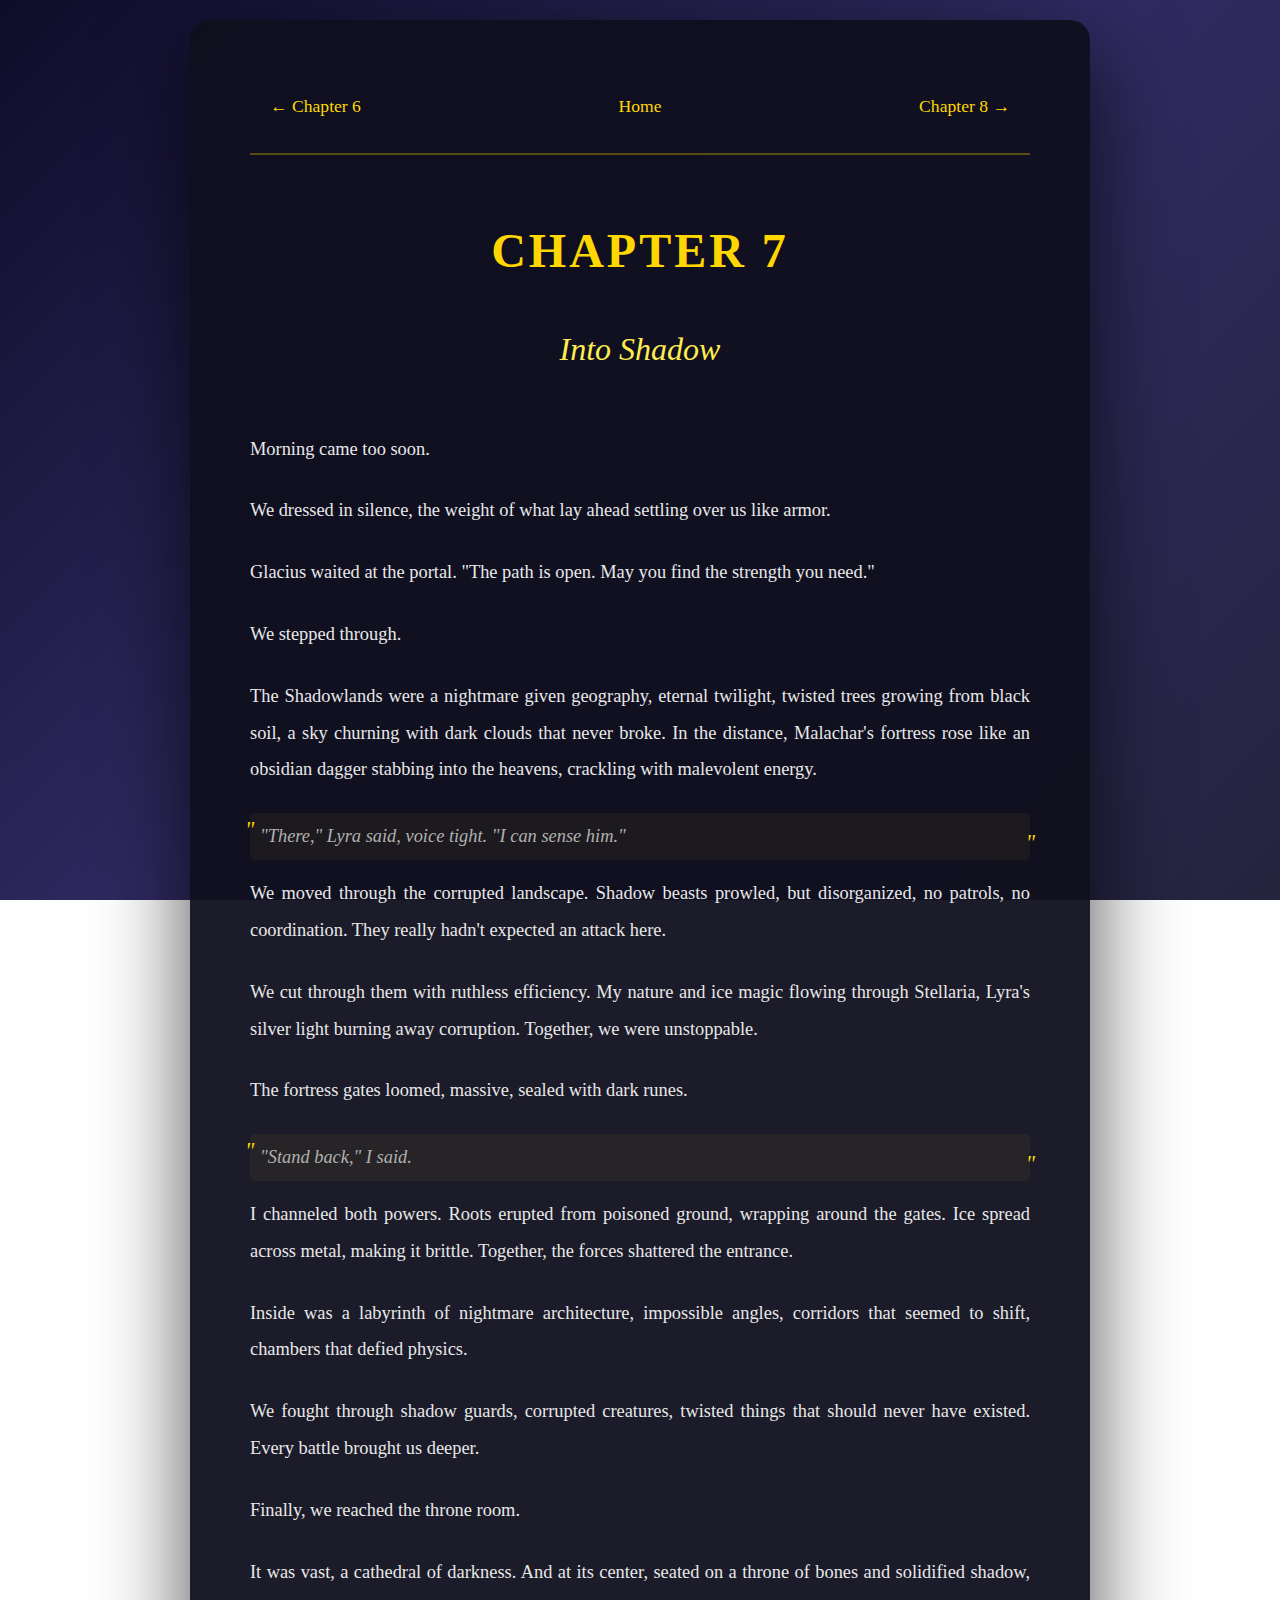
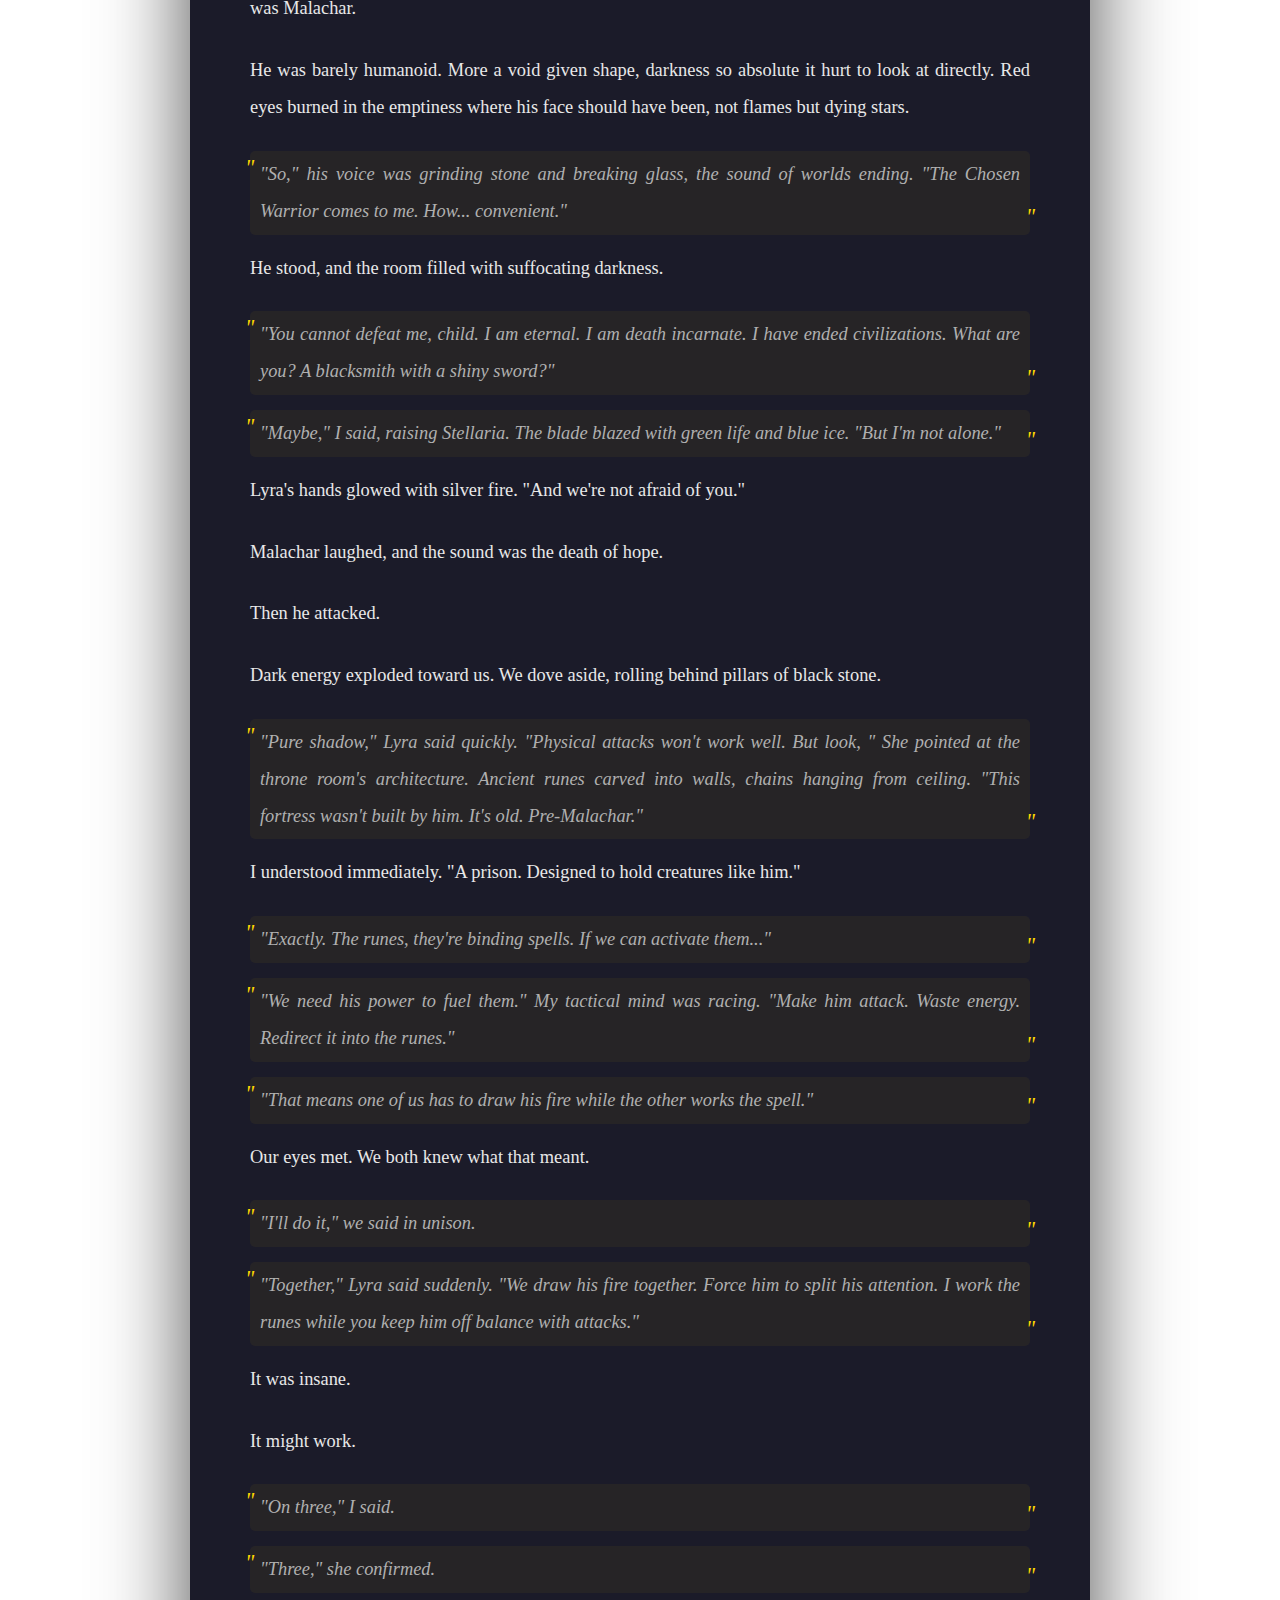
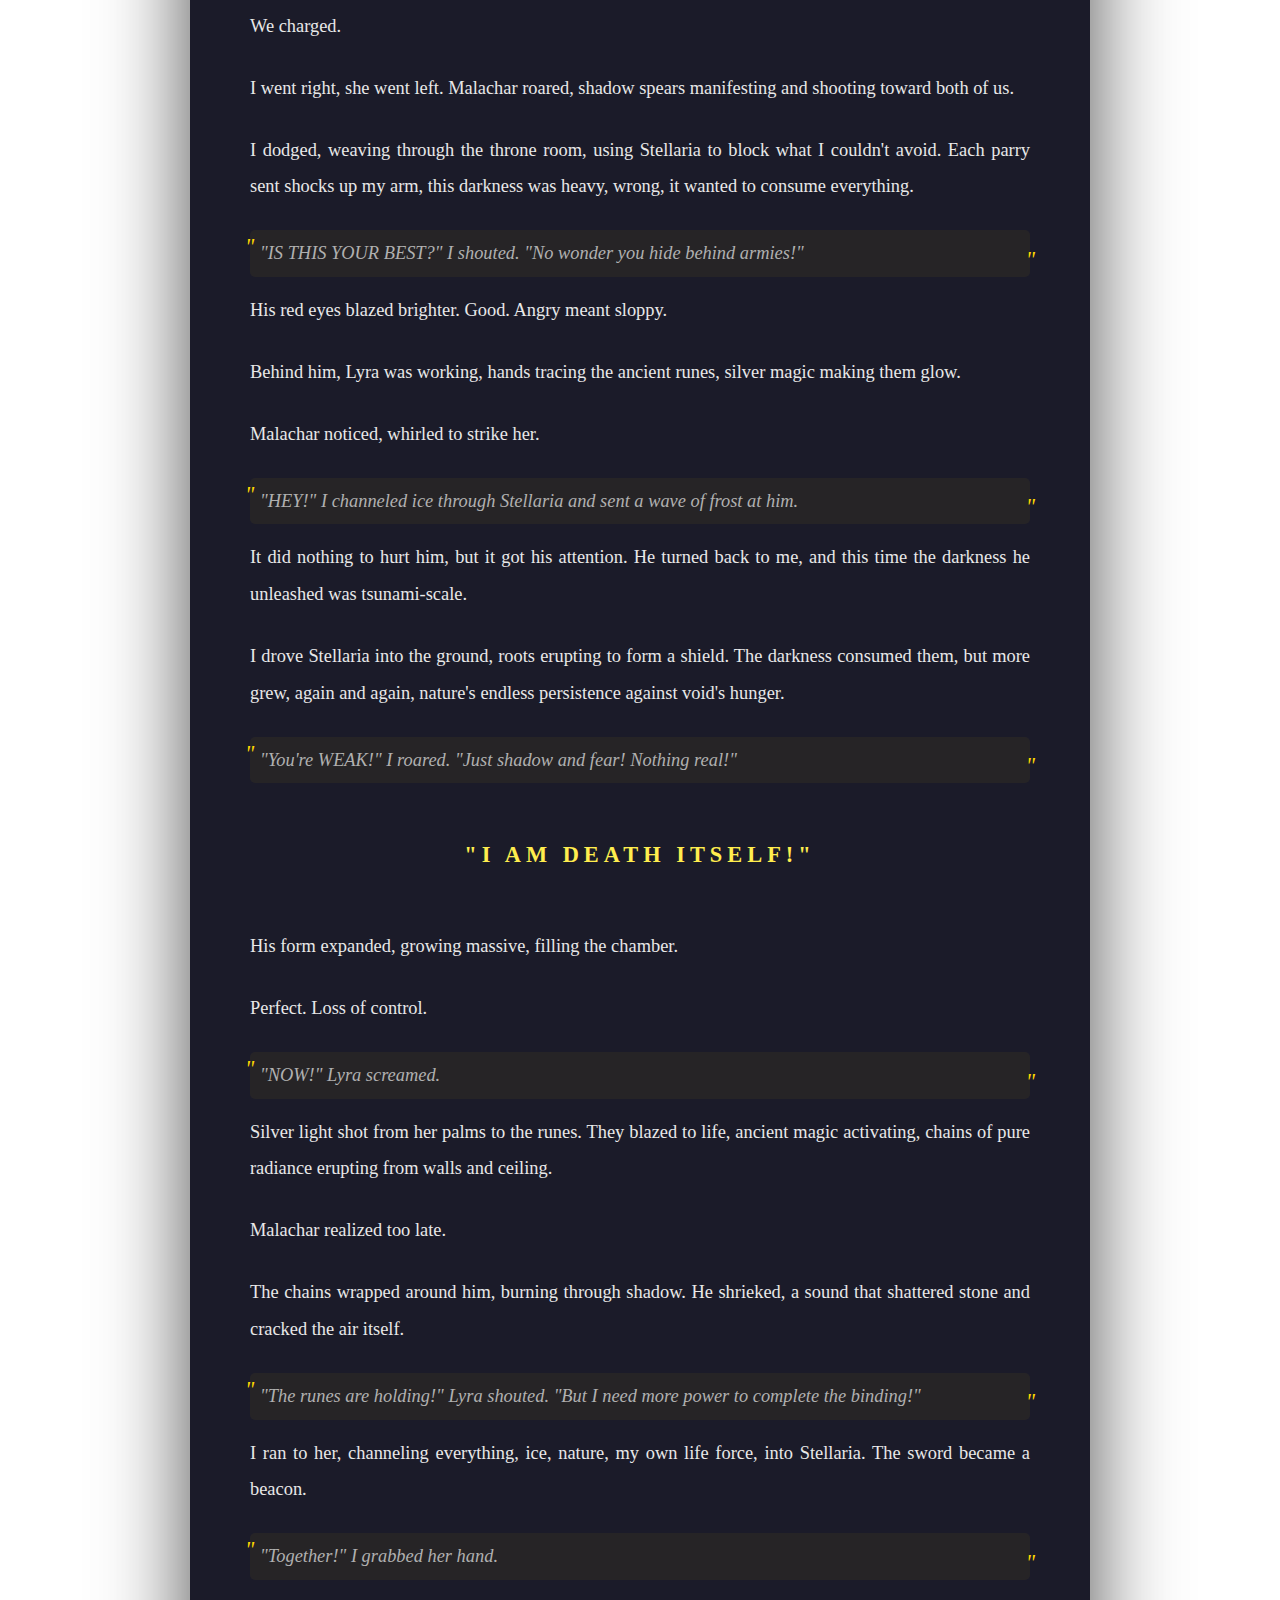
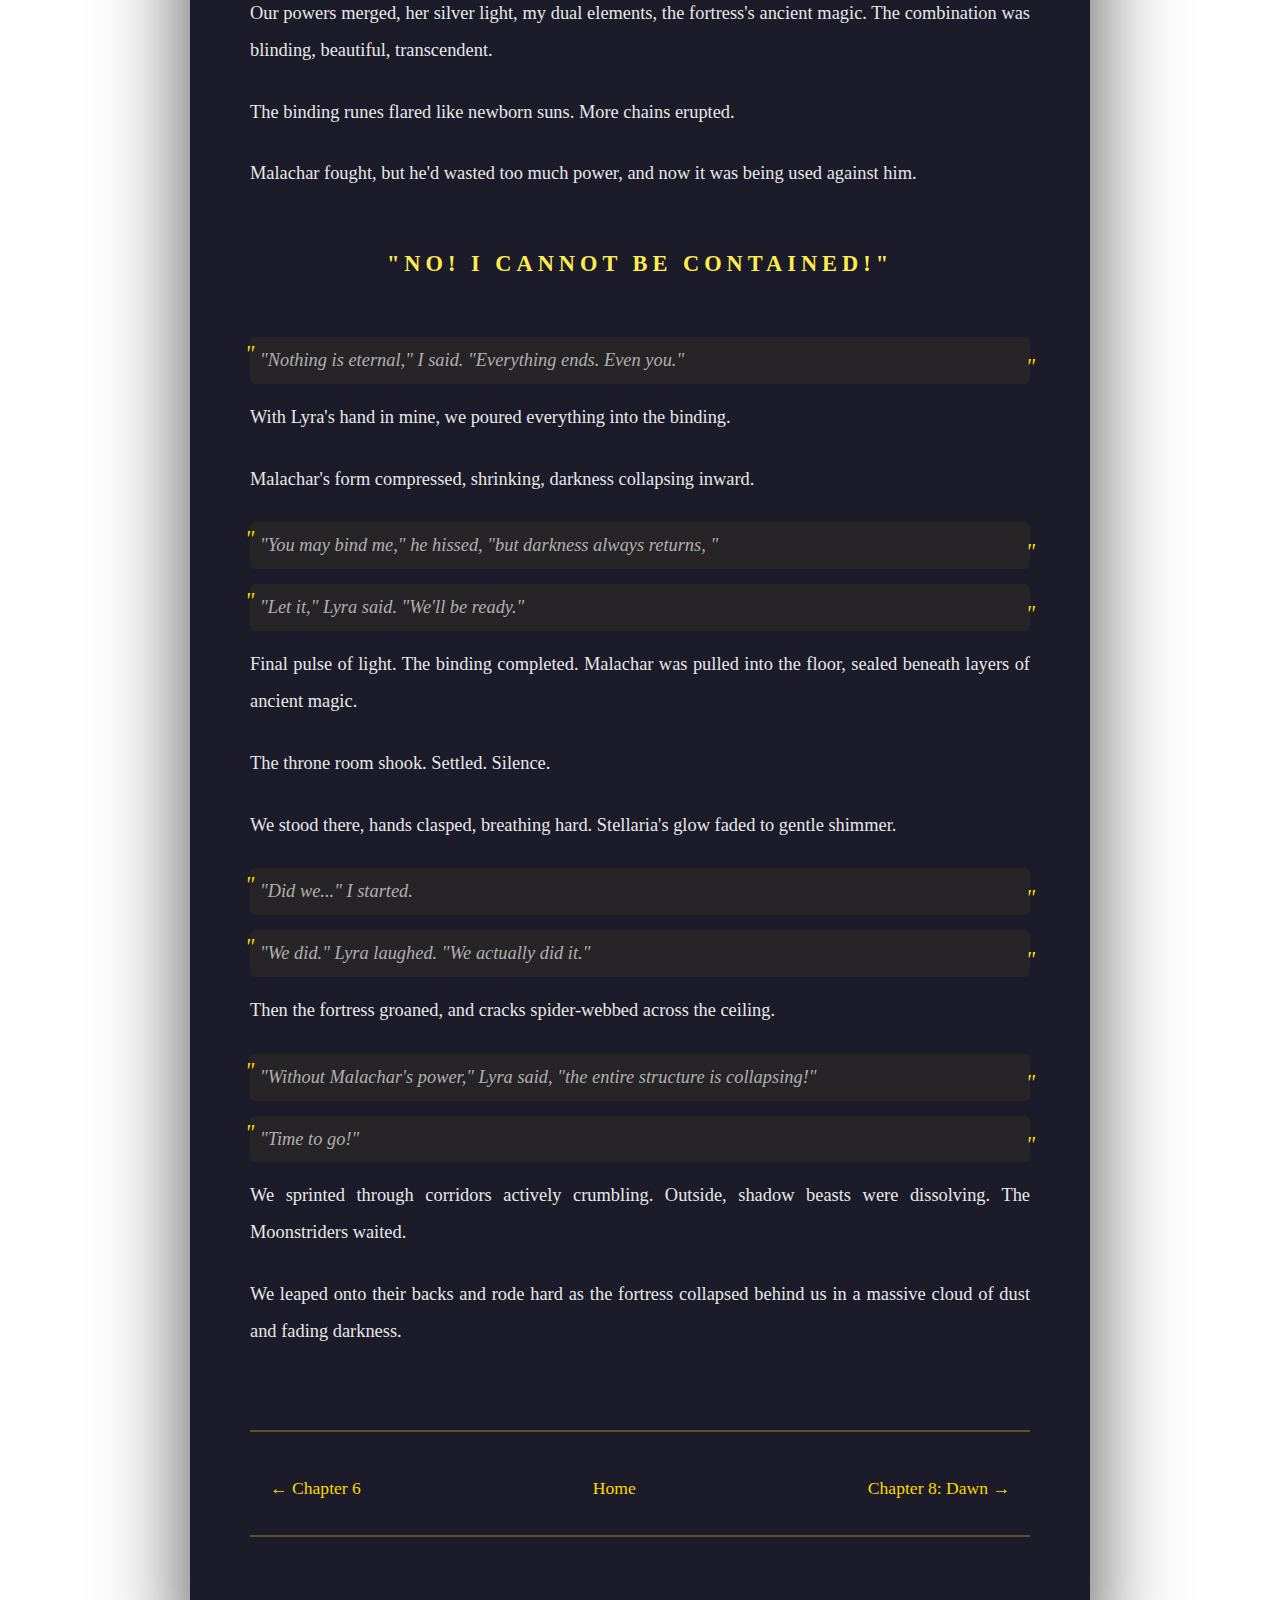
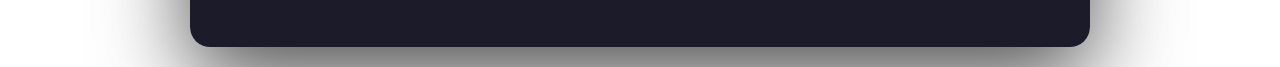
<file: chapter7.html>
<!DOCTYPE html>
<html lang="en">
<head>
    <meta charset="UTF-8">
    <meta name="viewport" content="width=device-width, initial-scale=1.0">
    <title>Chapter 7: Into Shadow | The Starfall Warrior</title>
    <link rel="stylesheet" href="style.css">
</head>
<body>
<div class="container">
    
    <div class="nav">
        <a href="chapter6.html">← Chapter 6</a>
        <a href="index.html">Home</a>
        <a href="chapter8.html">Chapter 8 →</a>
    </div>

    <h1>CHAPTER 7</h1>
    <p class="chapter-title">Into Shadow</p>

    <p>Morning came too soon.</p>

    <p>We dressed in silence, the weight of what lay ahead settling over us like armor.</p>

    <p>Glacius waited at the portal. "The path is open. May you find the strength you need."</p>

    <p>We stepped through.</p>

    <p>The Shadowlands were a nightmare given geography, eternal twilight, twisted trees growing from black soil, a sky churning with dark clouds that never broke. In the distance, Malachar's fortress rose like an obsidian dagger stabbing into the heavens, crackling with malevolent energy.</p>

    <p class="dialogue">"There," Lyra said, voice tight. "I can sense him."</p>

    <p>We moved through the corrupted landscape. Shadow beasts prowled, but disorganized, no patrols, no coordination. They really hadn't expected an attack here.</p>

    <p>We cut through them with ruthless efficiency. My nature and ice magic flowing through Stellaria, Lyra's silver light burning away corruption. Together, we were unstoppable.</p>

    <p>The fortress gates loomed, massive, sealed with dark runes.</p>

    <p class="dialogue">"Stand back," I said.</p>

    <p>I channeled both powers. Roots erupted from poisoned ground, wrapping around the gates. Ice spread across metal, making it brittle. Together, the forces shattered the entrance.</p>

    <p>Inside was a labyrinth of nightmare architecture, impossible angles, corridors that seemed to shift, chambers that defied physics.</p>

    <p>We fought through shadow guards, corrupted creatures, twisted things that should never have existed. Every battle brought us deeper.</p>

    <p>Finally, we reached the throne room.</p>

    <p>It was vast, a cathedral of darkness. And at its center, seated on a throne of bones and solidified shadow, was Malachar.</p>

    <p>He was barely humanoid. More a void given shape, darkness so absolute it hurt to look at directly. Red eyes burned in the emptiness where his face should have been, not flames but dying stars.</p>

    <p class="dialogue">"So," his voice was grinding stone and breaking glass, the sound of worlds ending. "The Chosen Warrior comes to me. How... <em>convenient</em>."</p>

    <p>He stood, and the room filled with suffocating darkness.</p>

    <p class="dialogue">"You cannot defeat me, child. I am eternal. I am death incarnate. I have ended civilizations. What are you? A blacksmith with a shiny sword?"</p>

    <p class="dialogue">"Maybe," I said, raising Stellaria. The blade blazed with green life and blue ice. "But I'm not alone."</p>

    <p>Lyra's hands glowed with silver fire. "And we're not afraid of you."</p>

    <p>Malachar laughed, and the sound was the death of hope.</p>

    <p>Then he attacked.</p>

    <p>Dark energy exploded toward us. We dove aside, rolling behind pillars of black stone.</p>

    <p class="dialogue">"Pure shadow," Lyra said quickly. "Physical attacks won't work well. But look, " She pointed at the throne room's architecture. Ancient runes carved into walls, chains hanging from ceiling. "This fortress wasn't built by him. It's old. Pre-Malachar."</p>

    <p>I understood immediately. "A prison. Designed to hold creatures like him."</p>

    <p class="dialogue">"Exactly. The runes, they're binding spells. If we can activate them..."</p>

    <p class="dialogue">"We need his power to fuel them." My tactical mind was racing. "Make him attack. Waste energy. Redirect it into the runes."</p>

    <p class="dialogue">"That means one of us has to draw his fire while the other works the spell."</p>

    <p>Our eyes met. We both knew what that meant.</p>

    <p class="dialogue">"I'll do it," we said in unison.</p>

    <p class="dialogue">"Together," Lyra said suddenly. "We draw his fire together. Force him to split his attention. I work the runes while you keep him off balance with attacks."</p>

    <p>It was insane.</p>

    <p>It might work.</p>

    <p class="dialogue">"On three," I said.</p>

    <p class="dialogue">"Three," she confirmed.</p>

    <p>We charged.</p>

    <p>I went right, she went left. Malachar roared, shadow spears manifesting and shooting toward both of us.</p>

    <p>I dodged, weaving through the throne room, using Stellaria to block what I couldn't avoid. Each parry sent shocks up my arm, this darkness was heavy, wrong, it wanted to consume everything.</p>

    <p class="dialogue">"IS THIS YOUR BEST?" I shouted. "No wonder you hide behind armies!"</p>

    <p>His red eyes blazed brighter. Good. Angry meant sloppy.</p>

    <p>Behind him, Lyra was working, hands tracing the ancient runes, silver magic making them glow.</p>

    <p>Malachar noticed, whirled to strike her.</p>

    <p class="dialogue">"HEY!" I channeled ice through Stellaria and sent a wave of frost at him.</p>

    <p>It did nothing to hurt him, but it got his attention. He turned back to me, and this time the darkness he unleashed was tsunami-scale.</p>

    <p>I drove Stellaria into the ground, roots erupting to form a shield. The darkness consumed them, but more grew, again and again, nature's endless persistence against void's hunger.</p>

    <p class="dialogue">"You're WEAK!" I roared. "Just shadow and fear! Nothing real!"</p>

    <p class="dramatic">"I AM DEATH ITSELF!"</p>

    <p>His form expanded, growing massive, filling the chamber.</p>

    <p>Perfect. Loss of control.</p>

    <p class="dialogue">"NOW!" Lyra screamed.</p>

    <p>Silver light shot from her palms to the runes. They blazed to life, ancient magic activating, chains of pure radiance erupting from walls and ceiling.</p>

    <p>Malachar realized too late.</p>

    <p>The chains wrapped around him, burning through shadow. He shrieked, a sound that shattered stone and cracked the air itself.</p>

    <p class="dialogue">"The runes are holding!" Lyra shouted. "But I need more power to complete the binding!"</p>

    <p>I ran to her, channeling everything, ice, nature, my own life force, into Stellaria. The sword became a beacon.</p>

    <p class="dialogue">"Together!" I grabbed her hand.</p>

    <p>Our powers merged, her silver light, my dual elements, the fortress's ancient magic. The combination was blinding, beautiful, transcendent.</p>

    <p>The binding runes flared like newborn suns. More chains erupted.</p>

    <p>Malachar fought, but he'd wasted too much power, and now it was being used against him.</p>

    <p class="dramatic">"NO! I CANNOT BE CONTAINED!"</p>

    <p class="dialogue">"Nothing is eternal," I said. "Everything ends. Even you."</p>

    <p>With Lyra's hand in mine, we poured everything into the binding.</p>

    <p>Malachar's form compressed, shrinking, darkness collapsing inward.</p>

    <p class="dialogue">"You may bind me," he hissed, "but darkness always returns, "</p>

    <p class="dialogue">"Let it," Lyra said. "We'll be ready."</p>

    <p>Final pulse of light. The binding completed. Malachar was pulled into the floor, sealed beneath layers of ancient magic.</p>

    <p>The throne room shook. Settled. Silence.</p>

    <p>We stood there, hands clasped, breathing hard. Stellaria's glow faded to gentle shimmer.</p>

    <p class="dialogue">"Did we..." I started.</p>

    <p class="dialogue">"We did." Lyra laughed. "We actually did it."</p>

    <p>Then the fortress groaned, and cracks spider-webbed across the ceiling.</p>

    <p class="dialogue">"Without Malachar's power," Lyra said, "the entire structure is collapsing!"</p>

    <p class="dialogue">"Time to go!"</p>

    <p>We sprinted through corridors actively crumbling. Outside, shadow beasts were dissolving. The Moonstriders waited.</p>

    <p>We leaped onto their backs and rode hard as the fortress collapsed behind us in a massive cloud of dust and fading darkness.</p>

    <div class="nav" style="margin-top:80px;border-top:2px solid rgba(255,215,0,0.3);padding-top:30px">
        <a href="chapter6.html">← Chapter 6</a>
        <a href="index.html">Home</a>
        <a href="chapter8.html">Chapter 8: Dawn →</a>
    </div>

</div>
</body>
</html>
</file>
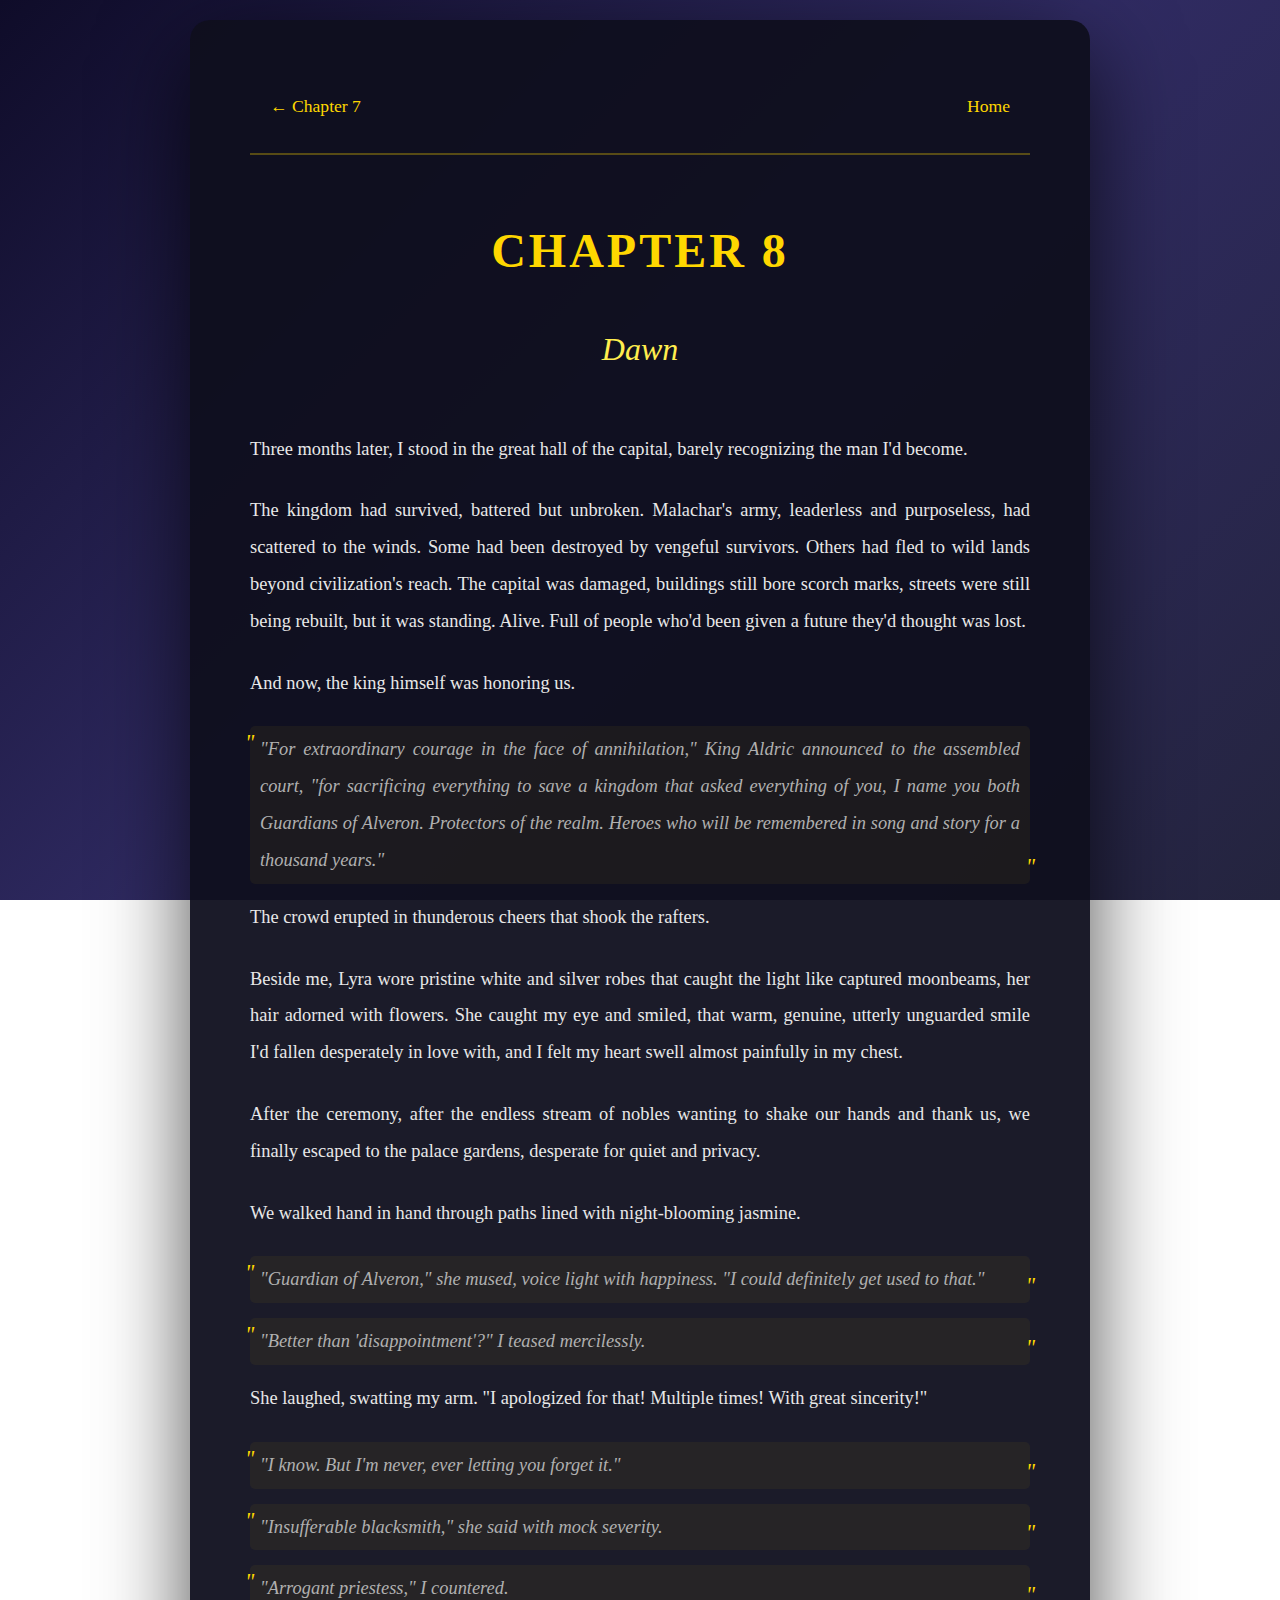
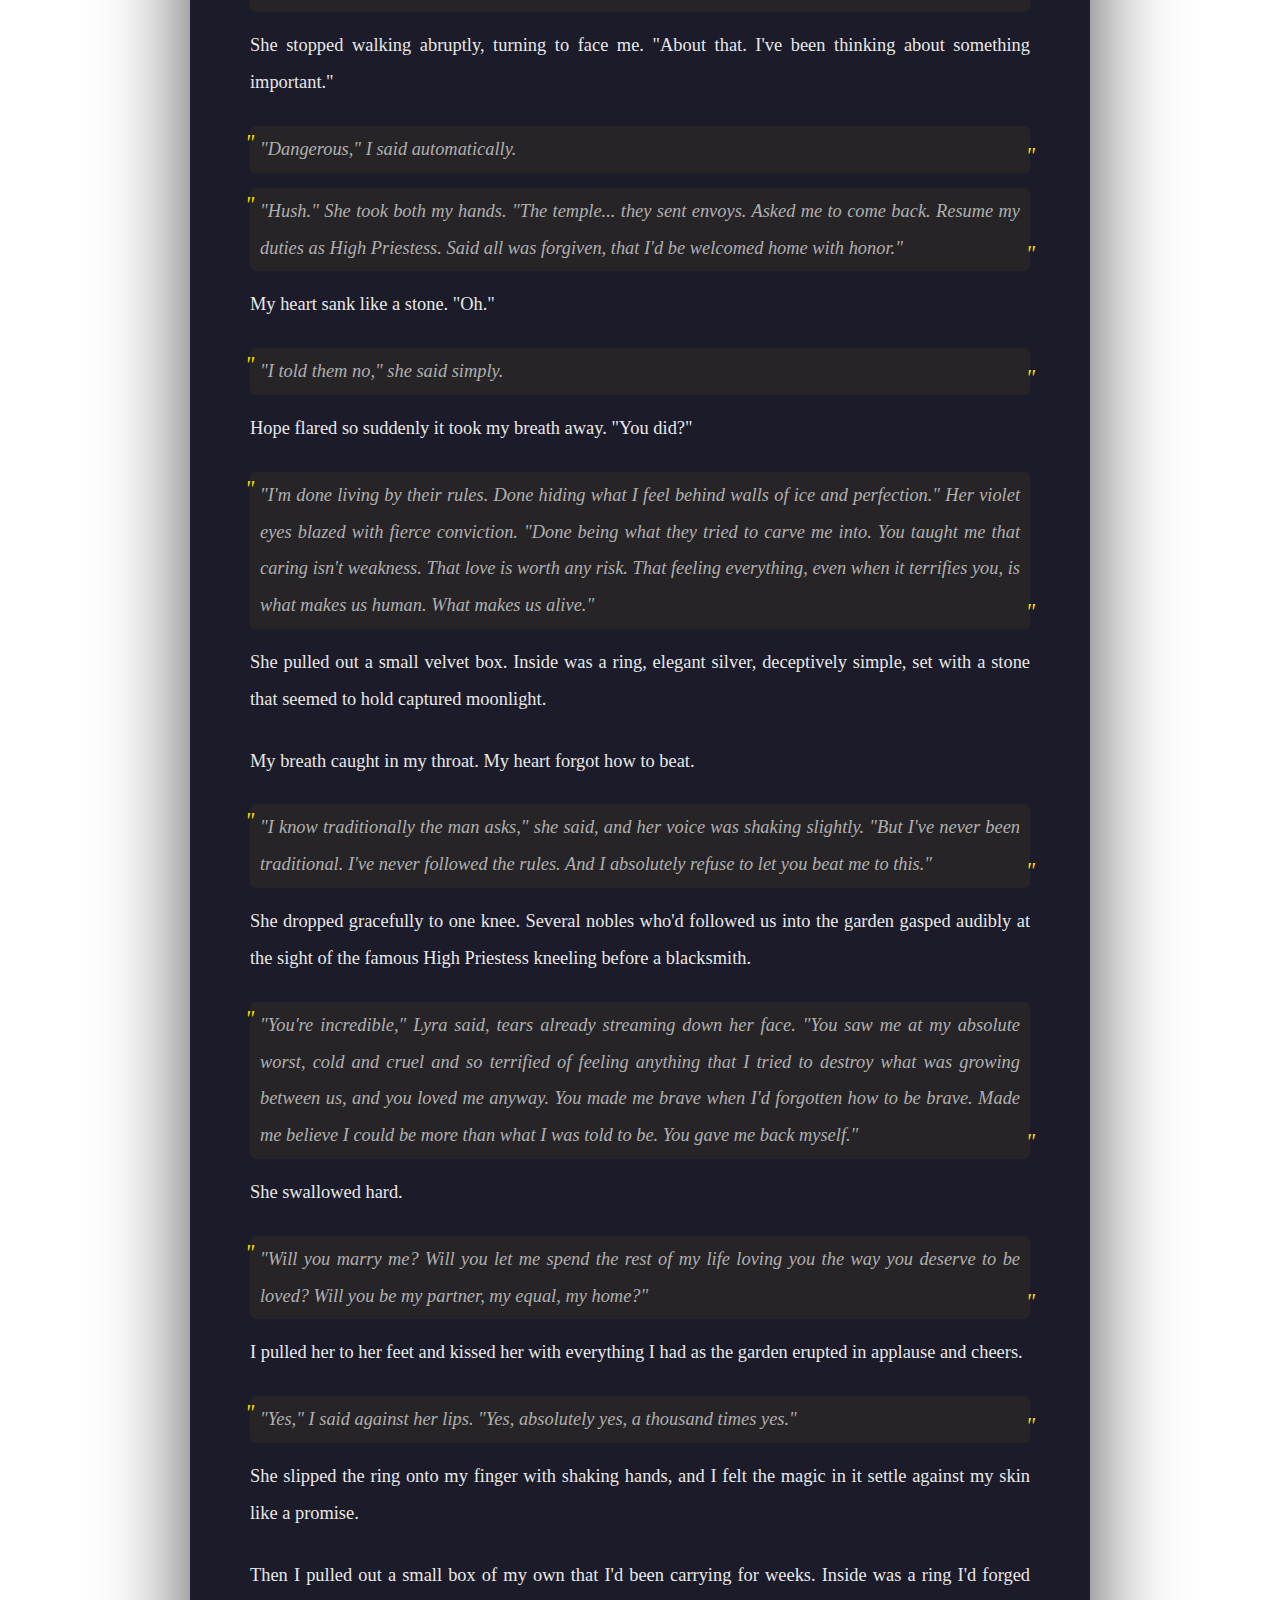
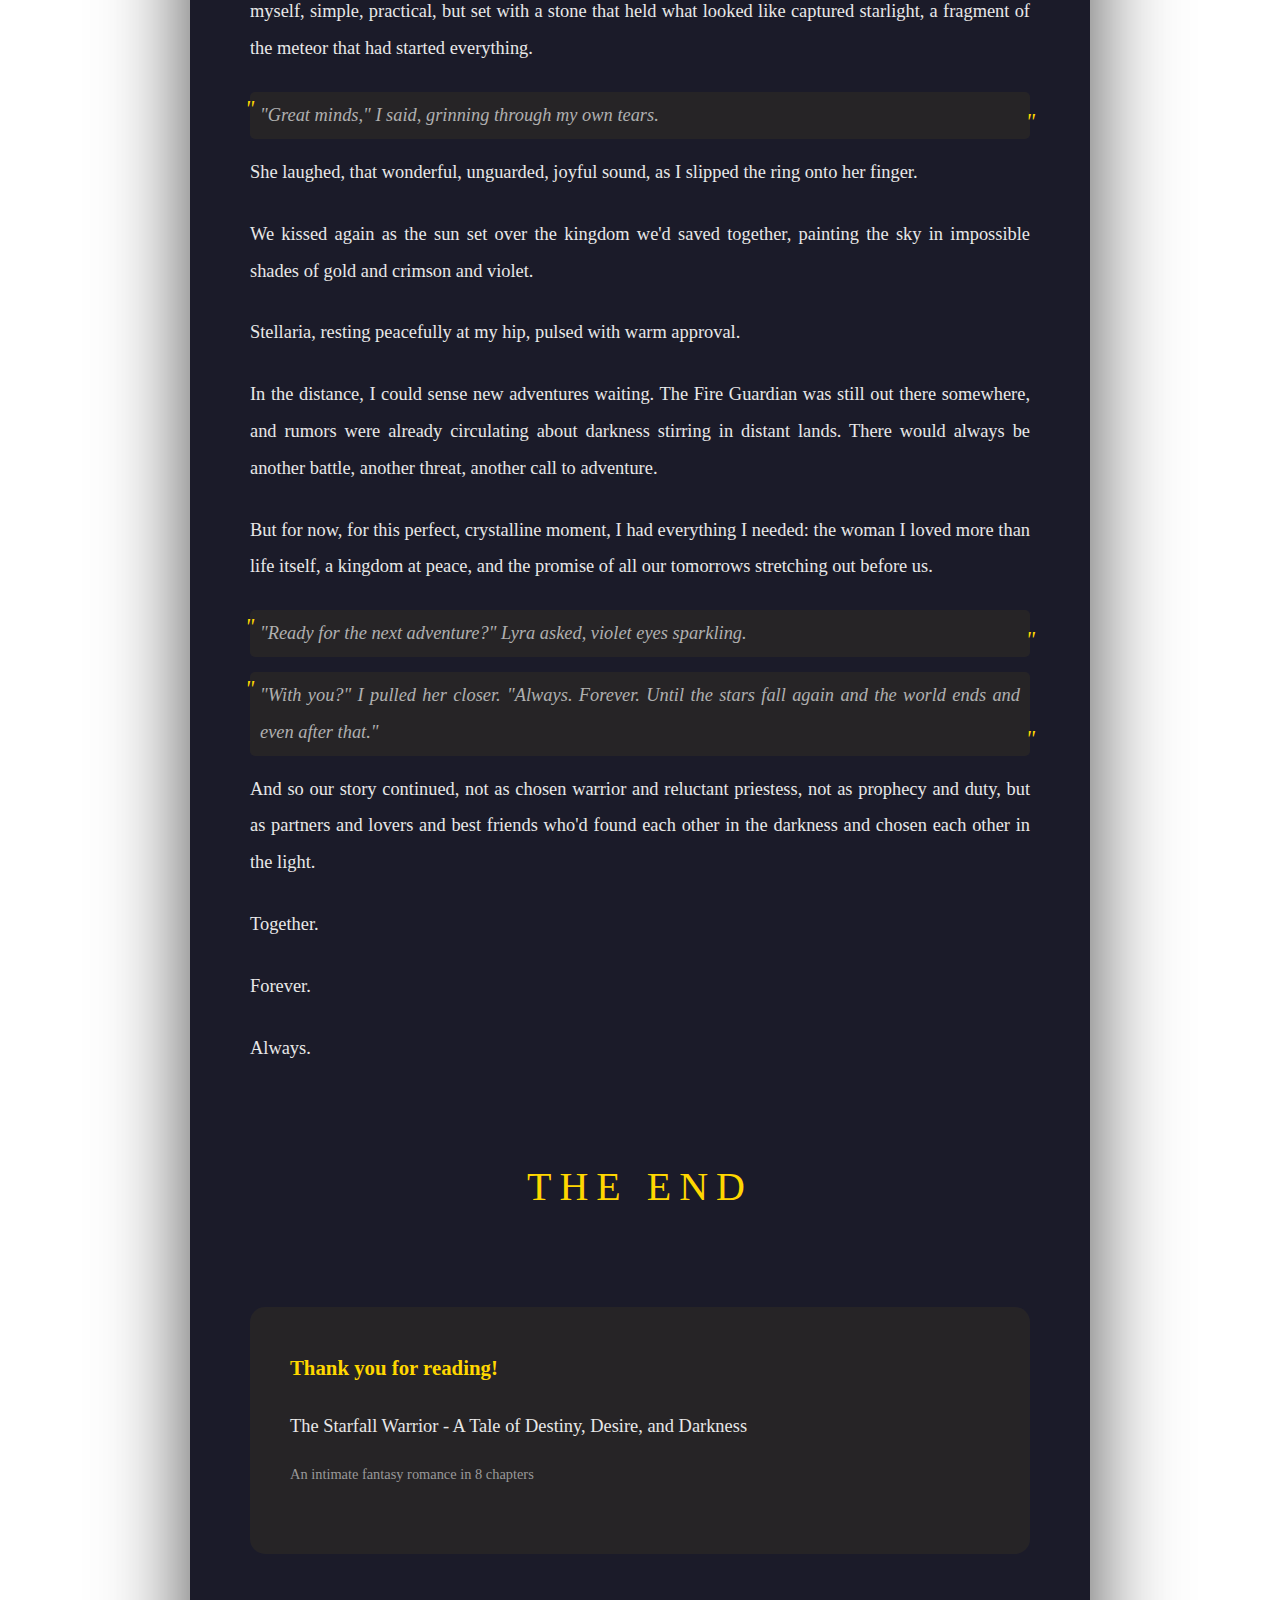
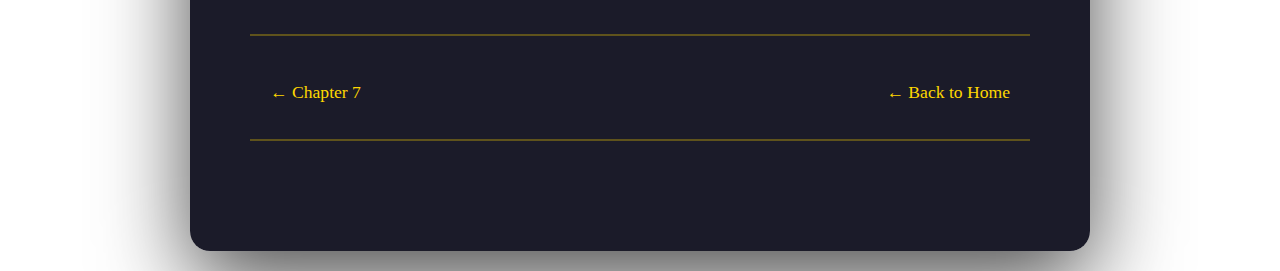
<file: chapter8.html>
<!DOCTYPE html>
<html lang="en">
<head>
    <meta charset="UTF-8">
    <meta name="viewport" content="width=device-width, initial-scale=1.0">
    <title>Chapter 8: Dawn | The Starfall Warrior</title>
    <link rel="stylesheet" href="style.css">
</head>
<body>
<div class="container">
    
    <div class="nav">
        <a href="chapter7.html">← Chapter 7</a>
        <a href="index.html">Home</a>
    </div>

    <h1>CHAPTER 8</h1>
    <p class="chapter-title">Dawn</p>

    <p>Three months later, I stood in the great hall of the capital, barely recognizing the man I'd become.</p>

    <p>The kingdom had survived, battered but unbroken. Malachar's army, leaderless and purposeless, had scattered to the winds. Some had been destroyed by vengeful survivors. Others had fled to wild lands beyond civilization's reach. The capital was damaged, buildings still bore scorch marks, streets were still being rebuilt, but it was standing. Alive. Full of people who'd been given a future they'd thought was lost.</p>

    <p>And now, the king himself was honoring us.</p>

    <p class="dialogue">"For extraordinary courage in the face of annihilation," King Aldric announced to the assembled court, "for sacrificing everything to save a kingdom that asked everything of you, I name you both Guardians of Alveron. Protectors of the realm. Heroes who will be remembered in song and story for a thousand years."</p>

    <p>The crowd erupted in thunderous cheers that shook the rafters.</p>

    <p>Beside me, Lyra wore pristine white and silver robes that caught the light like captured moonbeams, her hair adorned with flowers. She caught my eye and smiled, that warm, genuine, utterly unguarded smile I'd fallen desperately in love with, and I felt my heart swell almost painfully in my chest.</p>

    <p>After the ceremony, after the endless stream of nobles wanting to shake our hands and thank us, we finally escaped to the palace gardens, desperate for quiet and privacy.</p>

    <p>We walked hand in hand through paths lined with night-blooming jasmine.</p>

    <p class="dialogue">"Guardian of Alveron," she mused, voice light with happiness. "I could definitely get used to that."</p>

    <p class="dialogue">"Better than 'disappointment'?" I teased mercilessly.</p>

    <p>She laughed, swatting my arm. "I apologized for that! Multiple times! With great sincerity!"</p>

    <p class="dialogue">"I know. But I'm never, ever letting you forget it."</p>

    <p class="dialogue">"Insufferable blacksmith," she said with mock severity.</p>

    <p class="dialogue">"Arrogant priestess," I countered.</p>

    <p>She stopped walking abruptly, turning to face me. "About that. I've been thinking about something important."</p>

    <p class="dialogue">"Dangerous," I said automatically.</p>

    <p class="dialogue">"Hush." She took both my hands. "The temple... they sent envoys. Asked me to come back. Resume my duties as High Priestess. Said all was forgiven, that I'd be welcomed home with honor."</p>

    <p>My heart sank like a stone. "Oh."</p>

    <p class="dialogue">"I told them no," she said simply.</p>

    <p>Hope flared so suddenly it took my breath away. "You did?"</p>

    <p class="dialogue">"I'm done living by their rules. Done hiding what I feel behind walls of ice and perfection." Her violet eyes blazed with fierce conviction. "Done being what they tried to carve me into. You taught me that caring isn't weakness. That love is worth any risk. That feeling everything, even when it terrifies you, is what makes us human. What makes us <em>alive</em>."</p>

    <p>She pulled out a small velvet box. Inside was a ring, elegant silver, deceptively simple, set with a stone that seemed to hold captured moonlight.</p>

    <p>My breath caught in my throat. My heart forgot how to beat.</p>

    <p class="dialogue">"I know traditionally the man asks," she said, and her voice was shaking slightly. "But I've never been traditional. I've never followed the rules. And I absolutely refuse to let you beat me to this."</p>

    <p>She dropped gracefully to one knee. Several nobles who'd followed us into the garden gasped audibly at the sight of the famous High Priestess kneeling before a blacksmith.</p>

    <p class="dialogue">"You're incredible," Lyra said, tears already streaming down her face. "You saw me at my absolute worst, cold and cruel and so terrified of feeling anything that I tried to destroy what was growing between us, and you loved me anyway. You made me brave when I'd forgotten how to be brave. Made me believe I could be more than what I was told to be. You gave me back myself."</p>

    <p>She swallowed hard.</p>

    <p class="dialogue">"Will you marry me? Will you let me spend the rest of my life loving you the way you deserve to be loved? Will you be my partner, my equal, my home?"</p>

    <p>I pulled her to her feet and kissed her with everything I had as the garden erupted in applause and cheers.</p>

    <p class="dialogue">"Yes," I said against her lips. "Yes, absolutely yes, a thousand times yes."</p>

    <p>She slipped the ring onto my finger with shaking hands, and I felt the magic in it settle against my skin like a promise.</p>

    <p>Then I pulled out a small box of my own that I'd been carrying for weeks. Inside was a ring I'd forged myself, simple, practical, but set with a stone that held what looked like captured starlight, a fragment of the meteor that had started everything.</p>

    <p class="dialogue">"Great minds," I said, grinning through my own tears.</p>

    <p>She laughed, that wonderful, unguarded, joyful sound, as I slipped the ring onto her finger.</p>

    <p>We kissed again as the sun set over the kingdom we'd saved together, painting the sky in impossible shades of gold and crimson and violet.</p>

    <p>Stellaria, resting peacefully at my hip, pulsed with warm approval.</p>

    <p>In the distance, I could sense new adventures waiting. The Fire Guardian was still out there somewhere, and rumors were already circulating about darkness stirring in distant lands. There would always be another battle, another threat, another call to adventure.</p>

    <p>But for now, for this perfect, crystalline moment, I had everything I needed: the woman I loved more than life itself, a kingdom at peace, and the promise of all our tomorrows stretching out before us.</p>

    <p class="dialogue">"Ready for the next adventure?" Lyra asked, violet eyes sparkling.</p>

    <p class="dialogue">"With you?" I pulled her closer. "Always. Forever. Until the stars fall again and the world ends and even after that."</p>

    <p>And so our story continued, not as chosen warrior and reluctant priestess, not as prophecy and duty, but as partners and lovers and best friends who'd found each other in the darkness and chosen each other in the light.</p>

    <p>Together.</p>

    <p>Forever.</p>

    <p>Always.</p>

    <p class="the-end">THE END</p>

    <div style="text-align:center;margin:60px 0;padding:40px;background:rgba(255,215,0,0.05);border-radius:15px">
        <p style="font-size:1.3em;color:#ffd700;margin-bottom:20px"><strong>Thank you for reading!</strong></p>
        <p style="margin-bottom:15px">The Starfall Warrior - A Tale of Destiny, Desire, and Darkness</p>
        <p style="font-size:0.9em;color:#999">An intimate fantasy romance in 8 chapters</p>
    </div>

    <div class="nav" style="margin-top:80px;border-top:2px solid rgba(255,215,0,0.3);padding-top:30px">
        <a href="chapter7.html">← Chapter 7</a>
        <a href="index.html">← Back to Home</a>
    </div>

</div>
</body>
</html>
</file>
<file: index-style.css>
* {
    margin: 0;
    padding: 0;
    box-sizing: border-box;
}

body {
    font-family: serif;
    background: #000;
    color: #fff;
    overflow-x: hidden;
    position: relative;
}

/* Animated Background */
.bg-animation {
    position: fixed;
    top: 0;
    left: 0;
    width: 100%;
    height: 100%;
    background: linear-gradient(135deg, #0f0c29, #302b63, #24243e);
    z-index: -2;
}

/* Falling Stars */
.stars {
    position: fixed;
    width: 100%;
    height: 100%;
    z-index: -1;
}

.star {
    position: absolute;
    background: #fff;
    border-radius: 50%;
    animation: fall linear infinite;
}

@keyframes fall {
    0% {
        transform: translateY(-100vh) translateX(0);
        opacity: 0;
    }
    10% {
        opacity: 1;
    }
    90% {
        opacity: 1;
    }
    100% {
        transform: translateY(100vh) translateX(100px);
        opacity: 0;
    }
}

/* Hero Section */
.hero {
    min-height: 100vh;
    display: flex;
    flex-direction: column;
    justify-content: center;
    align-items: center;
    text-align: center;
    padding: 20px;
    position: relative;
}

.sword-icon {
    font-size: 8em;
    margin-bottom: 30px;
    animation: float 3s ease-in-out infinite, glow 2s ease-in-out infinite;
    filter: drop-shadow(0 0 30px rgba(255, 215, 0, 0.8));
}

@keyframes float {
    0%, 100% { transform: translateY(0px) rotate(0deg); }
    50% { transform: translateY(-30px) rotate(5deg); }
}

@keyframes glow {
    0%, 100% { filter: drop-shadow(0 0 30px rgba(255, 215, 0, 0.8)); }
    50% { filter: drop-shadow(0 0 60px rgba(255, 215, 0, 1)) brightness(1.3); }
}

h1 {
    font-family: serif;
    font-size: 6em;
    font-weight: 900;
    background: linear-gradient(135deg, #ffd700 0%, #ffed4e 50%, #ffd700 100%);
    -webkit-background-clip: text;
    -webkit-text-fill-color: transparent;
    background-clip: text;
    margin-bottom: 20px;
    letter-spacing: 10px;
    animation: titleGlow 3s ease-in-out infinite;
    text-shadow: 0 0 80px rgba(255, 215, 0, 0.5);
}

@keyframes titleGlow {
    0%, 100% { 
        filter: brightness(100%) drop-shadow(0 0 20px rgba(255, 215, 0, 0.3));
    }
    50% { 
        filter: brightness(130%) drop-shadow(0 0 40px rgba(255, 215, 0, 0.6));
    }
}

.tagline {
    font-size: 2em;
    color: #e8e8e8;
    font-style: italic;
    margin-bottom: 50px;
    opacity: 0;
    animation: fadeInUp 1s 0.5s forwards;
}

@keyframes fadeInUp {
    from {
        opacity: 0;
        transform: translateY(30px);
    }
    to {
        opacity: 1;
        transform: translateY(0);
    }
}

/* Teaser Text */
.teaser {
    max-width: 800px;
    margin: 50px auto;
    padding: 40px;
    background: rgba(15, 15, 30, 0.9);
    border-radius: 15px;
    border: 2px solid rgba(255, 215, 0, 0.3);
    box-shadow: 0 20px 60px rgba(0, 0, 0, 0.8), inset 0 0 50px rgba(255, 215, 0, 0.05);
    opacity: 0;
    animation: fadeInUp 1s 1s forwards;
}

.teaser p {
    font-size: 1.4em;
    line-height: 1.8;
    margin-bottom: 25px;
    color: #d8d8d8;
    text-align: center;
}

.teaser .emphasis {
    color: #ffd700;
    font-style: italic;
    font-weight: 600;
}

/* CTA Button */
.cta-button {
    display: inline-block;
    margin-top: 30px;
    padding: 20px 60px;
    font-family: serif;
    font-size: 1.4em;
    font-weight: 700;
    color: #000;
    background: linear-gradient(135deg, #ffd700, #ffed4e);
    border: none;
    border-radius: 50px;
    cursor: pointer;
    text-decoration: none;
    letter-spacing: 3px;
    transition: all 0.3s ease;
    box-shadow: 0 10px 30px rgba(255, 215, 0, 0.4);
    animation: pulse 2s ease-in-out infinite;
}

@keyframes pulse {
    0%, 100% {
        transform: scale(1);
        box-shadow: 0 10px 30px rgba(255, 215, 0, 0.4);
    }
    50% {
        transform: scale(1.05);
        box-shadow: 0 15px 50px rgba(255, 215, 0, 0.6);
    }
}

.cta-button:hover {
    transform: scale(1.1) !important;
    box-shadow: 0 20px 60px rgba(255, 215, 0, 0.8) !important;
    animation: none;
}

/* Quote Section */
.quote-section {
    padding: 100px 20px;
    text-align: center;
}

.quote {
    max-width: 900px;
    margin: 0 auto;
    font-size: 2em;
    font-style: italic;
    color: #ffd700;
    line-height: 1.6;
    padding: 40px;
    border-top: 3px solid rgba(255, 215, 0, 0.3);
    border-bottom: 3px solid rgba(255, 215, 0, 0.3);
}

/* Warning Section */
.warning {
    max-width: 700px;
    margin: 80px auto;
    padding: 30px;
    background: rgba(255, 50, 50, 0.1);
    border: 2px solid rgba(255, 50, 50, 0.3);
    border-radius: 10px;
    text-align: center;
}

.warning p {
    font-size: 1.2em;
    color: #ffaaaa;
    margin-bottom: 15px;
}

/* Footer */
footer {
    text-align: center;
    padding: 40px 20px;
    font-size: 1.1em;
    color: #888;
}

/* Responsive */
@media (max-width: 768px) {
    h1 {
        font-size: 4em;
        letter-spacing: 5px;
    }
    .sword-icon {
        font-size: 5em;
    }
    .tagline {
        font-size: 1.8em;
    }
    .teaser p {
        font-size: 1.4em;
        line-height: 2;
    }
    .quote {
        font-size: 1.8em;
    }
    .hero {
        padding: 10px;
    }
    .teaser {
        padding: 20px;
        margin: 30px auto;
    }
    .quote-section {
        padding: 50px 10px;
    }
    .warning {
        margin: 40px auto;
        padding: 20px;
    }
    footer {
        padding: 20px 10px;
    }
}
</file>
<file: style.css>
* {
    margin: 0;
    padding: 0;
    box-sizing: border-box;
}
body {
    font-family: serif;
    background: linear-gradient(135deg, #0f0c29, #302b63, #24243e);
    background-attachment: fixed;
    color: #e8e8e8;
    line-height: 1.9;
    padding: 20px;
}
.container {
    max-width: 900px;
    margin: 0 auto;
    background: rgba(15, 15, 30, 0.95);
    padding: 60px;
    border-radius: 20px;
    box-shadow: 0 30px 90px rgba(0, 0, 0, 0.7);
}
.nav {
    display: flex;
    justify-content: space-between;
    margin-bottom: 50px;
    padding-bottom: 20px;
    border-bottom: 2px solid rgba(255, 215, 0, 0.3);
}
.nav a {
    color: #ffd700;
    text-decoration: none;
    font-family: serif;
    font-size: 1.1em;
    transition: all 0.3s;
    padding: 10px 20px;
    border-radius: 5px;
}
.nav a:hover {
    background: rgba(255, 215, 0, 0.2);
    transform: scale(1.05);
}
h1 {
    font-family: serif;
    font-size: 3em;
    color: #ffd700;
    text-align: center;
    margin-bottom: 20px;
    letter-spacing: 3px;
}
.chapter-title {
    font-size: 2em;
    color: #ffed4e;
    text-align: center;
    font-style: italic;
    margin-bottom: 50px;
}
h3 {
    font-family: serif;
    font-size: 1.8em;
    color: #ffed4e;
    margin: 50px 0 25px;
    font-style: italic;
}
p {
    margin-bottom: 25px;
    font-size: 1.15em;
    text-align: justify;
    line-height: 2;
}
.emphasis {
    font-style: italic;
    color: #ffd700;
    font-weight: 600;
}
.dialogue {
    font-style: italic;
    color: #b0b0b0;
    margin: 15px 0;
    padding: 5px 10px;
    background: rgba(255, 215, 0, 0.05);
    border-radius: 5px;
    position: relative;
}
.dialogue::before {
    content: '"';
    color: #ffd700;
    font-size: 1.2em;
    position: absolute;
    left: -5px;
    top: -5px;
}
.dialogue::after {
    content: '"';
    color: #ffd700;
    font-size: 1.2em;
    position: absolute;
    right: -5px;
    bottom: -5px;
}
.internal-thought {
    font-style: italic;
    color: #9999ff;
    opacity: 0.95;
}
.dramatic {
    font-family: serif;
    font-weight: 700;
    font-size: 1.4em;
    color: #ffed4e;
    text-align: center;
    margin: 50px 0;
    letter-spacing: 5px;
    text-transform: uppercase;
}
.intimate-scene {
    background: linear-gradient(135deg, rgba(255, 215, 0, 0.1), rgba(255, 215, 0, 0.05));
    padding: 40px;
    border-left: 6px solid #ffd700;
    margin: 50px 0;
    border-radius: 10px;
}
.the-end {
    font-family: serif;
    font-size: 2.5em;
    color: #ffd700;
    text-align: center;
    margin: 80px 0;
    letter-spacing: 8px;
}
@media (max-width: 768px) {
    .container {
        padding: 20px;
    }
    h1 {
        font-size: 2.5em;
    }
    .chapter-title {
        font-size: 1.8em;
    }
    h3 {
        font-size: 1.6em;
    }
    p {
        font-size: 1.2em;
        line-height: 2.1;
    }
    .dialogue {
        margin: 10px 0;
        padding: 5px 8px;
    }
    .nav {
        flex-direction: column;
        gap: 10px;
    }
    .intimate-scene {
        padding: 20px;
        margin: 30px 0;
    }
    .the-end {
        font-size: 2em;
        margin: 50px 0;
    }
}
</file>
